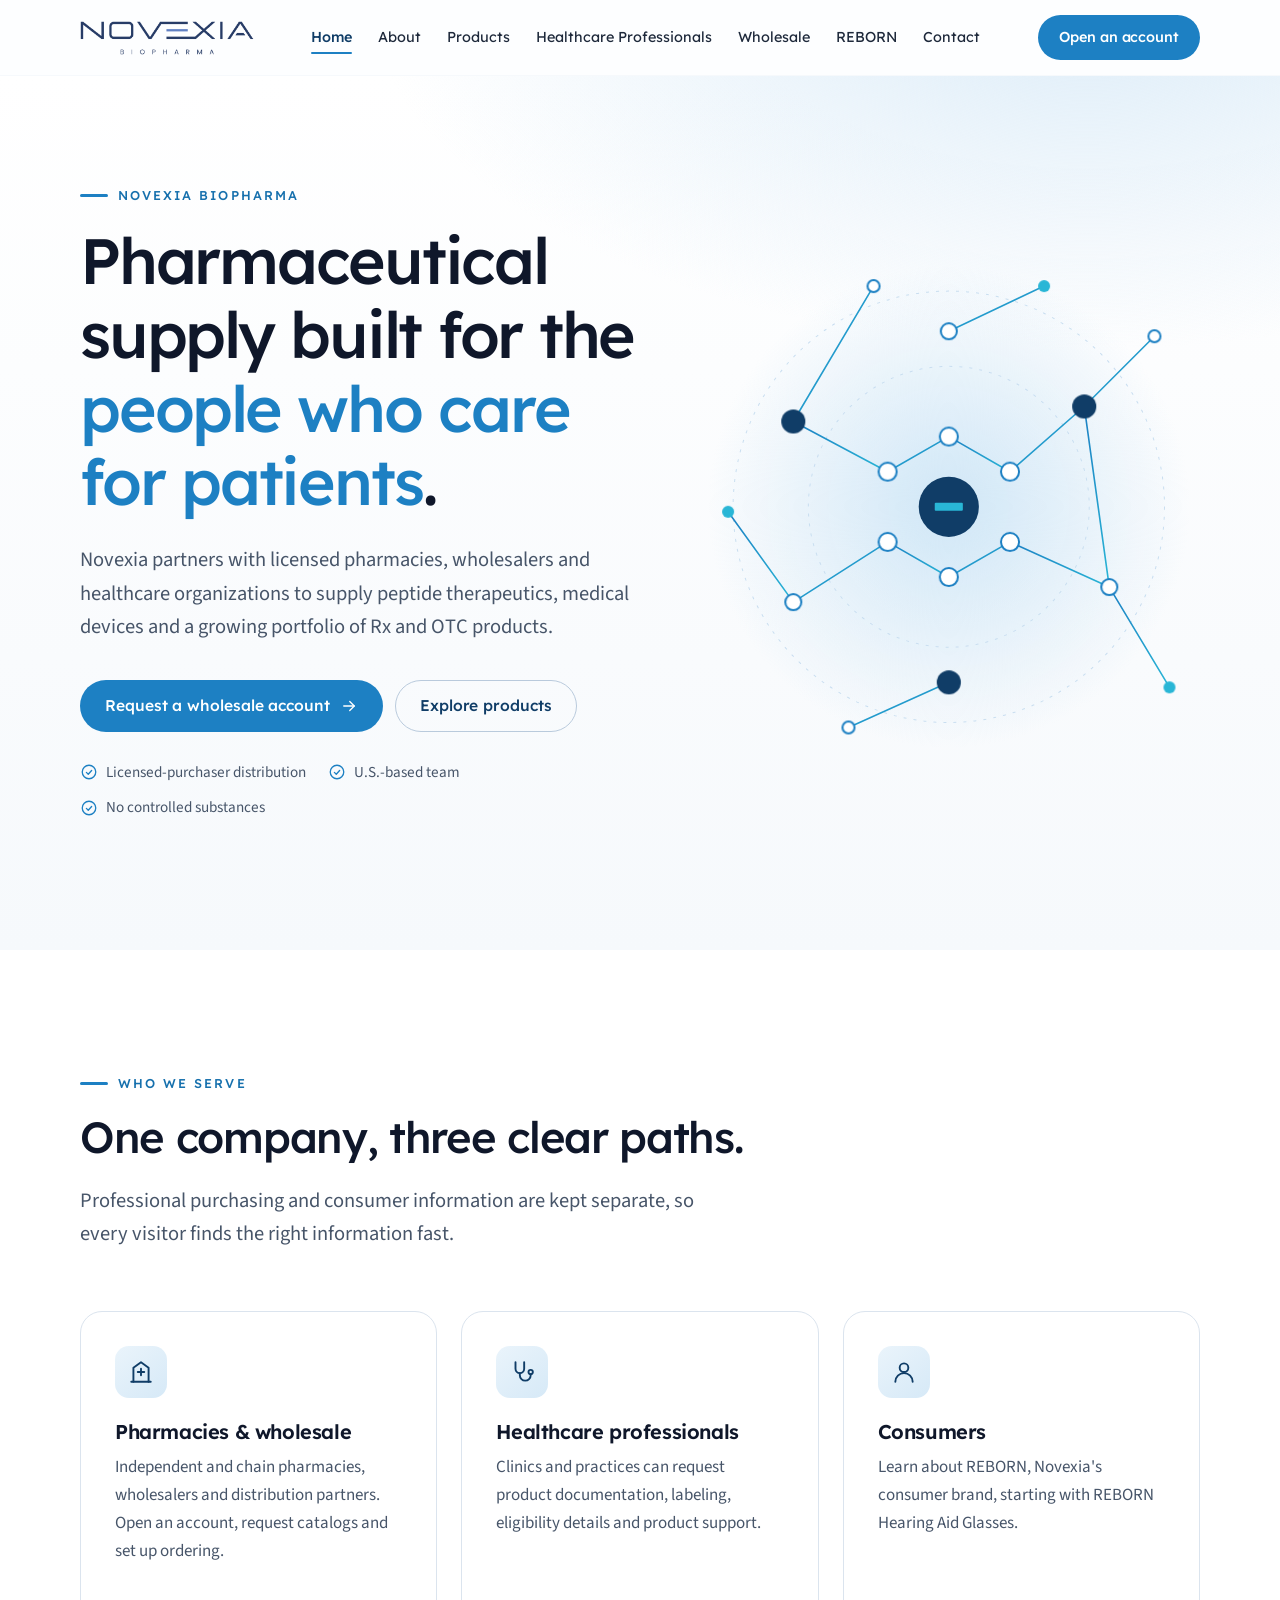
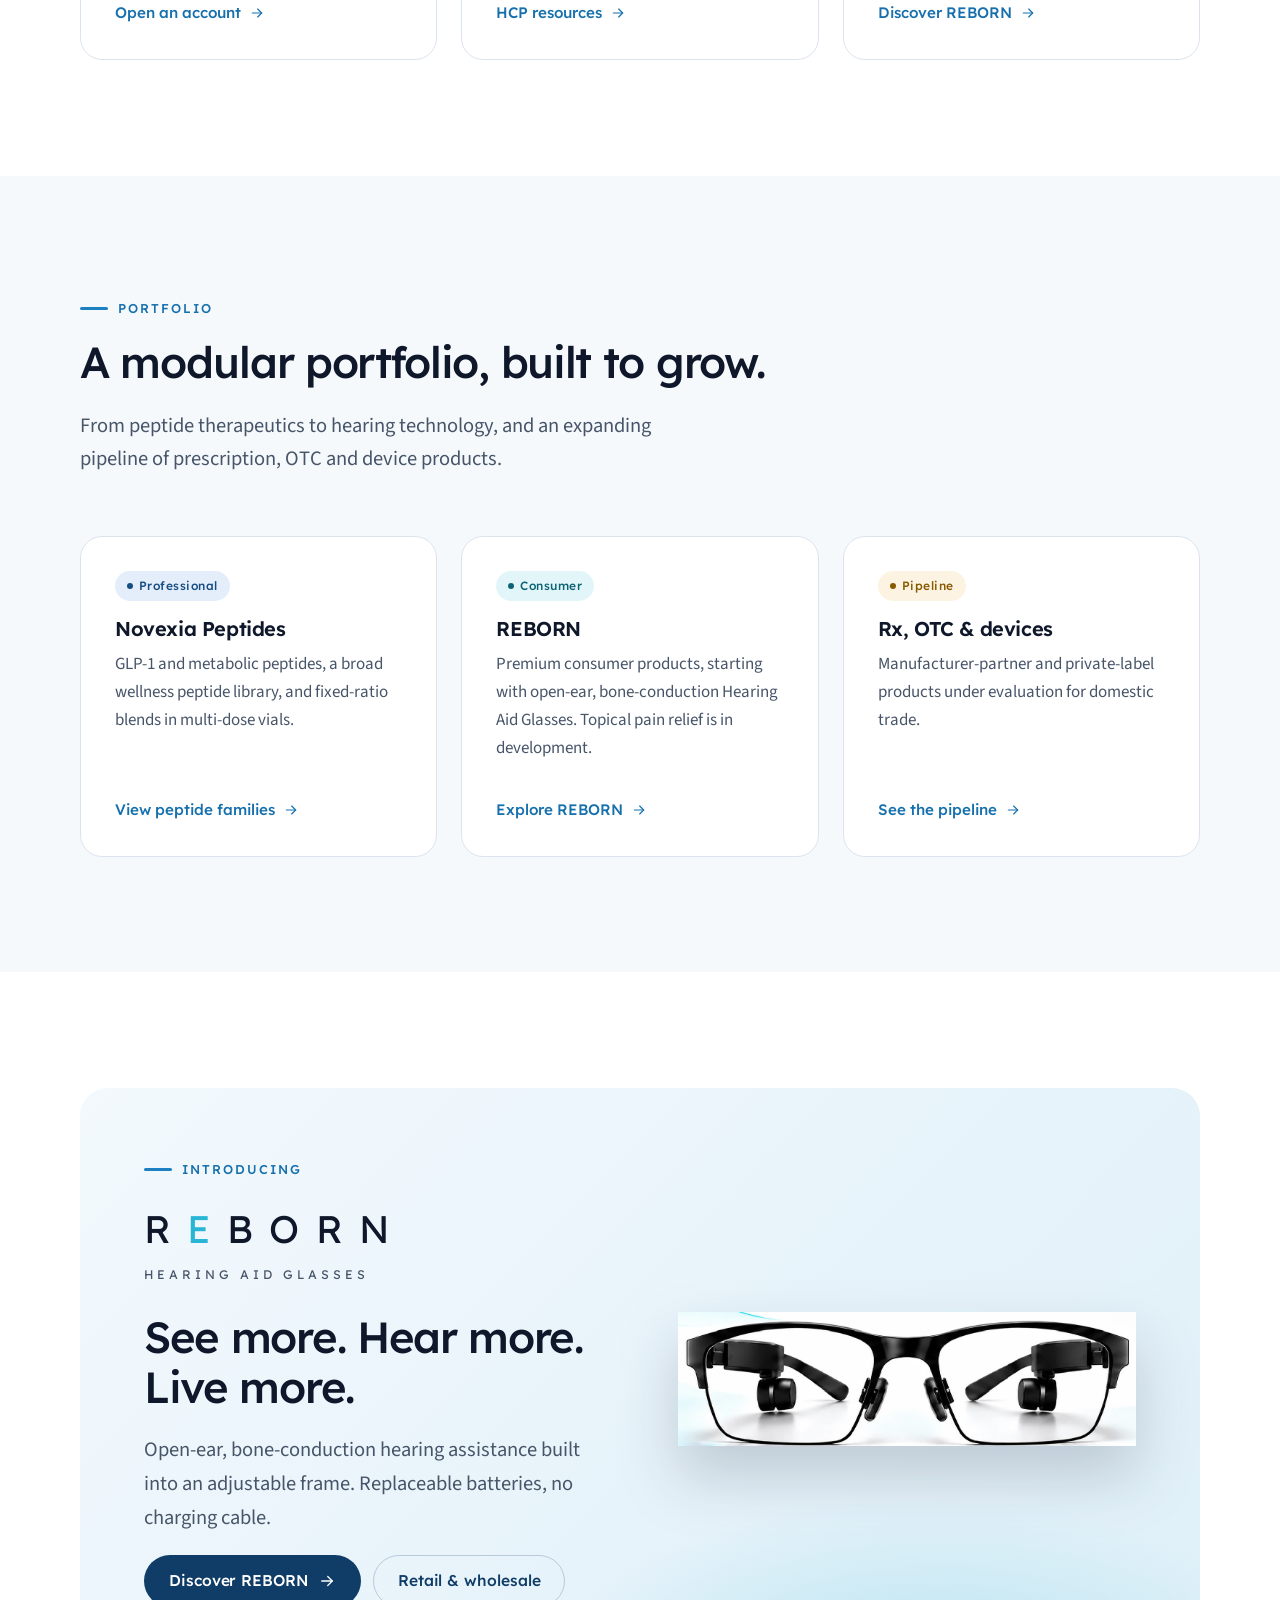
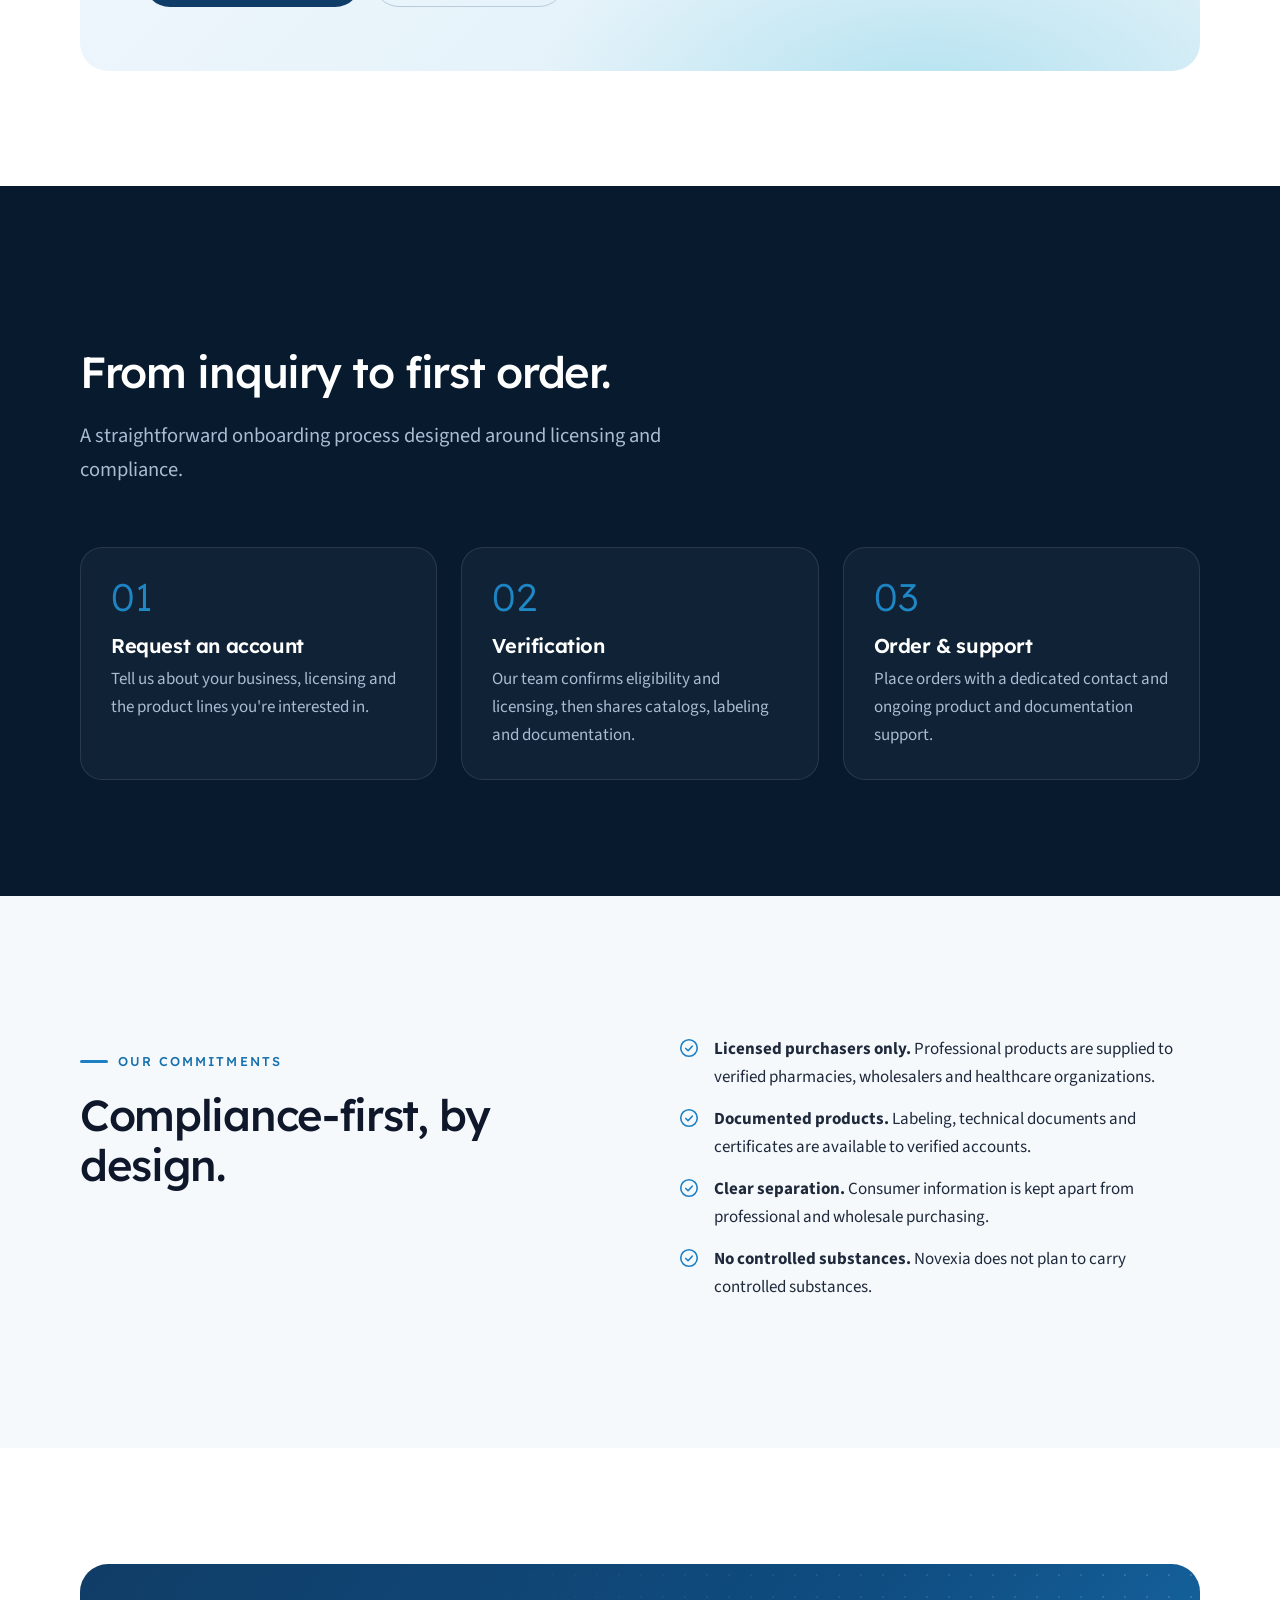
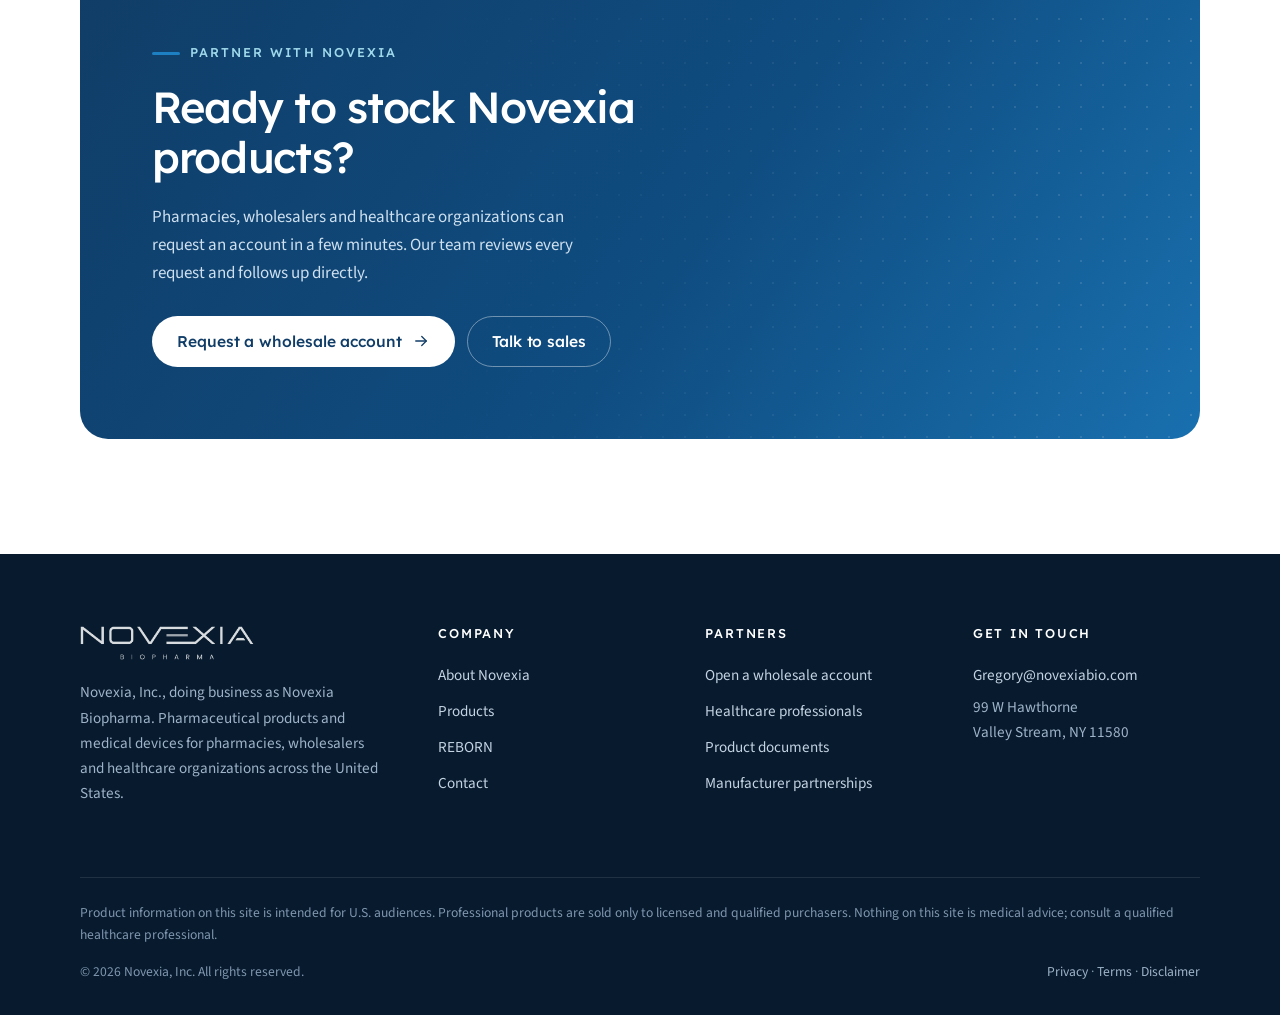
<file: index.html>
<!doctype html>
<html lang="en">
<head>
<meta charset="utf-8">
<meta name="viewport" content="width=device-width, initial-scale=1">
<title>Novexia Biopharma | Pharmaceutical Supply for Pharmacies & Healthcare</title>
<meta name="description" content="Novexia Biopharma supplies peptide therapeutics, medical devices and Rx/OTC products to licensed pharmacies, wholesalers and healthcare organizations.">
<meta name="theme-color" content="#103d67">
<meta property="og:title" content="Novexia Biopharma | Pharmaceutical Supply for Pharmacies & Healthcare">
<meta property="og:description" content="Novexia Biopharma supplies peptide therapeutics, medical devices and Rx/OTC products to licensed pharmacies, wholesalers and healthcare organizations.">
<meta property="og:type" content="website">
<meta property="og:site_name" content="Novexia Biopharma">
<link rel="icon" href="assets/img/favicon.svg" type="image/svg+xml">
<link rel="preconnect" href="https://fonts.googleapis.com"><link rel="preconnect" href="https://fonts.gstatic.com" crossorigin><link rel="stylesheet" href="https://fonts.googleapis.com/css2?family=Lexend:wght@300;400;500;600&family=Source+Sans+3:wght@400;600&display=swap">
<link rel="stylesheet" href="assets/css/styles.css">
</head>
<body>
<a class="skip-link" href="#main">Skip to content</a>
<header class="site-header">
  <div class="container header-inner">
    <a class="brand" href="index.html" aria-label="Novexia Biopharma home"><img src="assets/img/novexia-logo.png" alt="Novexia Biopharma" width="1200" height="235"></a>
    <nav class="primary-nav" id="primary-nav" aria-label="Main">
      <ul><li><a href="index.html" aria-current="page">Home</a></li><li><a href="about.html">About</a></li><li><a href="products.html">Products</a></li><li><a href="hcp.html">Healthcare Professionals</a></li><li><a href="wholesale.html">Wholesale</a></li><li><a href="reborn.html">REBORN</a></li><li><a href="contact.html">Contact</a></li></ul>
      <div class="mobile-nav-cta"><a class="btn btn--blue" href="wholesale.html">Open a wholesale account <svg viewBox="0 0 24 24" fill="none" stroke="currentColor" stroke-width="1.75" stroke-linecap="round" stroke-linejoin="round" aria-hidden="true"><path d="M5 12h14"/><path d="m13 6 6 6-6 6"/></svg></a><a class="btn btn--ghost" href="contact.html">Contact sales</a></div>
    </nav>
    <div class="header-cta">
      <a class="btn btn--blue" href="wholesale.html">Open an account</a>
      <button class="menu-toggle" type="button" aria-controls="primary-nav" aria-expanded="false" aria-label="Open menu"><span></span></button>
    </div>
  </div>
  <div class="scroll-progress" aria-hidden="true"></div>
</header>
<main id="main">
<section class="hero">
  <div class="container hero-grid">
    <div class="hero-copy">
      <p class="eyebrow">Novexia Biopharma</p>
      <h1>Pharmaceutical supply built for the <span class="accent">people who care for patients</span>.</h1>
      <p class="lead">Novexia partners with licensed pharmacies, wholesalers and healthcare organizations to supply peptide therapeutics, medical devices and a growing portfolio of Rx and OTC products.</p>
      <div class="btn-row"><a class="btn btn--blue" href="wholesale.html">Request a wholesale account <svg viewBox="0 0 24 24" fill="none" stroke="currentColor" stroke-width="1.75" stroke-linecap="round" stroke-linejoin="round" aria-hidden="true"><path d="M5 12h14"/><path d="m13 6 6 6-6 6"/></svg></a><a class="btn btn--ghost" href="products.html">Explore products</a></div>
      <ul class="hero-note"><li><svg viewBox="0 0 24 24" fill="none" stroke="currentColor" stroke-width="1.75" stroke-linecap="round" stroke-linejoin="round" aria-hidden="true"><circle cx="12" cy="12" r="9"/><path d="m8.5 12.5 2.5 2.5 4.5-5"/></svg>Licensed-purchaser distribution</li><li><svg viewBox="0 0 24 24" fill="none" stroke="currentColor" stroke-width="1.75" stroke-linecap="round" stroke-linejoin="round" aria-hidden="true"><circle cx="12" cy="12" r="9"/><path d="m8.5 12.5 2.5 2.5 4.5-5"/></svg>U.S.-based team</li><li><svg viewBox="0 0 24 24" fill="none" stroke="currentColor" stroke-width="1.75" stroke-linecap="round" stroke-linejoin="round" aria-hidden="true"><circle cx="12" cy="12" r="9"/><path d="m8.5 12.5 2.5 2.5 4.5-5"/></svg>No controlled substances</li></ul>
    </div>
    <div class="hero-visual"><svg viewBox="0 0 500 500" role="img" aria-label="Abstract illustration of a peptide molecule">
  <defs>
    <linearGradient id="lineGrad" x1="0" y1="0" x2="1" y2="1"><stop offset="0" stop-color="#1d80c3"/><stop offset="1" stop-color="#29b6d6"/></linearGradient>
    <radialGradient id="glowGrad"><stop offset="0" stop-color="#cfe6f6"/><stop offset="1" stop-color="#cfe6f6" stop-opacity="0"/></radialGradient>
  </defs>
  <circle class="mol-glow" cx="250" cy="250" r="240"/>
  <circle class="mol-ring" cx="250" cy="250" r="215"/>
  <circle class="mol-ring mol-ring--rev" cx="250" cy="250" r="140"/>
  <path class="mol-line" style="--i:0" d="M311 215L311 285"/><path class="mol-line" style="--i:1" d="M311 285L250 320"/><path class="mol-line" style="--i:2" d="M250 320L189 285"/><path class="mol-line" style="--i:3" d="M189 285L189 215"/><path class="mol-line" style="--i:4" d="M189 215L250 180"/><path class="mol-line" style="--i:5" d="M250 180L311 215"/><path class="mol-line" style="--i:6" d="M311 215L385 150"/><path class="mol-line" style="--i:7" d="M311 285L410 330"/><path class="mol-line" style="--i:8" d="M250 320L250 425"/><path class="mol-line" style="--i:9" d="M189 285L95 345"/><path class="mol-line" style="--i:10" d="M189 215L95 165"/><path class="mol-line" style="--i:11" d="M250 180L250 75"/><path class="mol-line" style="--i:12" d="M385 150L455 80"/><path class="mol-line" style="--i:13" d="M410 330L470 430"/><path class="mol-line" style="--i:14" d="M250 425L150 470"/><path class="mol-line" style="--i:15" d="M95 345L30 255"/><path class="mol-line" style="--i:16" d="M95 165L175 30"/><path class="mol-line" style="--i:17" d="M250 75L345 30"/><path class="mol-line" style="--i:18" d="M385 150L410 330"/><path class="mol-line" style="--i:19" d="M95 345L95 165"/>
  <circle class="mol-pulse" cx="250" cy="250" r="34"/>
  <circle cx="250" cy="250" r="30" fill="#103d67"/>
  <rect x="236" y="246" width="28" height="8" rx="1" fill="#29b6d6"/>
  <circle class="mol-node" style="--i:0" cx="311" cy="215" r="9"/><circle class="mol-node" style="--i:1" cx="311" cy="285" r="9"/><circle class="mol-node" style="--i:2" cx="250" cy="320" r="9"/><circle class="mol-node" style="--i:3" cx="189" cy="285" r="9"/><circle class="mol-node" style="--i:4" cx="189" cy="215" r="9"/><circle class="mol-node" style="--i:5" cx="250" cy="180" r="9"/><circle class="mol-node--core" style="--i:6" cx="385" cy="150" r="12"/><circle class="mol-node" style="--i:7" cx="410" cy="330" r="8"/><circle class="mol-node--core" style="--i:8" cx="250" cy="425" r="12"/><circle class="mol-node" style="--i:9" cx="95" cy="345" r="8"/><circle class="mol-node--core" style="--i:10" cx="95" cy="165" r="12"/><circle class="mol-node" style="--i:11" cx="250" cy="75" r="8"/><circle class="mol-node" style="--i:12" cx="455" cy="80" r="6"/><circle class="mol-node--accent" style="--i:13" cx="470" cy="430" r="6"/><circle class="mol-node" style="--i:14" cx="150" cy="470" r="6"/><circle class="mol-node--accent" style="--i:15" cx="30" cy="255" r="6"/><circle class="mol-node" style="--i:16" cx="175" cy="30" r="6"/><circle class="mol-node--accent" style="--i:17" cx="345" cy="30" r="6"/>
</svg></div>
  </div>
</section>

<section class="section section--white audience" aria-labelledby="who">
  <div class="container">
    <div class="section-head">
      <p class="eyebrow reveal">Who we serve</p>
      <h2 id="who" class="reveal" style="--d:1">One company, three clear paths.</h2>
      <p class="lead reveal" style="--d:2">Professional purchasing and consumer information are kept separate, so every visitor finds the right information fast.</p>
    </div>
    <div class="grid grid-3">
      <a class="card card--link reveal" href="wholesale.html"><div class="card-icon"><svg viewBox="0 0 24 24" fill="none" stroke="currentColor" stroke-width="1.75" stroke-linecap="round" stroke-linejoin="round" aria-hidden="true"><path d="M3 21h18"/><path d="M5 21V8l7-5 7 5v13"/><path d="M12 9v6M9 12h6"/></svg></div><h3>Pharmacies &amp; wholesale</h3><p>Independent and chain pharmacies, wholesalers and distribution partners. Open an account, request catalogs and set up ordering.</p><span class="link-arrow">Open an account <svg viewBox="0 0 24 24" fill="none" stroke="currentColor" stroke-width="1.75" stroke-linecap="round" stroke-linejoin="round" aria-hidden="true"><path d="M5 12h14"/><path d="m13 6 6 6-6 6"/></svg></span></a>
      <a class="card card--link reveal" style="--d:1" href="hcp.html"><div class="card-icon"><svg viewBox="0 0 24 24" fill="none" stroke="currentColor" stroke-width="1.75" stroke-linecap="round" stroke-linejoin="round" aria-hidden="true"><path d="M6 3v6a4 4 0 0 0 8 0V3"/><path d="M10 13v2a5 5 0 0 0 10 0v-1"/><circle cx="20" cy="12" r="2"/></svg></div><h3>Healthcare professionals</h3><p>Clinics and practices can request product documentation, labeling, eligibility details and product support.</p><span class="link-arrow">HCP resources <svg viewBox="0 0 24 24" fill="none" stroke="currentColor" stroke-width="1.75" stroke-linecap="round" stroke-linejoin="round" aria-hidden="true"><path d="M5 12h14"/><path d="m13 6 6 6-6 6"/></svg></span></a>
      <a class="card card--link reveal" style="--d:2" href="reborn.html"><div class="card-icon"><svg viewBox="0 0 24 24" fill="none" stroke="currentColor" stroke-width="1.75" stroke-linecap="round" stroke-linejoin="round" aria-hidden="true"><circle cx="12" cy="8" r="4"/><path d="M4 21a8 8 0 0 1 16 0"/></svg></div><h3>Consumers</h3><p>Learn about REBORN, Novexia's consumer brand, starting with REBORN Hearing Aid Glasses.</p><span class="link-arrow">Discover REBORN <svg viewBox="0 0 24 24" fill="none" stroke="currentColor" stroke-width="1.75" stroke-linecap="round" stroke-linejoin="round" aria-hidden="true"><path d="M5 12h14"/><path d="m13 6 6 6-6 6"/></svg></span></a>
    </div>
  </div>
</section>

<section class="section" aria-labelledby="portfolio">
  <div class="container">
    <div class="section-head">
      <p class="eyebrow reveal">Portfolio</p>
      <h2 id="portfolio" class="reveal" style="--d:1">A modular portfolio, built to grow.</h2>
      <p class="lead reveal" style="--d:2">From peptide therapeutics to hearing technology, and an expanding pipeline of prescription, OTC and device products.</p>
    </div>
    <div class="grid grid-3">
      <a class="card card--link reveal" href="products.html?filter=pro"><span class="tag tag--pro">Professional</span><h3>Novexia Peptides</h3><p>GLP-1 and metabolic peptides, a broad wellness peptide library, and fixed-ratio blends in multi-dose vials.</p><span class="link-arrow">View peptide families <svg viewBox="0 0 24 24" fill="none" stroke="currentColor" stroke-width="1.75" stroke-linecap="round" stroke-linejoin="round" aria-hidden="true"><path d="M5 12h14"/><path d="m13 6 6 6-6 6"/></svg></span></a>
      <a class="card card--link reveal" style="--d:1" href="reborn.html"><span class="tag tag--consumer">Consumer</span><h3>REBORN</h3><p>Premium consumer products, starting with open-ear, bone-conduction Hearing Aid Glasses. Topical pain relief is in development.</p><span class="link-arrow">Explore REBORN <svg viewBox="0 0 24 24" fill="none" stroke="currentColor" stroke-width="1.75" stroke-linecap="round" stroke-linejoin="round" aria-hidden="true"><path d="M5 12h14"/><path d="m13 6 6 6-6 6"/></svg></span></a>
      <a class="card card--link reveal" style="--d:2" href="products.html?filter=pipeline"><span class="tag tag--pipeline">Pipeline</span><h3>Rx, OTC &amp; devices</h3><p>Manufacturer-partner and private-label products under evaluation for domestic trade.</p><span class="link-arrow">See the pipeline <svg viewBox="0 0 24 24" fill="none" stroke="currentColor" stroke-width="1.75" stroke-linecap="round" stroke-linejoin="round" aria-hidden="true"><path d="M5 12h14"/><path d="m13 6 6 6-6 6"/></svg></span></a>
    </div>
  </div>
</section>

<section class="section section--white" aria-labelledby="reborn-h">
  <div class="container">
    <div class="reborn-band">
      <div class="split">
        <div>
          <p class="eyebrow reveal">Introducing</p>
          <p class="reborn-wordmark reveal" aria-hidden="true">R<span class="e">E</span>BORN</p>
          <p class="reborn-sub reveal">Hearing Aid Glasses</p>
          <h2 id="reborn-h" class="reveal" style="--d:1">See more. Hear more. Live more.</h2>
          <p class="lead reveal" style="--d:2">Open-ear, bone-conduction hearing assistance built into an adjustable frame. Replaceable batteries, no charging cable.</p>
          <div class="btn-row reveal" style="--d:3"><a class="btn" href="reborn.html">Discover REBORN <svg viewBox="0 0 24 24" fill="none" stroke="currentColor" stroke-width="1.75" stroke-linecap="round" stroke-linejoin="round" aria-hidden="true"><path d="M5 12h14"/><path d="m13 6 6 6-6 6"/></svg></a><a class="btn btn--ghost" href="wholesale.html">Retail &amp; wholesale</a></div>
        </div>
        <div class="reborn-img"><picture><source srcset="assets/img/reborn-glasses.webp" type="image/webp"><img src="assets/img/reborn-glasses.jpg" alt="REBORN Hearing Aid Glasses in matte black with bone-conduction modules on each temple" width="1261" height="370" loading="lazy" decoding="async"></picture></div>
      </div>
    </div>
  </div>
</section>

<section class="section section--dark" aria-labelledby="how">
  <div class="container">
    <div class="section-head">
      <p class="eyebrow reveal">How partnering works</p>
      <h2 id="how" class="reveal" style="--d:1">From inquiry to first order.</h2>
      <p class="lead reveal" style="--d:2">A straightforward onboarding process designed around licensing and compliance.</p>
    </div>
    <ol class="steps">
      <li class="reveal"><h3>Request an account</h3><p>Tell us about your business, licensing and the product lines you're interested in.</p></li>
      <li class="reveal" style="--d:1"><h3>Verification</h3><p>Our team confirms eligibility and licensing, then shares catalogs, labeling and documentation.</p></li>
      <li class="reveal" style="--d:2"><h3>Order &amp; support</h3><p>Place orders with a dedicated contact and ongoing product and documentation support.</p></li>
    </ol>
  </div>
</section>

<section class="section" aria-labelledby="commit">
  <div class="container split">
    <div>
      <p class="eyebrow reveal">Our commitments</p>
      <h2 id="commit" class="reveal" style="--d:1">Compliance-first, by design.</h2>
      <p class="lead reveal" style="--d:2">We'd rather show you accurate labeling and specifications than make claims we can't back up.</p>
    </div>
    <ul class="check-list reveal" style="--d:1">
      <li><svg viewBox="0 0 24 24" fill="none" stroke="currentColor" stroke-width="1.75" stroke-linecap="round" stroke-linejoin="round" aria-hidden="true"><circle cx="12" cy="12" r="9"/><path d="m8.5 12.5 2.5 2.5 4.5-5"/></svg><span><strong>Licensed purchasers only.</strong> Professional products are supplied to verified pharmacies, wholesalers and healthcare organizations.</span></li>
      <li><svg viewBox="0 0 24 24" fill="none" stroke="currentColor" stroke-width="1.75" stroke-linecap="round" stroke-linejoin="round" aria-hidden="true"><circle cx="12" cy="12" r="9"/><path d="m8.5 12.5 2.5 2.5 4.5-5"/></svg><span><strong>Documented products.</strong> Labeling, technical documents and certificates are available to verified accounts.</span></li>
      <li><svg viewBox="0 0 24 24" fill="none" stroke="currentColor" stroke-width="1.75" stroke-linecap="round" stroke-linejoin="round" aria-hidden="true"><circle cx="12" cy="12" r="9"/><path d="m8.5 12.5 2.5 2.5 4.5-5"/></svg><span><strong>Clear separation.</strong> Consumer information is kept apart from professional and wholesale purchasing.</span></li>
      <li><svg viewBox="0 0 24 24" fill="none" stroke="currentColor" stroke-width="1.75" stroke-linecap="round" stroke-linejoin="round" aria-hidden="true"><circle cx="12" cy="12" r="9"/><path d="m8.5 12.5 2.5 2.5 4.5-5"/></svg><span><strong>No controlled substances.</strong> Novexia does not plan to carry controlled substances.</span></li>
    </ul>
  </div>
</section>
<section class="section section--white">
  <div class="container">
    <div class="cta-band reveal">
      <p class="eyebrow" style="color:#9fd8ea">Partner with Novexia</p>
      <h2>Ready to stock Novexia products?</h2>
      <p>Pharmacies, wholesalers and healthcare organizations can request an account in a few minutes. Our team reviews every request and follows up directly.</p>
      <div class="btn-row"><a class="btn btn--light" href="wholesale.html">Request a wholesale account <svg viewBox="0 0 24 24" fill="none" stroke="currentColor" stroke-width="1.75" stroke-linecap="round" stroke-linejoin="round" aria-hidden="true"><path d="M5 12h14"/><path d="m13 6 6 6-6 6"/></svg></a><a class="btn btn--outline-light" href="contact.html">Talk to sales</a></div>
    </div>
  </div>
</section>
</main>
<footer class="site-footer">
  <div class="container">
    <div class="footer-grid">
      <div class="footer-brand">
        <img src="assets/img/novexia-logo-white.png" alt="Novexia Biopharma" width="1200" height="235" loading="lazy">
        <p>Novexia, Inc., doing business as Novexia Biopharma. Pharmaceutical products and medical devices for pharmacies, wholesalers and healthcare organizations across the United States.</p>
      </div>
      <div>
        <h2>Company</h2>
        <ul><li><a href="about.html">About Novexia</a></li><li><a href="products.html">Products</a></li><li><a href="reborn.html">REBORN</a></li><li><a href="contact.html">Contact</a></li></ul>
      </div>
      <div>
        <h2>Partners</h2>
        <ul><li><a href="wholesale.html">Open a wholesale account</a></li><li><a href="hcp.html">Healthcare professionals</a></li><li><a href="hcp.html#documents">Product documents</a></li><li><a href="contact.html?topic=partnership">Manufacturer partnerships</a></li></ul>
      </div>
      <div>
        <h2>Get in touch</h2>
        <ul><li><a href="mailto:Gregory@novexiabio.com">Gregory@novexiabio.com</a></li><li><span>99 W Hawthorne<br>Valley Stream, NY 11580</span></li></ul>
      </div>
    </div>
    <div class="footer-bottom">
      <p class="mb-0">Product information on this site is intended for U.S. audiences. Professional products are sold only to licensed and qualified purchasers. Nothing on this site is medical advice; consult a qualified healthcare professional.</p>
      <div class="row"><span>&copy; <span data-year>2026</span> Novexia, Inc. All rights reserved.</span><span><a href="legal.html#privacy">Privacy</a> &middot; <a href="legal.html#terms">Terms</a> &middot; <a href="legal.html#disclaimer">Disclaimer</a></span></div>
    </div>
  </div>
</footer>
<script src="assets/js/main.js" defer></script>
</body>
</html>
</file>
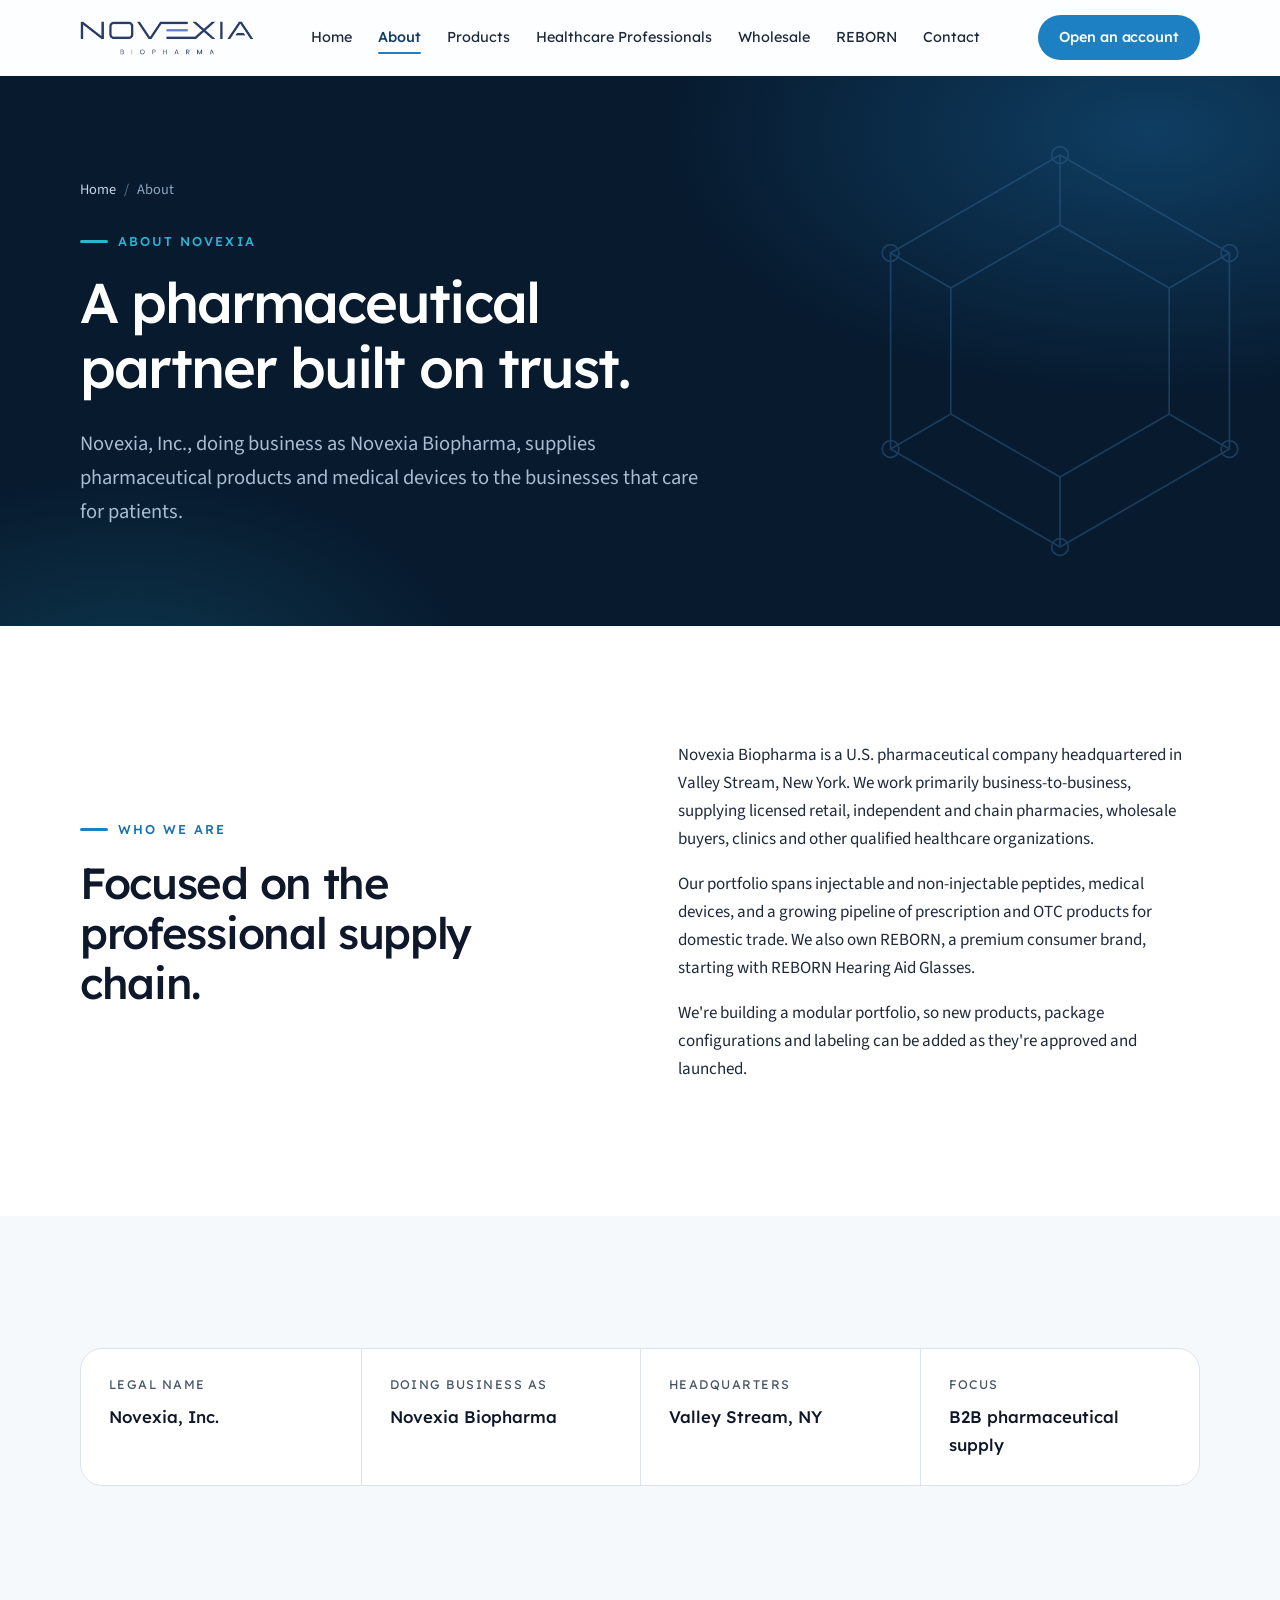
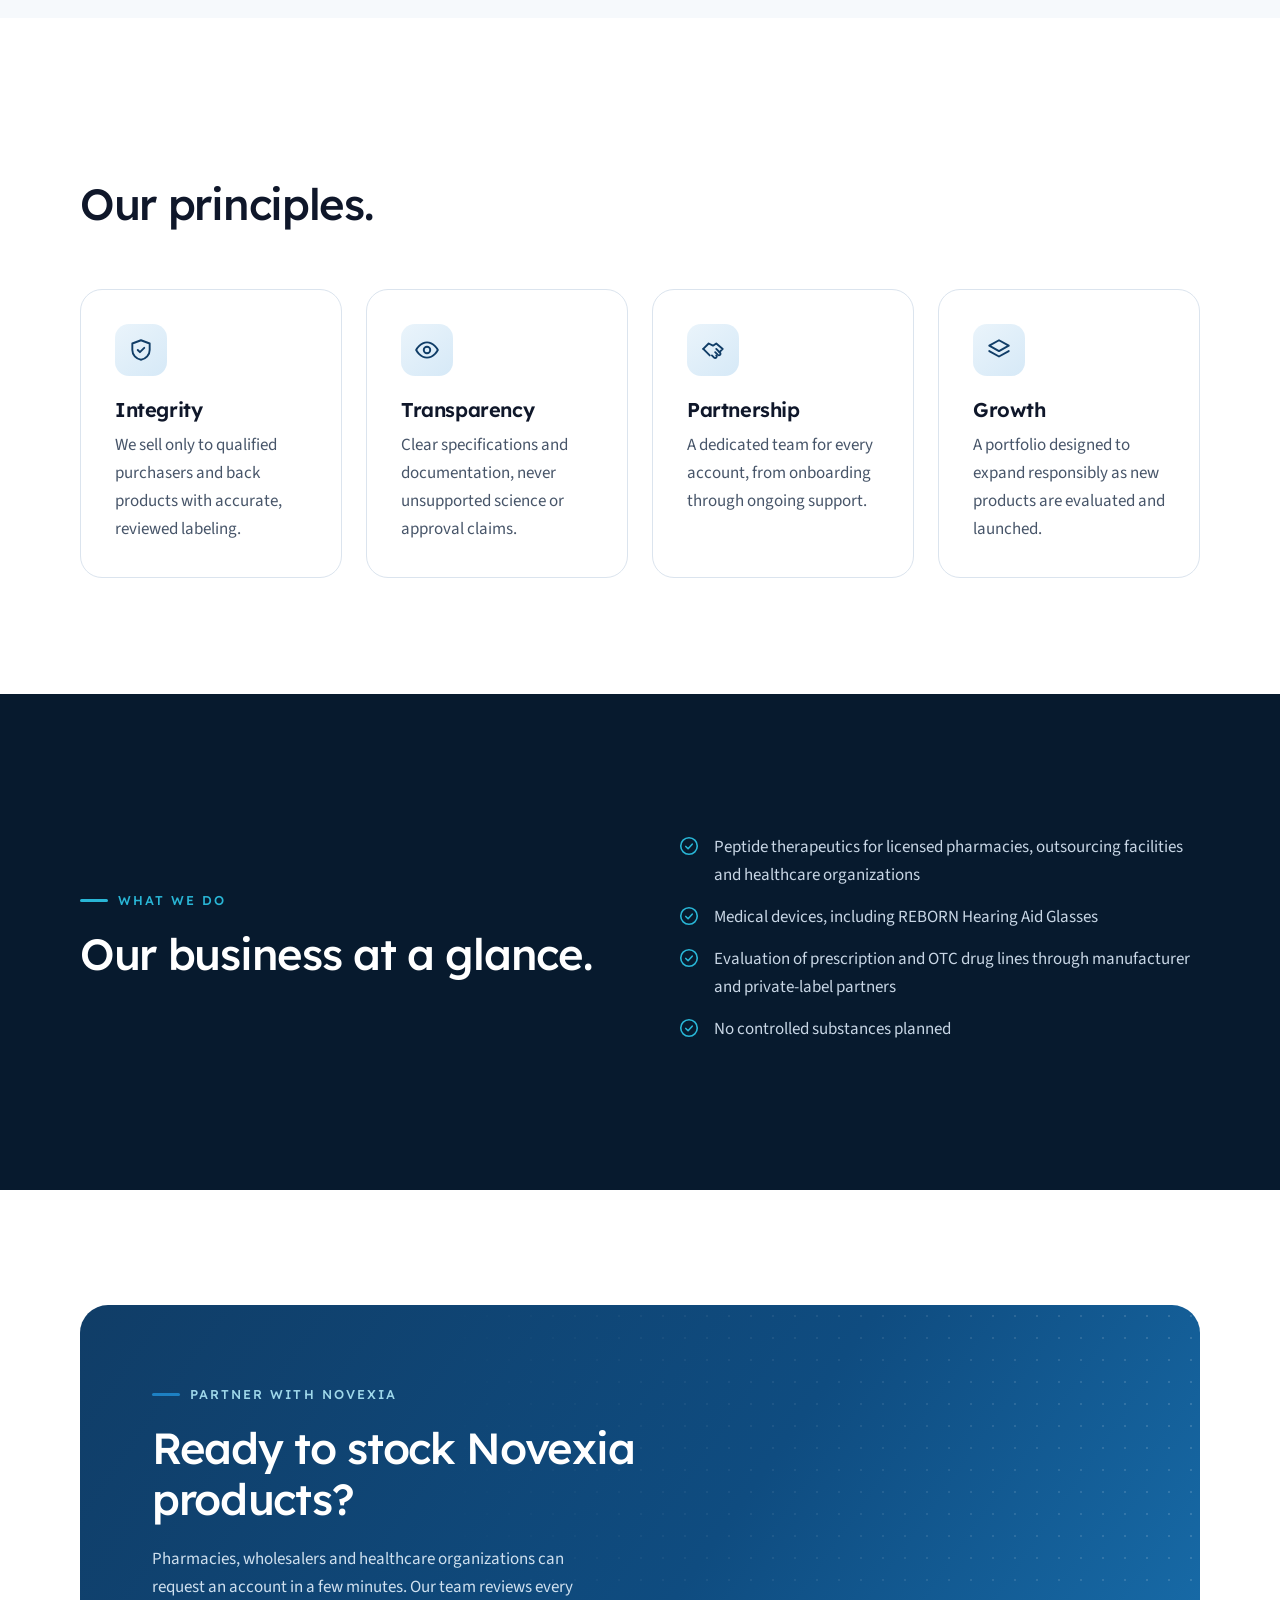
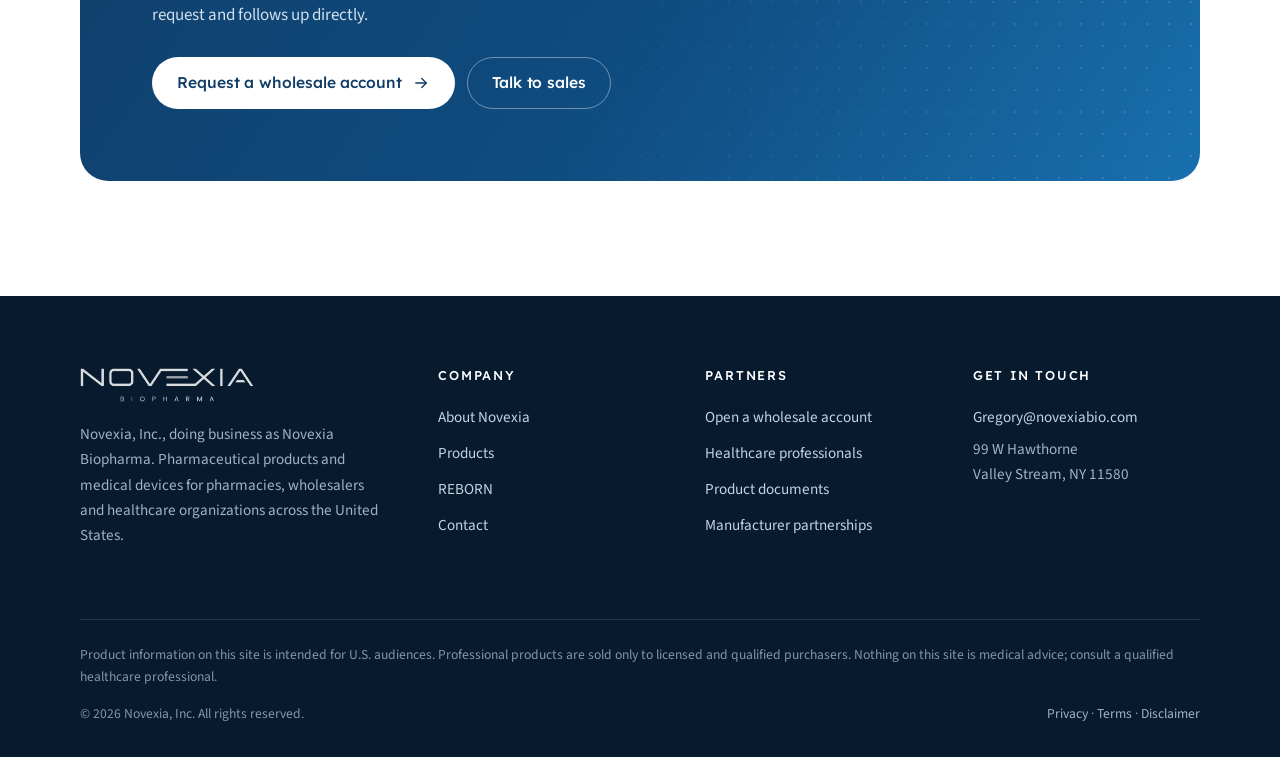
<file: about.html>
<!doctype html>
<html lang="en">
<head>
<meta charset="utf-8">
<meta name="viewport" content="width=device-width, initial-scale=1">
<title>About | Novexia Biopharma</title>
<meta name="description" content="Novexia, Inc., doing business as Novexia Biopharma, is a U.S. pharmaceutical company serving pharmacies, wholesalers and healthcare organizations.">
<meta name="theme-color" content="#103d67">
<meta property="og:title" content="About | Novexia Biopharma">
<meta property="og:description" content="Novexia, Inc., doing business as Novexia Biopharma, is a U.S. pharmaceutical company serving pharmacies, wholesalers and healthcare organizations.">
<meta property="og:type" content="website">
<meta property="og:site_name" content="Novexia Biopharma">
<link rel="icon" href="assets/img/favicon.svg" type="image/svg+xml">
<link rel="preconnect" href="https://fonts.googleapis.com"><link rel="preconnect" href="https://fonts.gstatic.com" crossorigin><link rel="stylesheet" href="https://fonts.googleapis.com/css2?family=Lexend:wght@300;400;500;600&family=Source+Sans+3:wght@400;600&display=swap">
<link rel="stylesheet" href="assets/css/styles.css">
</head>
<body>
<a class="skip-link" href="#main">Skip to content</a>
<header class="site-header">
  <div class="container header-inner">
    <a class="brand" href="index.html" aria-label="Novexia Biopharma home"><img src="assets/img/novexia-logo.png" alt="Novexia Biopharma" width="1200" height="235"></a>
    <nav class="primary-nav" id="primary-nav" aria-label="Main">
      <ul><li><a href="index.html">Home</a></li><li><a href="about.html" aria-current="page">About</a></li><li><a href="products.html">Products</a></li><li><a href="hcp.html">Healthcare Professionals</a></li><li><a href="wholesale.html">Wholesale</a></li><li><a href="reborn.html">REBORN</a></li><li><a href="contact.html">Contact</a></li></ul>
      <div class="mobile-nav-cta"><a class="btn btn--blue" href="wholesale.html">Open a wholesale account <svg viewBox="0 0 24 24" fill="none" stroke="currentColor" stroke-width="1.75" stroke-linecap="round" stroke-linejoin="round" aria-hidden="true"><path d="M5 12h14"/><path d="m13 6 6 6-6 6"/></svg></a><a class="btn btn--ghost" href="contact.html">Contact sales</a></div>
    </nav>
    <div class="header-cta">
      <a class="btn btn--blue" href="wholesale.html">Open an account</a>
      <button class="menu-toggle" type="button" aria-controls="primary-nav" aria-expanded="false" aria-label="Open menu"><span></span></button>
    </div>
  </div>
  <div class="scroll-progress" aria-hidden="true"></div>
</header>
<main id="main">
<section class="page-hero">
  <svg class="hex-bg" viewBox="0 0 400 400" fill="none" stroke="currentColor" stroke-width="1.2" aria-hidden="true"><path d="M200 60l121 70v140l-121 70-121-70V130z"/><path d="M200 110l78 45v90l-78 45-78-45v-90z"/><path d="M200 60v50M321 130l-43 25M321 270l-43-25M200 340v-50M79 270l43-25M79 130l43 25"/><circle cx="200" cy="60" r="6"/><circle cx="321" cy="130" r="6"/><circle cx="321" cy="270" r="6"/><circle cx="200" cy="340" r="6"/><circle cx="79" cy="270" r="6"/><circle cx="79" cy="130" r="6"/></svg>
  <div class="container">
    <ol class="breadcrumb" aria-label="Breadcrumb"><li><a href="index.html">Home</a></li><li aria-current="page">About</li></ol>
    <p class="eyebrow">About Novexia</p>
    <h1>A pharmaceutical partner built on trust.</h1>
    <p class="lead">Novexia, Inc., doing business as Novexia Biopharma, supplies pharmaceutical products and medical devices to the businesses that care for patients.</p>
  </div>
</section>
<section class="section section--white">
  <div class="container split">
    <div>
      <p class="eyebrow reveal">Who we are</p>
      <h2 class="reveal" style="--d:1">Focused on the professional supply chain.</h2>
    </div>
    <div class="prose reveal" style="--d:1">
      <p>Novexia Biopharma is a U.S. pharmaceutical company headquartered in Valley Stream, New York. We work primarily business-to-business, supplying licensed retail, independent and chain pharmacies, wholesale buyers, clinics and other qualified healthcare organizations.</p>
      <p>Our portfolio spans injectable and non-injectable peptides, medical devices, and a growing pipeline of prescription and OTC products for domestic trade. We also own REBORN, a premium consumer brand, starting with REBORN Hearing Aid Glasses.</p>
      <p>We're building a modular portfolio, so new products, package configurations and labeling can be added as they're approved and launched.</p>
    </div>
  </div>
</section>

<section class="section">
  <div class="container">
    <dl class="facts reveal">
      <div><dt>Legal name</dt><dd>Novexia, Inc.</dd></div>
      <div><dt>Doing business as</dt><dd>Novexia Biopharma</dd></div>
      <div><dt>Headquarters</dt><dd>Valley Stream, NY</dd></div>
      <div><dt>Focus</dt><dd>B2B pharmaceutical supply</dd></div>
    </dl>
  </div>
</section>

<section class="section section--white">
  <div class="container">
    <div class="section-head">
      <p class="eyebrow reveal">What guides us</p>
      <h2 class="reveal" style="--d:1">Our principles.</h2>
    </div>
    <div class="grid grid-4">
      <div class="card reveal"><div class="card-icon"><svg viewBox="0 0 24 24" fill="none" stroke="currentColor" stroke-width="1.75" stroke-linecap="round" stroke-linejoin="round" aria-hidden="true"><path d="M12 3 4 6v6c0 4.5 3.4 8.3 8 9 4.6-.7 8-4.5 8-9V6l-8-3Z"/><path d="m9 12 2 2 4-4"/></svg></div><h3>Integrity</h3><p>We sell only to qualified purchasers and back products with accurate, reviewed labeling.</p></div>
      <div class="card reveal" style="--d:1"><div class="card-icon"><svg viewBox="0 0 24 24" fill="none" stroke="currentColor" stroke-width="1.75" stroke-linecap="round" stroke-linejoin="round" aria-hidden="true"><path d="M2 12s3.6-7 10-7 10 7 10 7-3.6 7-10 7S2 12 2 12Z"/><circle cx="12" cy="12" r="3"/></svg></div><h3>Transparency</h3><p>Clear specifications and documentation, never unsupported science or approval claims.</p></div>
      <div class="card reveal" style="--d:2"><div class="card-icon"><svg viewBox="0 0 24 24" fill="none" stroke="currentColor" stroke-width="1.75" stroke-linecap="round" stroke-linejoin="round" aria-hidden="true"><path d="m11 17 2 2a1.4 1.4 0 0 0 2-2"/><path d="m14 14 2.5 2.5a1.4 1.4 0 0 0 2-2L15 11"/><path d="M3 11l5-5 4 2 3-2 6 5-3 3"/><path d="M3 11l6 6"/></svg></div><h3>Partnership</h3><p>A dedicated team for every account, from onboarding through ongoing support.</p></div>
      <div class="card reveal" style="--d:3"><div class="card-icon"><svg viewBox="0 0 24 24" fill="none" stroke="currentColor" stroke-width="1.75" stroke-linecap="round" stroke-linejoin="round" aria-hidden="true"><path d="m12 3 9 5-9 5-9-5 9-5Z"/><path d="m3 13 9 5 9-5"/></svg></div><h3>Growth</h3><p>A portfolio designed to expand responsibly as new products are evaluated and launched.</p></div>
    </div>
  </div>
</section>

<section class="section section--dark">
  <div class="container split">
    <div>
      <p class="eyebrow reveal">What we do</p>
      <h2 class="reveal" style="--d:1">Our business at a glance.</h2>
    </div>
    <ul class="check-list reveal" style="--d:1">
      <li><svg viewBox="0 0 24 24" fill="none" stroke="currentColor" stroke-width="1.75" stroke-linecap="round" stroke-linejoin="round" aria-hidden="true"><circle cx="12" cy="12" r="9"/><path d="m8.5 12.5 2.5 2.5 4.5-5"/></svg><span>Peptide therapeutics for licensed pharmacies, outsourcing facilities and healthcare organizations</span></li>
      <li><svg viewBox="0 0 24 24" fill="none" stroke="currentColor" stroke-width="1.75" stroke-linecap="round" stroke-linejoin="round" aria-hidden="true"><circle cx="12" cy="12" r="9"/><path d="m8.5 12.5 2.5 2.5 4.5-5"/></svg><span>Medical devices, including REBORN Hearing Aid Glasses</span></li>
      <li><svg viewBox="0 0 24 24" fill="none" stroke="currentColor" stroke-width="1.75" stroke-linecap="round" stroke-linejoin="round" aria-hidden="true"><circle cx="12" cy="12" r="9"/><path d="m8.5 12.5 2.5 2.5 4.5-5"/></svg><span>Evaluation of prescription and OTC drug lines through manufacturer and private-label partners</span></li>
      <li><svg viewBox="0 0 24 24" fill="none" stroke="currentColor" stroke-width="1.75" stroke-linecap="round" stroke-linejoin="round" aria-hidden="true"><circle cx="12" cy="12" r="9"/><path d="m8.5 12.5 2.5 2.5 4.5-5"/></svg><span>No controlled substances planned</span></li>
    </ul>
  </div>
</section>
<section class="section section--white">
  <div class="container">
    <div class="cta-band reveal">
      <p class="eyebrow" style="color:#9fd8ea">Partner with Novexia</p>
      <h2>Ready to stock Novexia products?</h2>
      <p>Pharmacies, wholesalers and healthcare organizations can request an account in a few minutes. Our team reviews every request and follows up directly.</p>
      <div class="btn-row"><a class="btn btn--light" href="wholesale.html">Request a wholesale account <svg viewBox="0 0 24 24" fill="none" stroke="currentColor" stroke-width="1.75" stroke-linecap="round" stroke-linejoin="round" aria-hidden="true"><path d="M5 12h14"/><path d="m13 6 6 6-6 6"/></svg></a><a class="btn btn--outline-light" href="contact.html">Talk to sales</a></div>
    </div>
  </div>
</section>
</main>
<footer class="site-footer">
  <div class="container">
    <div class="footer-grid">
      <div class="footer-brand">
        <img src="assets/img/novexia-logo-white.png" alt="Novexia Biopharma" width="1200" height="235" loading="lazy">
        <p>Novexia, Inc., doing business as Novexia Biopharma. Pharmaceutical products and medical devices for pharmacies, wholesalers and healthcare organizations across the United States.</p>
      </div>
      <div>
        <h2>Company</h2>
        <ul><li><a href="about.html">About Novexia</a></li><li><a href="products.html">Products</a></li><li><a href="reborn.html">REBORN</a></li><li><a href="contact.html">Contact</a></li></ul>
      </div>
      <div>
        <h2>Partners</h2>
        <ul><li><a href="wholesale.html">Open a wholesale account</a></li><li><a href="hcp.html">Healthcare professionals</a></li><li><a href="hcp.html#documents">Product documents</a></li><li><a href="contact.html?topic=partnership">Manufacturer partnerships</a></li></ul>
      </div>
      <div>
        <h2>Get in touch</h2>
        <ul><li><a href="mailto:Gregory@novexiabio.com">Gregory@novexiabio.com</a></li><li><span>99 W Hawthorne<br>Valley Stream, NY 11580</span></li></ul>
      </div>
    </div>
    <div class="footer-bottom">
      <p class="mb-0">Product information on this site is intended for U.S. audiences. Professional products are sold only to licensed and qualified purchasers. Nothing on this site is medical advice; consult a qualified healthcare professional.</p>
      <div class="row"><span>&copy; <span data-year>2026</span> Novexia, Inc. All rights reserved.</span><span><a href="legal.html#privacy">Privacy</a> &middot; <a href="legal.html#terms">Terms</a> &middot; <a href="legal.html#disclaimer">Disclaimer</a></span></div>
    </div>
  </div>
</footer>
<script src="assets/js/main.js" defer></script>
</body>
</html>
</file>
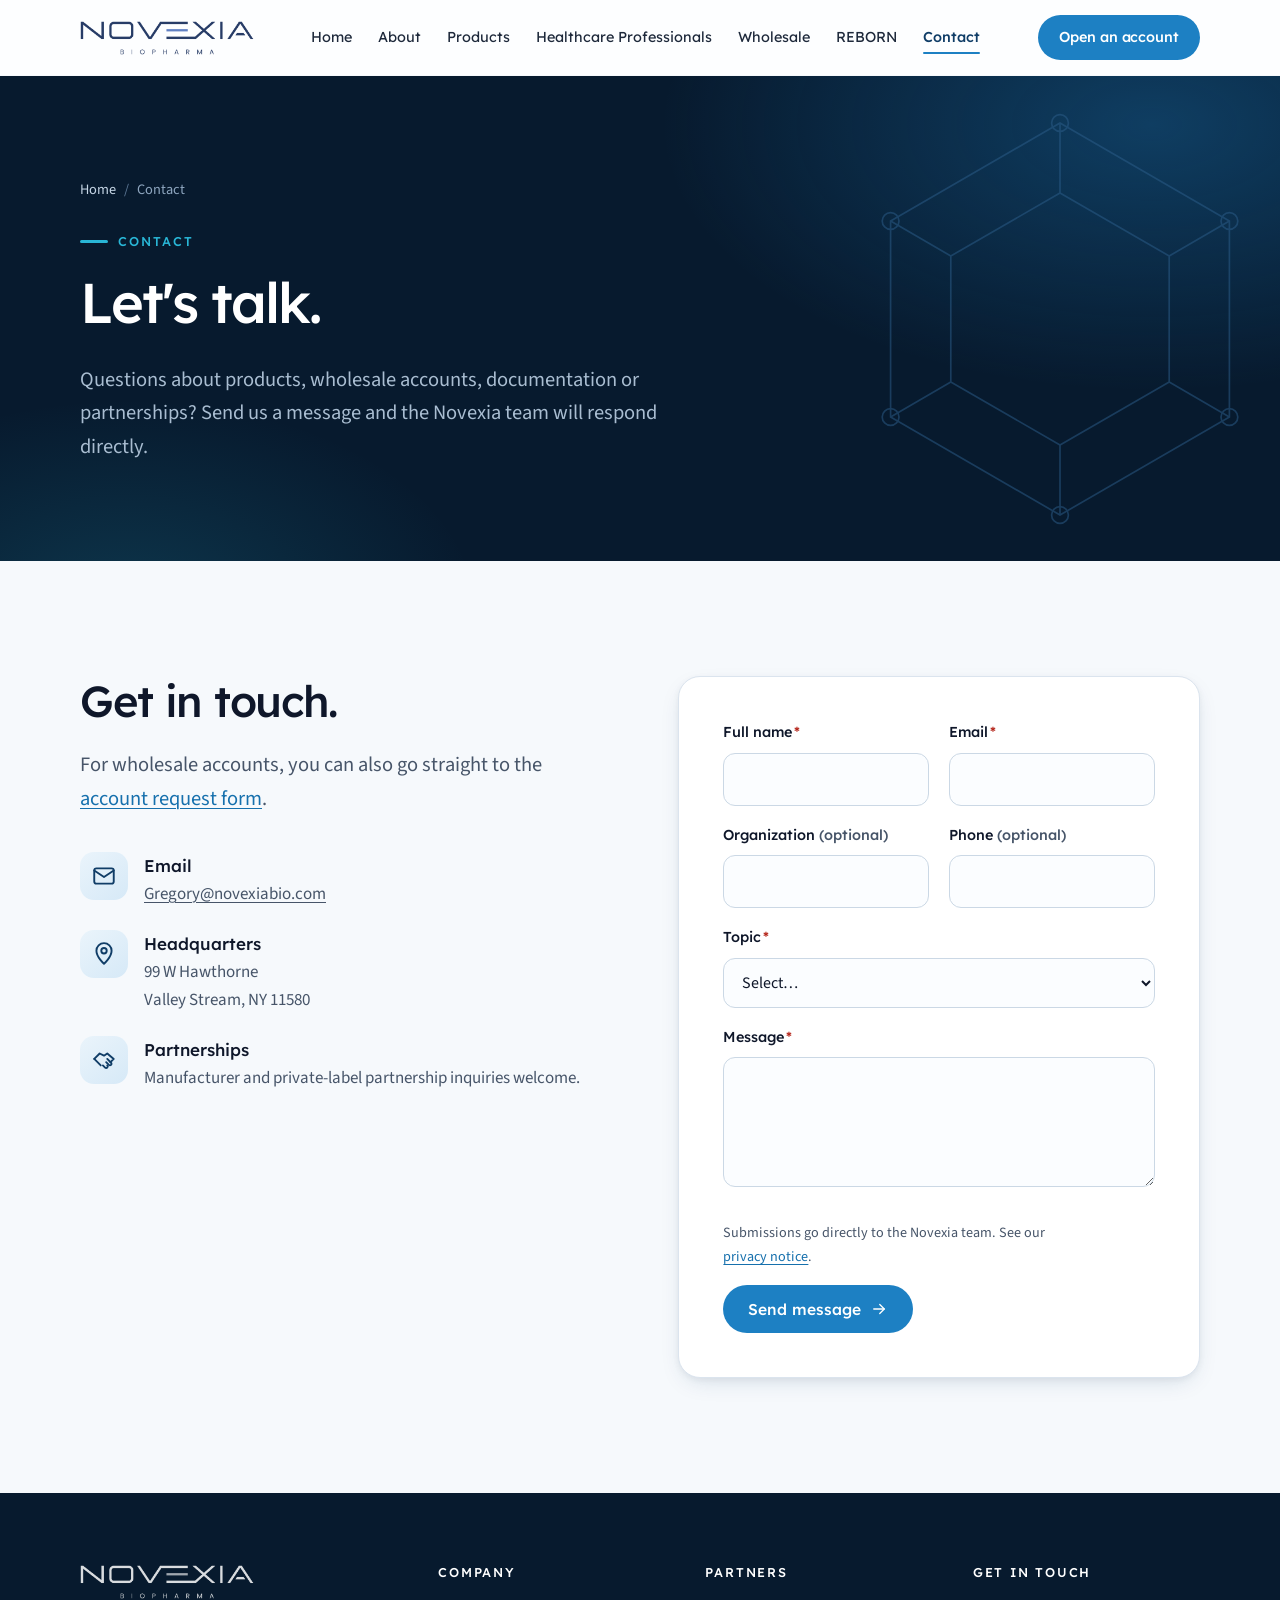
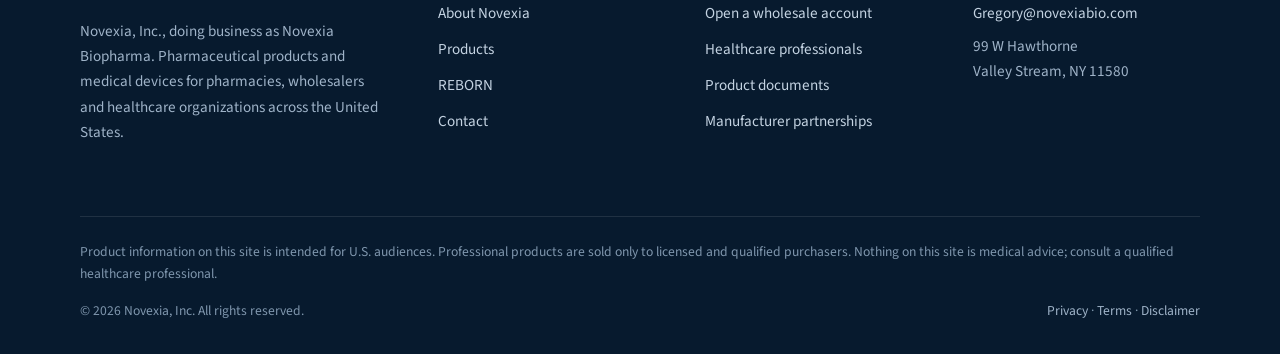
<file: contact.html>
<!doctype html>
<html lang="en">
<head>
<meta charset="utf-8">
<meta name="viewport" content="width=device-width, initial-scale=1">
<title>Contact | Novexia Biopharma</title>
<meta name="description" content="Contact Novexia Biopharma about wholesale accounts, product documentation, REBORN products or partnerships.">
<meta name="theme-color" content="#103d67">
<meta property="og:title" content="Contact | Novexia Biopharma">
<meta property="og:description" content="Contact Novexia Biopharma about wholesale accounts, product documentation, REBORN products or partnerships.">
<meta property="og:type" content="website">
<meta property="og:site_name" content="Novexia Biopharma">
<link rel="icon" href="assets/img/favicon.svg" type="image/svg+xml">
<link rel="preconnect" href="https://fonts.googleapis.com"><link rel="preconnect" href="https://fonts.gstatic.com" crossorigin><link rel="stylesheet" href="https://fonts.googleapis.com/css2?family=Lexend:wght@300;400;500;600&family=Source+Sans+3:wght@400;600&display=swap">
<link rel="stylesheet" href="assets/css/styles.css">
</head>
<body>
<a class="skip-link" href="#main">Skip to content</a>
<header class="site-header">
  <div class="container header-inner">
    <a class="brand" href="index.html" aria-label="Novexia Biopharma home"><img src="assets/img/novexia-logo.png" alt="Novexia Biopharma" width="1200" height="235"></a>
    <nav class="primary-nav" id="primary-nav" aria-label="Main">
      <ul><li><a href="index.html">Home</a></li><li><a href="about.html">About</a></li><li><a href="products.html">Products</a></li><li><a href="hcp.html">Healthcare Professionals</a></li><li><a href="wholesale.html">Wholesale</a></li><li><a href="reborn.html">REBORN</a></li><li><a href="contact.html" aria-current="page">Contact</a></li></ul>
      <div class="mobile-nav-cta"><a class="btn btn--blue" href="wholesale.html">Open a wholesale account <svg viewBox="0 0 24 24" fill="none" stroke="currentColor" stroke-width="1.75" stroke-linecap="round" stroke-linejoin="round" aria-hidden="true"><path d="M5 12h14"/><path d="m13 6 6 6-6 6"/></svg></a><a class="btn btn--ghost" href="contact.html">Contact sales</a></div>
    </nav>
    <div class="header-cta">
      <a class="btn btn--blue" href="wholesale.html">Open an account</a>
      <button class="menu-toggle" type="button" aria-controls="primary-nav" aria-expanded="false" aria-label="Open menu"><span></span></button>
    </div>
  </div>
  <div class="scroll-progress" aria-hidden="true"></div>
</header>
<main id="main">
<section class="page-hero">
  <svg class="hex-bg" viewBox="0 0 400 400" fill="none" stroke="currentColor" stroke-width="1.2" aria-hidden="true"><path d="M200 60l121 70v140l-121 70-121-70V130z"/><path d="M200 110l78 45v90l-78 45-78-45v-90z"/><path d="M200 60v50M321 130l-43 25M321 270l-43-25M200 340v-50M79 270l43-25M79 130l43 25"/><circle cx="200" cy="60" r="6"/><circle cx="321" cy="130" r="6"/><circle cx="321" cy="270" r="6"/><circle cx="200" cy="340" r="6"/><circle cx="79" cy="270" r="6"/><circle cx="79" cy="130" r="6"/></svg>
  <div class="container">
    <ol class="breadcrumb" aria-label="Breadcrumb"><li><a href="index.html">Home</a></li><li aria-current="page">Contact</li></ol>
    <p class="eyebrow">Contact</p>
    <h1>Let's talk.</h1>
    <p class="lead">Questions about products, wholesale accounts, documentation or partnerships? Send us a message and the Novexia team will respond directly.</p>
  </div>
</section>
<section class="section">
  <div class="container split" style="align-items:start">
    <div>
      <h2 class="reveal">Get in touch.</h2>
      <p class="lead reveal" style="--d:1">For wholesale accounts, you can also go straight to the <a href="wholesale.html">account request form</a>.</p>
      <ul class="contact-list reveal" style="--d:2;margin-top:36px">
        <li><div class="card-icon"><svg viewBox="0 0 24 24" fill="none" stroke="currentColor" stroke-width="1.75" stroke-linecap="round" stroke-linejoin="round" aria-hidden="true"><rect x="3" y="5" width="18" height="14" rx="2"/><path d="m3 7 9 6 9-6"/></svg></div><div><strong>Email</strong><a href="mailto:Gregory@novexiabio.com">Gregory@novexiabio.com</a></div></li>
        <li><div class="card-icon"><svg viewBox="0 0 24 24" fill="none" stroke="currentColor" stroke-width="1.75" stroke-linecap="round" stroke-linejoin="round" aria-hidden="true"><path d="M12 21s-7-6.2-7-12a7 7 0 0 1 14 0c0 5.8-7 12-7 12Z"/><circle cx="12" cy="9" r="2.5"/></svg></div><div><strong>Headquarters</strong><span>99 W Hawthorne<br>Valley Stream, NY 11580</span></div></li>
        <li><div class="card-icon"><svg viewBox="0 0 24 24" fill="none" stroke="currentColor" stroke-width="1.75" stroke-linecap="round" stroke-linejoin="round" aria-hidden="true"><path d="m11 17 2 2a1.4 1.4 0 0 0 2-2"/><path d="m14 14 2.5 2.5a1.4 1.4 0 0 0 2-2L15 11"/><path d="M3 11l5-5 4 2 3-2 6 5-3 3"/><path d="M3 11l6 6"/></svg></div><div><strong>Partnerships</strong><span>Manufacturer and private-label partnership inquiries welcome.</span></div></li>
      </ul>
    </div>
    <form class="form-card reveal" style="--d:1" name="contact" method="POST" data-netlify="true" netlify-honeypot="bot-field" data-inquiry novalidate>
      <input type="hidden" name="form-name" value="contact"><input type="hidden" name="subject" value="Website inquiry: Novexia Biopharma"><input type="text" name="bot-field" class="hp" tabindex="-1" autocomplete="off" aria-hidden="true">
      <div class="form-grid">
        <div class="field"><label for="name">Full name<span class="req" aria-hidden="true">*</span></label><input id="name" name="name" type="text" required autocomplete="name" aria-describedby="name-err"><p class="error" id="name-err">Please enter a valid full name.</p></div>
        <div class="field"><label for="email">Email<span class="req" aria-hidden="true">*</span></label><input id="email" name="email" type="email" required autocomplete="email" aria-describedby="email-err"><p class="error" id="email-err">Please enter a valid email.</p></div>
        <div class="field"><label for="organization">Organization <span class="muted small">(optional)</span></label><input id="organization" name="organization" type="text" autocomplete="organization" aria-describedby="organization-err"><p class="error" id="organization-err">Please enter a valid organization.</p></div>
        <div class="field"><label for="phone">Phone <span class="muted small">(optional)</span></label><input id="phone" name="phone" type="tel" autocomplete="tel" aria-describedby="phone-err"><p class="error" id="phone-err">Please enter a valid phone.</p></div>
        <div class="field full"><label for="topic">Topic<span class="req" aria-hidden="true">*</span></label><select id="topic" name="topic" required aria-describedby="topic-err"><option value="">Select…</option><option value="general">General question</option><option value="wholesale">Wholesale account</option><option value="hcp">Healthcare professional / product support</option><option value="reborn">REBORN products</option><option value="updates">Product launch updates</option><option value="partnership">Manufacturer partnership</option><option value="media">Media</option></select><p class="error" id="topic-err">Please choose an option.</p></div>
        <div class="field full"><label for="message">Message<span class="req" aria-hidden="true">*</span></label><textarea id="message" name="message" required aria-describedby="message-err"></textarea><p class="error" id="message-err">Please enter a valid message.</p></div>
      </div>
      <div class="form-foot"><small>Submissions go directly to the Novexia team. See our <a href="legal.html#privacy">privacy notice</a>.</small><button class="btn btn--blue" type="submit">Send message <svg viewBox="0 0 24 24" fill="none" stroke="currentColor" stroke-width="1.75" stroke-linecap="round" stroke-linejoin="round" aria-hidden="true"><path d="M5 12h14"/><path d="m13 6 6 6-6 6"/></svg></button></div><p class="form-status" role="status" tabindex="-1"></p>
    </form>
  </div>
</section>
</main>
<footer class="site-footer">
  <div class="container">
    <div class="footer-grid">
      <div class="footer-brand">
        <img src="assets/img/novexia-logo-white.png" alt="Novexia Biopharma" width="1200" height="235" loading="lazy">
        <p>Novexia, Inc., doing business as Novexia Biopharma. Pharmaceutical products and medical devices for pharmacies, wholesalers and healthcare organizations across the United States.</p>
      </div>
      <div>
        <h2>Company</h2>
        <ul><li><a href="about.html">About Novexia</a></li><li><a href="products.html">Products</a></li><li><a href="reborn.html">REBORN</a></li><li><a href="contact.html">Contact</a></li></ul>
      </div>
      <div>
        <h2>Partners</h2>
        <ul><li><a href="wholesale.html">Open a wholesale account</a></li><li><a href="hcp.html">Healthcare professionals</a></li><li><a href="hcp.html#documents">Product documents</a></li><li><a href="contact.html?topic=partnership">Manufacturer partnerships</a></li></ul>
      </div>
      <div>
        <h2>Get in touch</h2>
        <ul><li><a href="mailto:Gregory@novexiabio.com">Gregory@novexiabio.com</a></li><li><span>99 W Hawthorne<br>Valley Stream, NY 11580</span></li></ul>
      </div>
    </div>
    <div class="footer-bottom">
      <p class="mb-0">Product information on this site is intended for U.S. audiences. Professional products are sold only to licensed and qualified purchasers. Nothing on this site is medical advice; consult a qualified healthcare professional.</p>
      <div class="row"><span>&copy; <span data-year>2026</span> Novexia, Inc. All rights reserved.</span><span><a href="legal.html#privacy">Privacy</a> &middot; <a href="legal.html#terms">Terms</a> &middot; <a href="legal.html#disclaimer">Disclaimer</a></span></div>
    </div>
  </div>
</footer>
<script src="assets/js/main.js" defer></script>
</body>
</html>
</file>
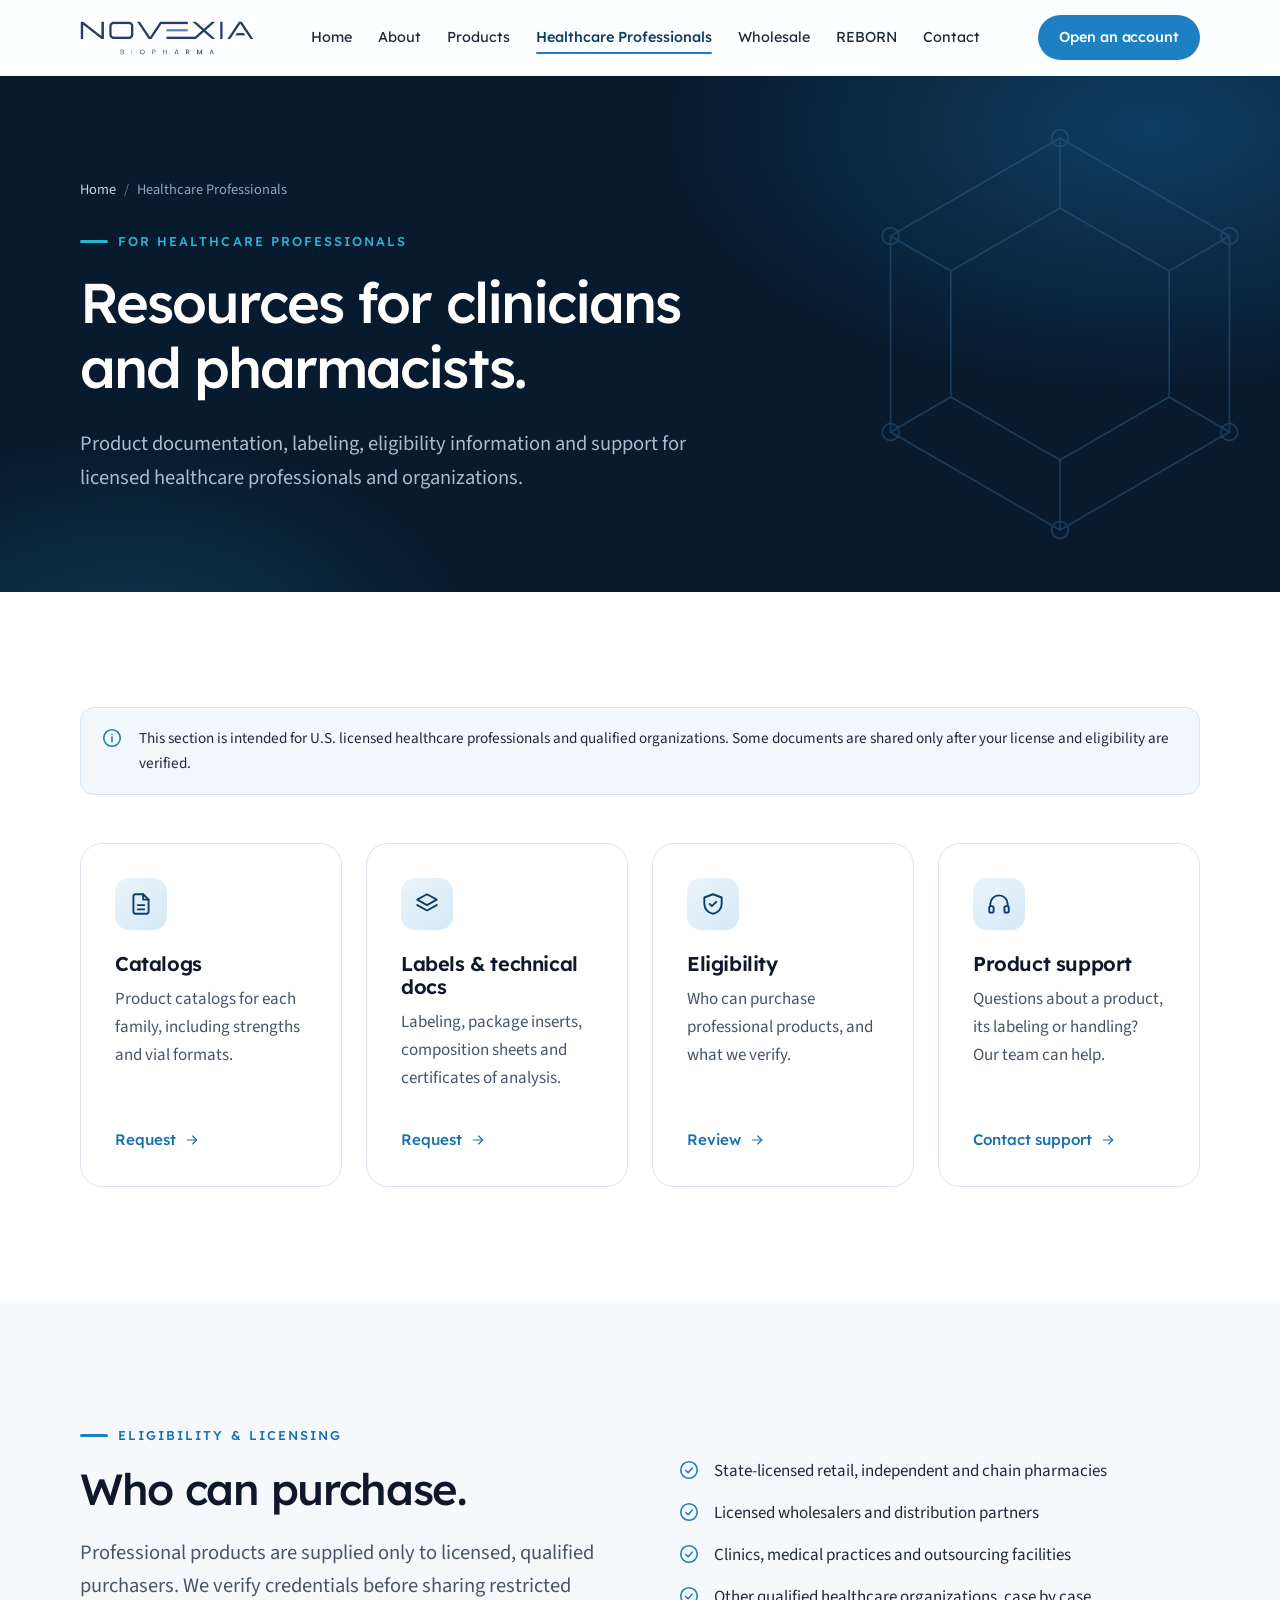
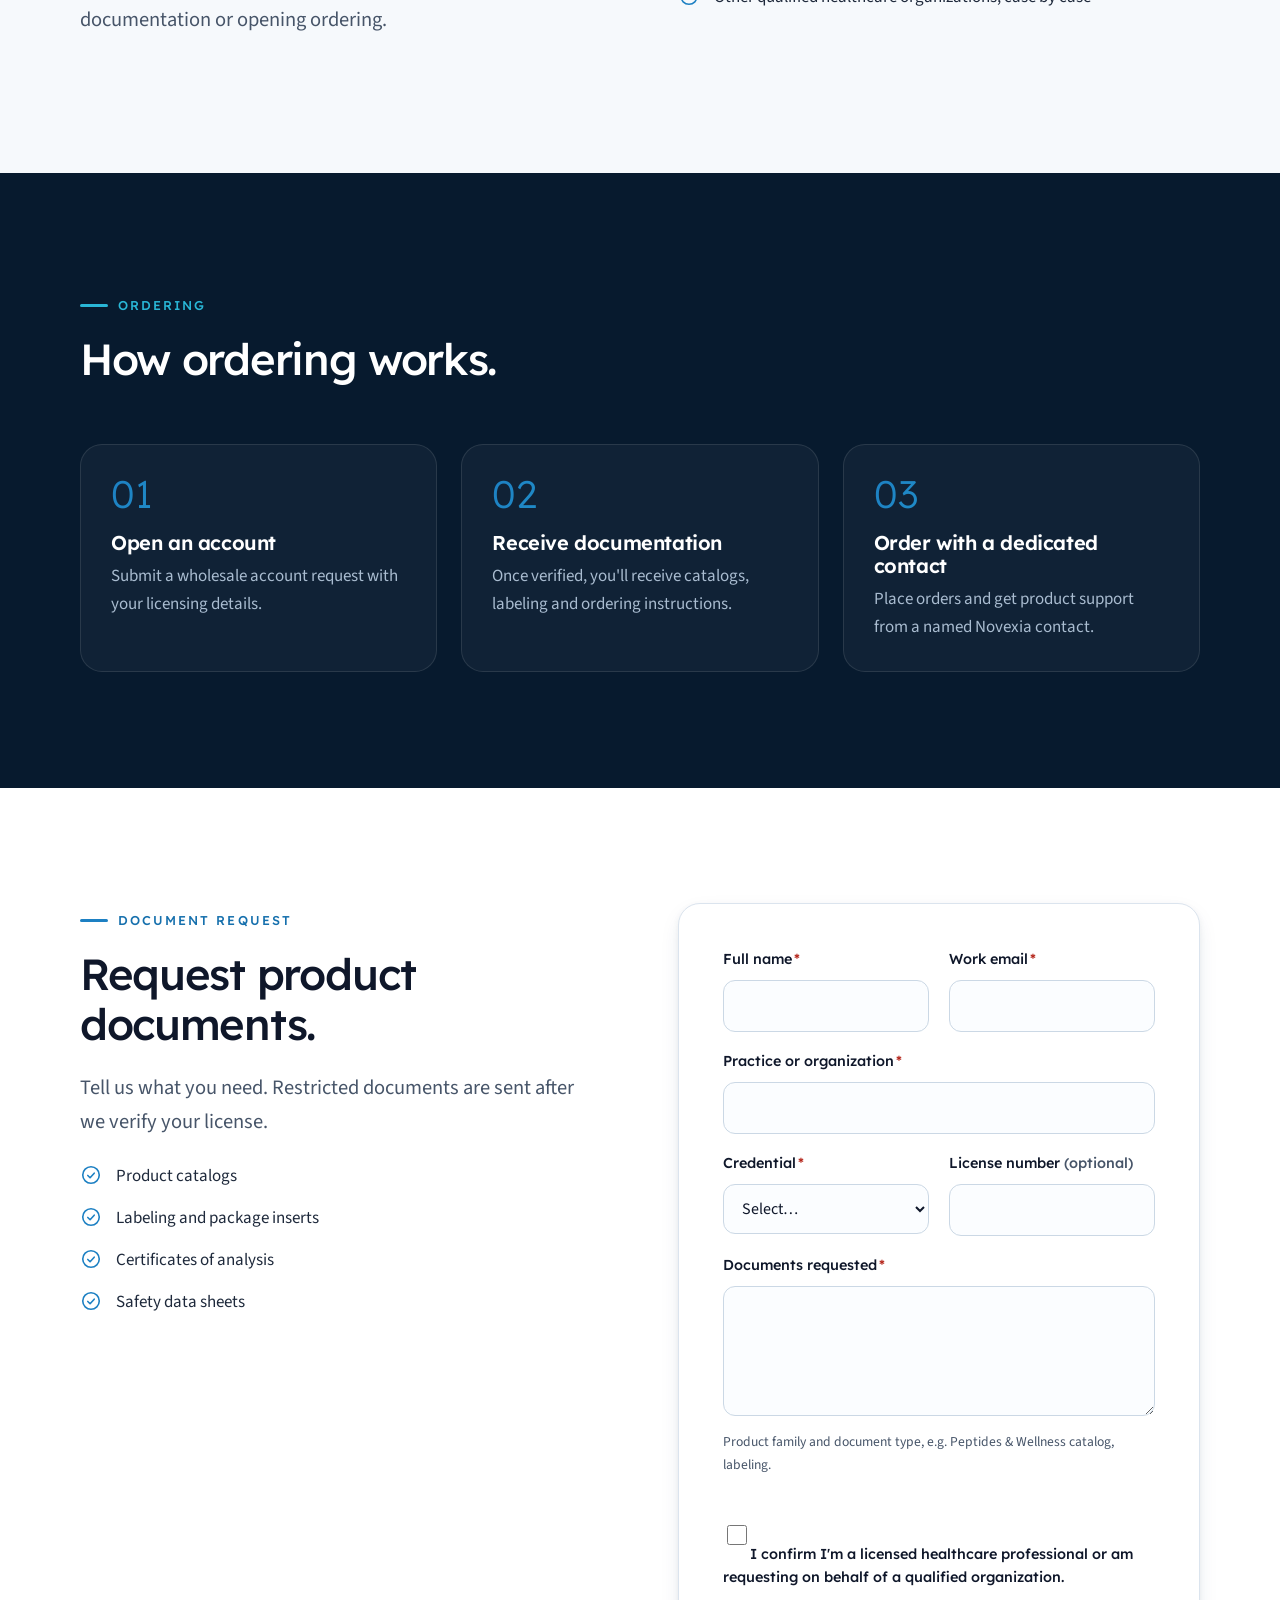
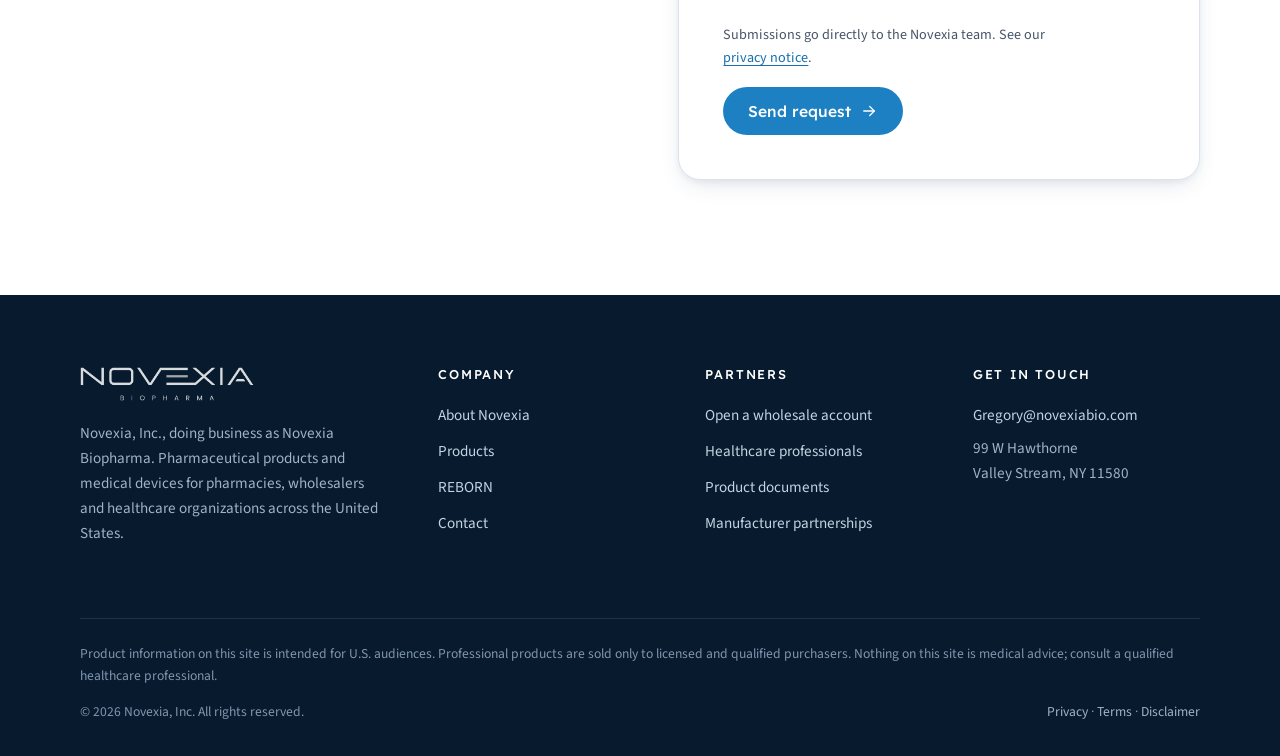
<file: hcp.html>
<!doctype html>
<html lang="en">
<head>
<meta charset="utf-8">
<meta name="viewport" content="width=device-width, initial-scale=1">
<title>For Healthcare Professionals | Novexia Biopharma</title>
<meta name="description" content="Product catalogs, labeling, technical documents, eligibility and ordering information for licensed healthcare professionals.">
<meta name="theme-color" content="#103d67">
<meta property="og:title" content="For Healthcare Professionals | Novexia Biopharma">
<meta property="og:description" content="Product catalogs, labeling, technical documents, eligibility and ordering information for licensed healthcare professionals.">
<meta property="og:type" content="website">
<meta property="og:site_name" content="Novexia Biopharma">
<link rel="icon" href="assets/img/favicon.svg" type="image/svg+xml">
<link rel="preconnect" href="https://fonts.googleapis.com"><link rel="preconnect" href="https://fonts.gstatic.com" crossorigin><link rel="stylesheet" href="https://fonts.googleapis.com/css2?family=Lexend:wght@300;400;500;600&family=Source+Sans+3:wght@400;600&display=swap">
<link rel="stylesheet" href="assets/css/styles.css">
</head>
<body>
<a class="skip-link" href="#main">Skip to content</a>
<header class="site-header">
  <div class="container header-inner">
    <a class="brand" href="index.html" aria-label="Novexia Biopharma home"><img src="assets/img/novexia-logo.png" alt="Novexia Biopharma" width="1200" height="235"></a>
    <nav class="primary-nav" id="primary-nav" aria-label="Main">
      <ul><li><a href="index.html">Home</a></li><li><a href="about.html">About</a></li><li><a href="products.html">Products</a></li><li><a href="hcp.html" aria-current="page">Healthcare Professionals</a></li><li><a href="wholesale.html">Wholesale</a></li><li><a href="reborn.html">REBORN</a></li><li><a href="contact.html">Contact</a></li></ul>
      <div class="mobile-nav-cta"><a class="btn btn--blue" href="wholesale.html">Open a wholesale account <svg viewBox="0 0 24 24" fill="none" stroke="currentColor" stroke-width="1.75" stroke-linecap="round" stroke-linejoin="round" aria-hidden="true"><path d="M5 12h14"/><path d="m13 6 6 6-6 6"/></svg></a><a class="btn btn--ghost" href="contact.html">Contact sales</a></div>
    </nav>
    <div class="header-cta">
      <a class="btn btn--blue" href="wholesale.html">Open an account</a>
      <button class="menu-toggle" type="button" aria-controls="primary-nav" aria-expanded="false" aria-label="Open menu"><span></span></button>
    </div>
  </div>
  <div class="scroll-progress" aria-hidden="true"></div>
</header>
<main id="main">
<section class="page-hero">
  <svg class="hex-bg" viewBox="0 0 400 400" fill="none" stroke="currentColor" stroke-width="1.2" aria-hidden="true"><path d="M200 60l121 70v140l-121 70-121-70V130z"/><path d="M200 110l78 45v90l-78 45-78-45v-90z"/><path d="M200 60v50M321 130l-43 25M321 270l-43-25M200 340v-50M79 270l43-25M79 130l43 25"/><circle cx="200" cy="60" r="6"/><circle cx="321" cy="130" r="6"/><circle cx="321" cy="270" r="6"/><circle cx="200" cy="340" r="6"/><circle cx="79" cy="270" r="6"/><circle cx="79" cy="130" r="6"/></svg>
  <div class="container">
    <ol class="breadcrumb" aria-label="Breadcrumb"><li><a href="index.html">Home</a></li><li aria-current="page">Healthcare Professionals</li></ol>
    <p class="eyebrow">For healthcare professionals</p>
    <h1>Resources for clinicians and pharmacists.</h1>
    <p class="lead">Product documentation, labeling, eligibility information and support for licensed healthcare professionals and organizations.</p>
  </div>
</section>
<section class="section section--white">
  <div class="container">
    <div class="notice reveal" style="margin-bottom:48px"><svg viewBox="0 0 24 24" fill="none" stroke="currentColor" stroke-width="1.75" stroke-linecap="round" stroke-linejoin="round" aria-hidden="true"><circle cx="12" cy="12" r="9"/><path d="M12 11v5M12 8h.01"/></svg><p>This section is intended for U.S. licensed healthcare professionals and qualified organizations. Some documents are shared only after your license and eligibility are verified.</p></div>
    <div class="grid grid-4">
      <a class="card card--link reveal" href="#documents"><div class="card-icon"><svg viewBox="0 0 24 24" fill="none" stroke="currentColor" stroke-width="1.75" stroke-linecap="round" stroke-linejoin="round" aria-hidden="true"><path d="M14 3H7a2 2 0 0 0-2 2v14a2 2 0 0 0 2 2h10a2 2 0 0 0 2-2V8l-5-5Z"/><path d="M14 3v5h5M9 13h6M9 17h6"/></svg></div><h3>Catalogs</h3><p>Product catalogs for each family, including strengths and vial formats.</p><span class="link-arrow">Request <svg viewBox="0 0 24 24" fill="none" stroke="currentColor" stroke-width="1.75" stroke-linecap="round" stroke-linejoin="round" aria-hidden="true"><path d="M5 12h14"/><path d="m13 6 6 6-6 6"/></svg></span></a>
      <a class="card card--link reveal" style="--d:1" href="#documents"><div class="card-icon"><svg viewBox="0 0 24 24" fill="none" stroke="currentColor" stroke-width="1.75" stroke-linecap="round" stroke-linejoin="round" aria-hidden="true"><path d="m12 3 9 5-9 5-9-5 9-5Z"/><path d="m3 13 9 5 9-5"/></svg></div><h3>Labels &amp; technical docs</h3><p>Labeling, package inserts, composition sheets and certificates of analysis.</p><span class="link-arrow">Request <svg viewBox="0 0 24 24" fill="none" stroke="currentColor" stroke-width="1.75" stroke-linecap="round" stroke-linejoin="round" aria-hidden="true"><path d="M5 12h14"/><path d="m13 6 6 6-6 6"/></svg></span></a>
      <a class="card card--link reveal" style="--d:2" href="#eligibility"><div class="card-icon"><svg viewBox="0 0 24 24" fill="none" stroke="currentColor" stroke-width="1.75" stroke-linecap="round" stroke-linejoin="round" aria-hidden="true"><path d="M12 3 4 6v6c0 4.5 3.4 8.3 8 9 4.6-.7 8-4.5 8-9V6l-8-3Z"/><path d="m9 12 2 2 4-4"/></svg></div><h3>Eligibility</h3><p>Who can purchase professional products, and what we verify.</p><span class="link-arrow">Review <svg viewBox="0 0 24 24" fill="none" stroke="currentColor" stroke-width="1.75" stroke-linecap="round" stroke-linejoin="round" aria-hidden="true"><path d="M5 12h14"/><path d="m13 6 6 6-6 6"/></svg></span></a>
      <a class="card card--link reveal" style="--d:3" href="contact.html?topic=hcp"><div class="card-icon"><svg viewBox="0 0 24 24" fill="none" stroke="currentColor" stroke-width="1.75" stroke-linecap="round" stroke-linejoin="round" aria-hidden="true"><path d="M4 14v-2a8 8 0 0 1 16 0v2"/><rect x="3" y="14" width="4" height="6" rx="1.5"/><rect x="17" y="14" width="4" height="6" rx="1.5"/></svg></div><h3>Product support</h3><p>Questions about a product, its labeling or handling? Our team can help.</p><span class="link-arrow">Contact support <svg viewBox="0 0 24 24" fill="none" stroke="currentColor" stroke-width="1.75" stroke-linecap="round" stroke-linejoin="round" aria-hidden="true"><path d="M5 12h14"/><path d="m13 6 6 6-6 6"/></svg></span></a>
    </div>
  </div>
</section>

<section class="section" id="eligibility">
  <div class="container split">
    <div>
      <p class="eyebrow reveal">Eligibility &amp; licensing</p>
      <h2 class="reveal" style="--d:1">Who can purchase.</h2>
      <p class="lead reveal" style="--d:2">Professional products are supplied only to licensed, qualified purchasers. We verify credentials before sharing restricted documentation or opening ordering.</p>
    </div>
    <ul class="check-list reveal" style="--d:1">
      <li><svg viewBox="0 0 24 24" fill="none" stroke="currentColor" stroke-width="1.75" stroke-linecap="round" stroke-linejoin="round" aria-hidden="true"><circle cx="12" cy="12" r="9"/><path d="m8.5 12.5 2.5 2.5 4.5-5"/></svg><span>State-licensed retail, independent and chain pharmacies</span></li>
      <li><svg viewBox="0 0 24 24" fill="none" stroke="currentColor" stroke-width="1.75" stroke-linecap="round" stroke-linejoin="round" aria-hidden="true"><circle cx="12" cy="12" r="9"/><path d="m8.5 12.5 2.5 2.5 4.5-5"/></svg><span>Licensed wholesalers and distribution partners</span></li>
      <li><svg viewBox="0 0 24 24" fill="none" stroke="currentColor" stroke-width="1.75" stroke-linecap="round" stroke-linejoin="round" aria-hidden="true"><circle cx="12" cy="12" r="9"/><path d="m8.5 12.5 2.5 2.5 4.5-5"/></svg><span>Clinics, medical practices and outsourcing facilities</span></li>
      <li><svg viewBox="0 0 24 24" fill="none" stroke="currentColor" stroke-width="1.75" stroke-linecap="round" stroke-linejoin="round" aria-hidden="true"><circle cx="12" cy="12" r="9"/><path d="m8.5 12.5 2.5 2.5 4.5-5"/></svg><span>Other qualified healthcare organizations, case by case</span></li>
    </ul>
  </div>
</section>

<section class="section section--dark">
  <div class="container">
    <div class="section-head">
      <p class="eyebrow reveal">Ordering</p>
      <h2 class="reveal" style="--d:1">How ordering works.</h2>
    </div>
    <ol class="steps">
      <li class="reveal"><h3>Open an account</h3><p>Submit a wholesale account request with your licensing details.</p></li>
      <li class="reveal" style="--d:1"><h3>Receive documentation</h3><p>Once verified, you'll receive catalogs, labeling and ordering instructions.</p></li>
      <li class="reveal" style="--d:2"><h3>Order with a dedicated contact</h3><p>Place orders and get product support from a named Novexia contact.</p></li>
    </ol>
  </div>
</section>

<section class="section section--white" id="documents">
  <div class="container split" style="align-items:start">
    <div>
      <p class="eyebrow reveal">Document request</p>
      <h2 class="reveal" style="--d:1">Request product documents.</h2>
      <p class="lead reveal" style="--d:2">Tell us what you need. Restricted documents are sent after we verify your license.</p>
      <ul class="check-list reveal" style="--d:3"><li><svg viewBox="0 0 24 24" fill="none" stroke="currentColor" stroke-width="1.75" stroke-linecap="round" stroke-linejoin="round" aria-hidden="true"><circle cx="12" cy="12" r="9"/><path d="m8.5 12.5 2.5 2.5 4.5-5"/></svg><span>Product catalogs</span></li><li><svg viewBox="0 0 24 24" fill="none" stroke="currentColor" stroke-width="1.75" stroke-linecap="round" stroke-linejoin="round" aria-hidden="true"><circle cx="12" cy="12" r="9"/><path d="m8.5 12.5 2.5 2.5 4.5-5"/></svg><span>Labeling and package inserts</span></li><li><svg viewBox="0 0 24 24" fill="none" stroke="currentColor" stroke-width="1.75" stroke-linecap="round" stroke-linejoin="round" aria-hidden="true"><circle cx="12" cy="12" r="9"/><path d="m8.5 12.5 2.5 2.5 4.5-5"/></svg><span>Certificates of analysis</span></li><li><svg viewBox="0 0 24 24" fill="none" stroke="currentColor" stroke-width="1.75" stroke-linecap="round" stroke-linejoin="round" aria-hidden="true"><circle cx="12" cy="12" r="9"/><path d="m8.5 12.5 2.5 2.5 4.5-5"/></svg><span>Safety data sheets</span></li></ul>
    </div>
    <form class="form-card reveal" style="--d:1" name="hcp-documents" method="POST" data-netlify="true" netlify-honeypot="bot-field" data-inquiry novalidate>
      <input type="hidden" name="form-name" value="hcp-documents"><input type="hidden" name="subject" value="HCP document request: Novexia website"><input type="text" name="bot-field" class="hp" tabindex="-1" autocomplete="off" aria-hidden="true">
      <div class="form-grid">
        <div class="field"><label for="name">Full name<span class="req" aria-hidden="true">*</span></label><input id="name" name="name" type="text" required autocomplete="name" aria-describedby="name-err"><p class="error" id="name-err">Please enter a valid full name.</p></div>
        <div class="field"><label for="email">Work email<span class="req" aria-hidden="true">*</span></label><input id="email" name="email" type="email" required autocomplete="email" aria-describedby="email-err"><p class="error" id="email-err">Please enter a valid work email.</p></div>
        <div class="field full"><label for="organization">Practice or organization<span class="req" aria-hidden="true">*</span></label><input id="organization" name="organization" type="text" required autocomplete="organization" aria-describedby="organization-err"><p class="error" id="organization-err">Please enter a valid practice or organization.</p></div>
        <div class="field"><label for="credential">Credential<span class="req" aria-hidden="true">*</span></label><select id="credential" name="credential" required aria-describedby="credential-err"><option value="">Select…</option><option value="Pharmacist">Pharmacist</option><option value="Physician (MD/DO)">Physician (MD/DO)</option><option value="NP / PA">NP / PA</option><option value="Nurse">Nurse</option><option value="Pharmacy buyer">Pharmacy buyer</option><option value="Other">Other</option></select><p class="error" id="credential-err">Please choose an option.</p></div>
        <div class="field"><label for="license">License number <span class="muted small">(optional)</span></label><input id="license" name="license" type="text" aria-describedby="license-err"><p class="error" id="license-err">Please enter a valid license number.</p></div>
        <div class="field full"><label for="documents">Documents requested<span class="req" aria-hidden="true">*</span></label><textarea id="documents" name="documents" required aria-describedby="documents-hint documents-err"></textarea><p class="hint" id="documents-hint">Product family and document type, e.g. Peptides & Wellness catalog, labeling.</p><p class="error" id="documents-err">Please enter a valid documents requested.</p></div>
        <div class="field full"><label class="checkbox" for="hcp_confirm"><input type="checkbox" id="hcp_confirm" name="hcp_confirm" value="Yes" required aria-describedby="hcp_confirm-err"><span>I confirm I'm a licensed healthcare professional or am requesting on behalf of a qualified organization.</span></label><p class="error" id="hcp_confirm-err">Please confirm to continue.</p></div>
      </div>
      <div class="form-foot"><small>Submissions go directly to the Novexia team. See our <a href="legal.html#privacy">privacy notice</a>.</small><button class="btn btn--blue" type="submit">Send request <svg viewBox="0 0 24 24" fill="none" stroke="currentColor" stroke-width="1.75" stroke-linecap="round" stroke-linejoin="round" aria-hidden="true"><path d="M5 12h14"/><path d="m13 6 6 6-6 6"/></svg></button></div><p class="form-status" role="status" tabindex="-1"></p>
    </form>
  </div>
</section>
</main>
<footer class="site-footer">
  <div class="container">
    <div class="footer-grid">
      <div class="footer-brand">
        <img src="assets/img/novexia-logo-white.png" alt="Novexia Biopharma" width="1200" height="235" loading="lazy">
        <p>Novexia, Inc., doing business as Novexia Biopharma. Pharmaceutical products and medical devices for pharmacies, wholesalers and healthcare organizations across the United States.</p>
      </div>
      <div>
        <h2>Company</h2>
        <ul><li><a href="about.html">About Novexia</a></li><li><a href="products.html">Products</a></li><li><a href="reborn.html">REBORN</a></li><li><a href="contact.html">Contact</a></li></ul>
      </div>
      <div>
        <h2>Partners</h2>
        <ul><li><a href="wholesale.html">Open a wholesale account</a></li><li><a href="hcp.html">Healthcare professionals</a></li><li><a href="hcp.html#documents">Product documents</a></li><li><a href="contact.html?topic=partnership">Manufacturer partnerships</a></li></ul>
      </div>
      <div>
        <h2>Get in touch</h2>
        <ul><li><a href="mailto:Gregory@novexiabio.com">Gregory@novexiabio.com</a></li><li><span>99 W Hawthorne<br>Valley Stream, NY 11580</span></li></ul>
      </div>
    </div>
    <div class="footer-bottom">
      <p class="mb-0">Product information on this site is intended for U.S. audiences. Professional products are sold only to licensed and qualified purchasers. Nothing on this site is medical advice; consult a qualified healthcare professional.</p>
      <div class="row"><span>&copy; <span data-year>2026</span> Novexia, Inc. All rights reserved.</span><span><a href="legal.html#privacy">Privacy</a> &middot; <a href="legal.html#terms">Terms</a> &middot; <a href="legal.html#disclaimer">Disclaimer</a></span></div>
    </div>
  </div>
</footer>
<script src="assets/js/main.js" defer></script>
</body>
</html>
</file>
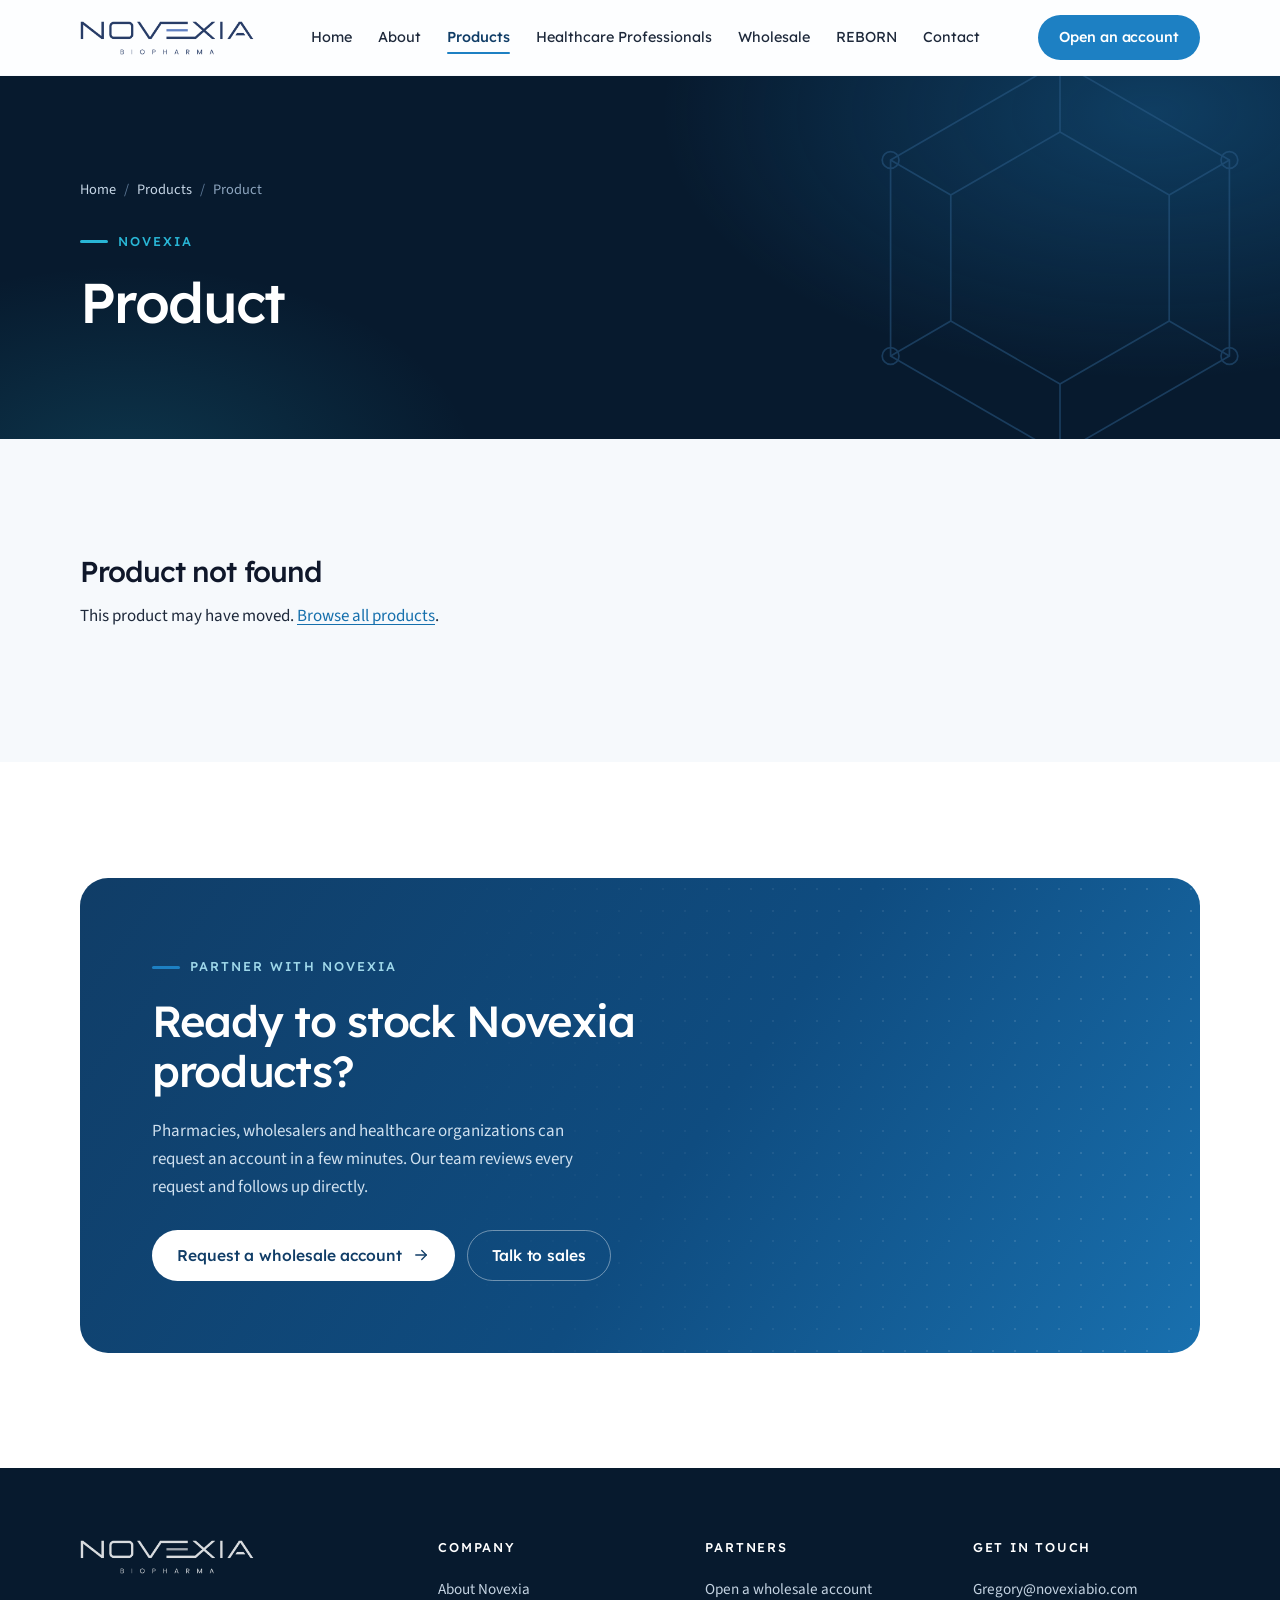
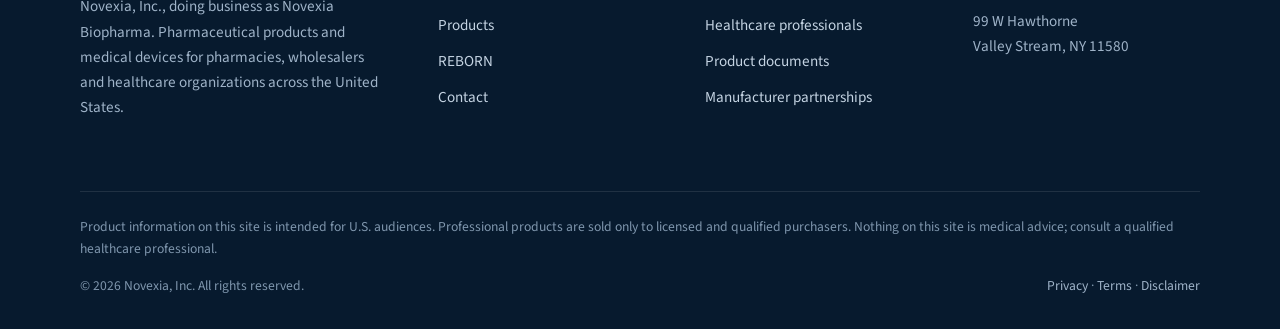
<file: product.html>
<!doctype html>
<html lang="en">
<head>
<meta charset="utf-8">
<meta name="viewport" content="width=device-width, initial-scale=1">
<title>Product | Novexia Biopharma</title>
<meta name="description" content="Novexia product information.">
<meta name="theme-color" content="#103d67">
<meta property="og:title" content="Product | Novexia Biopharma">
<meta property="og:description" content="Novexia product information.">
<meta property="og:type" content="website">
<meta property="og:site_name" content="Novexia Biopharma">
<link rel="icon" href="assets/img/favicon.svg" type="image/svg+xml">
<link rel="preconnect" href="https://fonts.googleapis.com"><link rel="preconnect" href="https://fonts.gstatic.com" crossorigin><link rel="stylesheet" href="https://fonts.googleapis.com/css2?family=Lexend:wght@300;400;500;600&family=Source+Sans+3:wght@400;600&display=swap">
<link rel="stylesheet" href="assets/css/styles.css">
</head>
<body>
<a class="skip-link" href="#main">Skip to content</a>
<header class="site-header">
  <div class="container header-inner">
    <a class="brand" href="index.html" aria-label="Novexia Biopharma home"><img src="assets/img/novexia-logo.png" alt="Novexia Biopharma" width="1200" height="235"></a>
    <nav class="primary-nav" id="primary-nav" aria-label="Main">
      <ul><li><a href="index.html">Home</a></li><li><a href="about.html">About</a></li><li><a href="products.html" aria-current="page">Products</a></li><li><a href="hcp.html">Healthcare Professionals</a></li><li><a href="wholesale.html">Wholesale</a></li><li><a href="reborn.html">REBORN</a></li><li><a href="contact.html">Contact</a></li></ul>
      <div class="mobile-nav-cta"><a class="btn btn--blue" href="wholesale.html">Open a wholesale account <svg viewBox="0 0 24 24" fill="none" stroke="currentColor" stroke-width="1.75" stroke-linecap="round" stroke-linejoin="round" aria-hidden="true"><path d="M5 12h14"/><path d="m13 6 6 6-6 6"/></svg></a><a class="btn btn--ghost" href="contact.html">Contact sales</a></div>
    </nav>
    <div class="header-cta">
      <a class="btn btn--blue" href="wholesale.html">Open an account</a>
      <button class="menu-toggle" type="button" aria-controls="primary-nav" aria-expanded="false" aria-label="Open menu"><span></span></button>
    </div>
  </div>
  <div class="scroll-progress" aria-hidden="true"></div>
</header>
<main id="main">
<section class="page-hero">
  <svg class="hex-bg" viewBox="0 0 400 400" fill="none" stroke="currentColor" stroke-width="1.2" aria-hidden="true"><path d="M200 60l121 70v140l-121 70-121-70V130z"/><path d="M200 110l78 45v90l-78 45-78-45v-90z"/><path d="M200 60v50M321 130l-43 25M321 270l-43-25M200 340v-50M79 270l43-25M79 130l43 25"/><circle cx="200" cy="60" r="6"/><circle cx="321" cy="130" r="6"/><circle cx="321" cy="270" r="6"/><circle cx="200" cy="340" r="6"/><circle cx="79" cy="270" r="6"/><circle cx="79" cy="130" r="6"/></svg>
  <div class="container">
    <ol class="breadcrumb" aria-label="Breadcrumb"><li><a href="index.html">Home</a></li><li><a href="products.html">Products</a></li><li aria-current="page" data-p-crumb>Product</li></ol>
    <p class="eyebrow" data-p-family>Novexia</p>
    <h1 data-p-name>Product</h1>
    <p class="lead" data-p-summary></p>
  </div>
</section>
<section class="section">
  <div class="container" id="product-detail" aria-live="polite"></div>
</section>
<section class="section section--white">
  <div class="container">
    <div class="cta-band reveal">
      <p class="eyebrow" style="color:#9fd8ea">Partner with Novexia</p>
      <h2>Ready to stock Novexia products?</h2>
      <p>Pharmacies, wholesalers and healthcare organizations can request an account in a few minutes. Our team reviews every request and follows up directly.</p>
      <div class="btn-row"><a class="btn btn--light" href="wholesale.html">Request a wholesale account <svg viewBox="0 0 24 24" fill="none" stroke="currentColor" stroke-width="1.75" stroke-linecap="round" stroke-linejoin="round" aria-hidden="true"><path d="M5 12h14"/><path d="m13 6 6 6-6 6"/></svg></a><a class="btn btn--outline-light" href="contact.html">Talk to sales</a></div>
    </div>
  </div>
</section>
</main>
<footer class="site-footer">
  <div class="container">
    <div class="footer-grid">
      <div class="footer-brand">
        <img src="assets/img/novexia-logo-white.png" alt="Novexia Biopharma" width="1200" height="235" loading="lazy">
        <p>Novexia, Inc., doing business as Novexia Biopharma. Pharmaceutical products and medical devices for pharmacies, wholesalers and healthcare organizations across the United States.</p>
      </div>
      <div>
        <h2>Company</h2>
        <ul><li><a href="about.html">About Novexia</a></li><li><a href="products.html">Products</a></li><li><a href="reborn.html">REBORN</a></li><li><a href="contact.html">Contact</a></li></ul>
      </div>
      <div>
        <h2>Partners</h2>
        <ul><li><a href="wholesale.html">Open a wholesale account</a></li><li><a href="hcp.html">Healthcare professionals</a></li><li><a href="hcp.html#documents">Product documents</a></li><li><a href="contact.html?topic=partnership">Manufacturer partnerships</a></li></ul>
      </div>
      <div>
        <h2>Get in touch</h2>
        <ul><li><a href="mailto:Gregory@novexiabio.com">Gregory@novexiabio.com</a></li><li><span>99 W Hawthorne<br>Valley Stream, NY 11580</span></li></ul>
      </div>
    </div>
    <div class="footer-bottom">
      <p class="mb-0">Product information on this site is intended for U.S. audiences. Professional products are sold only to licensed and qualified purchasers. Nothing on this site is medical advice; consult a qualified healthcare professional.</p>
      <div class="row"><span>&copy; <span data-year>2026</span> Novexia, Inc. All rights reserved.</span><span><a href="legal.html#privacy">Privacy</a> &middot; <a href="legal.html#terms">Terms</a> &middot; <a href="legal.html#disclaimer">Disclaimer</a></span></div>
    </div>
  </div>
</footer>
<script src="assets/js/products.js" defer></script>
<script src="assets/js/main.js" defer></script>
</body>
</html>
</file>
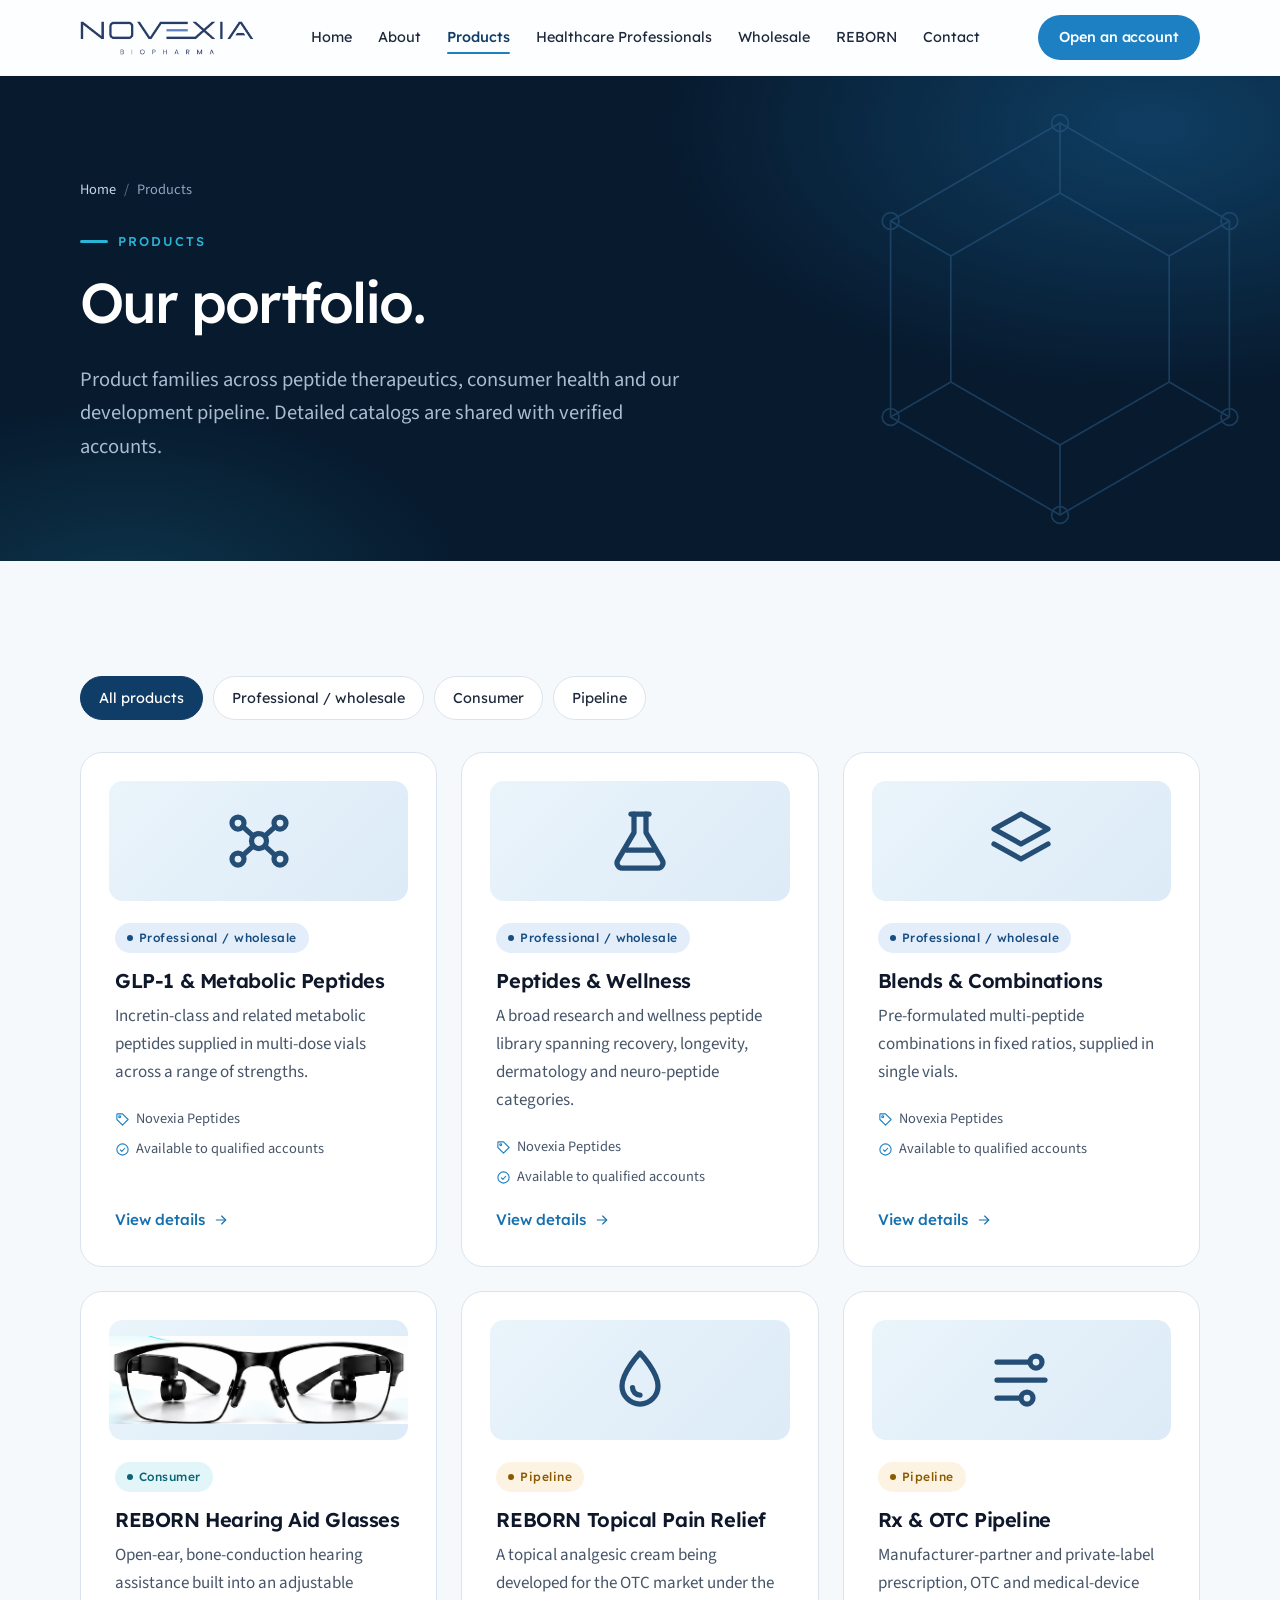
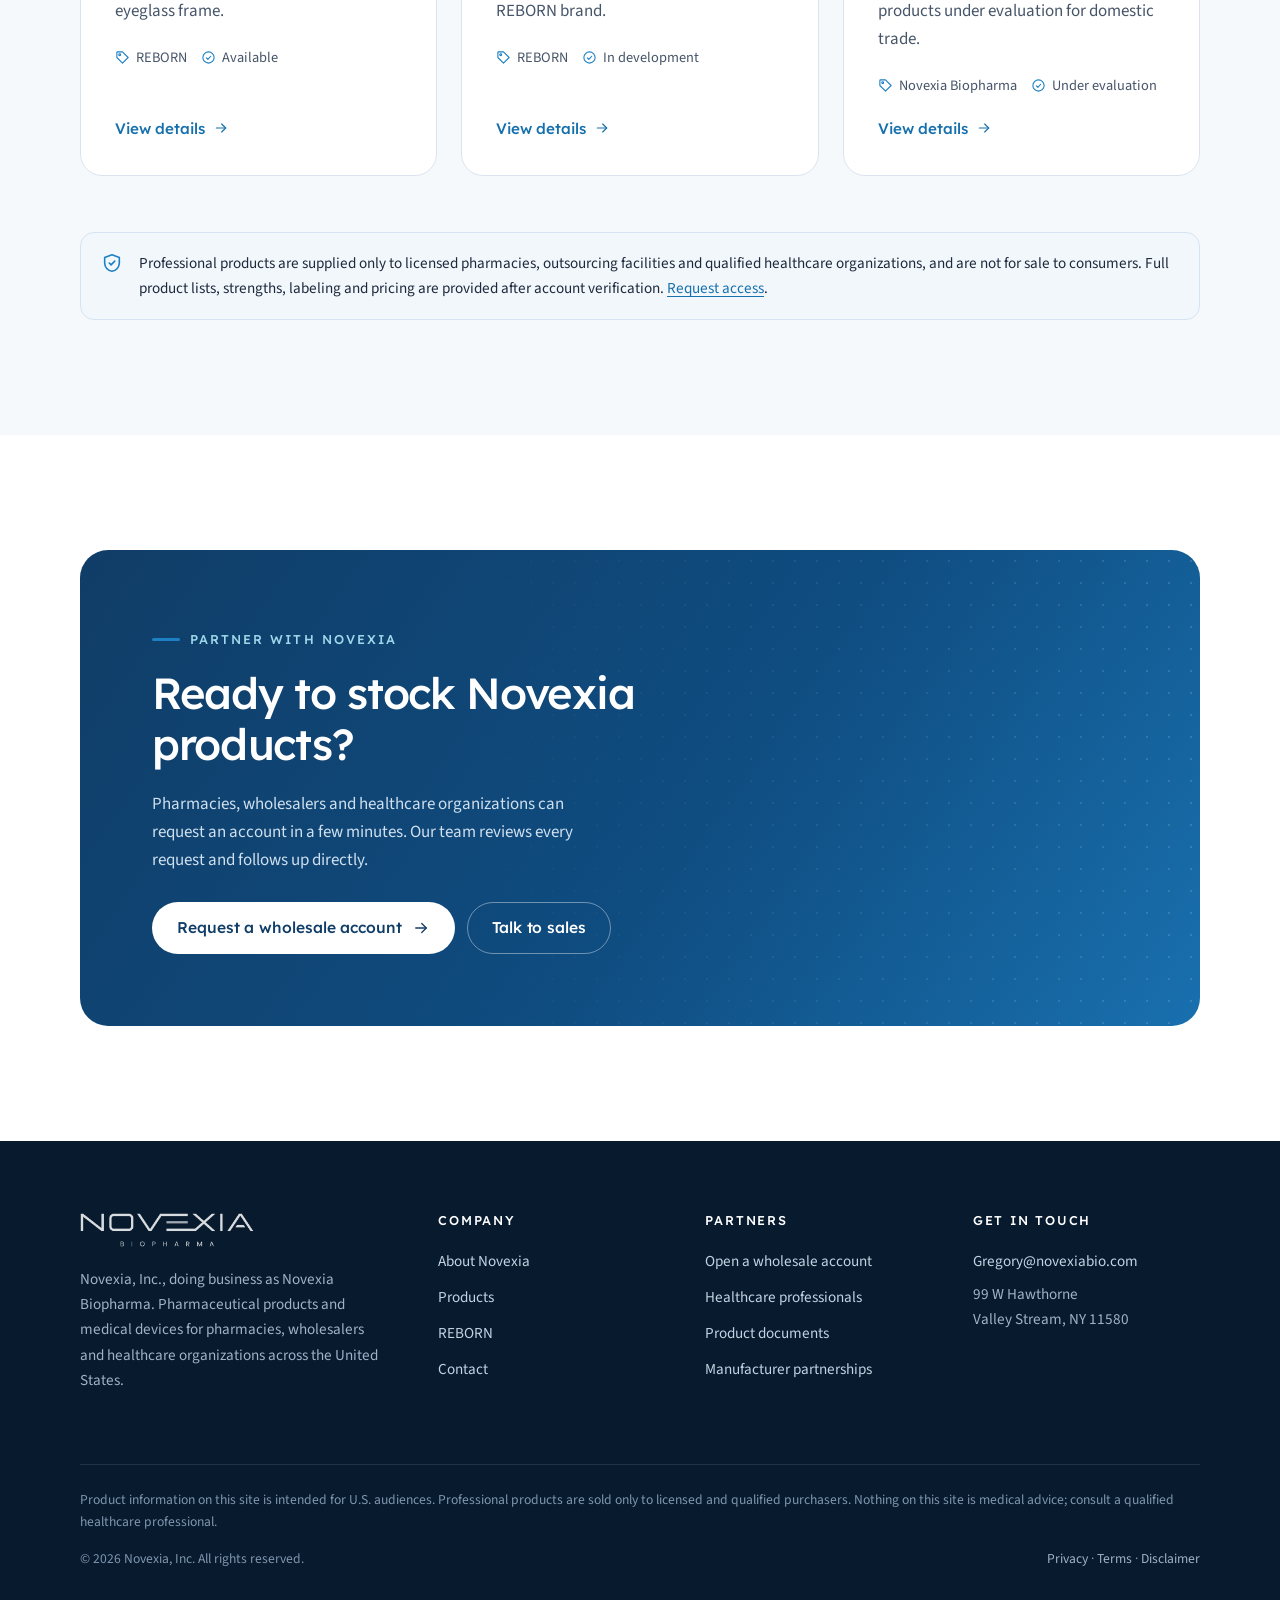
<file: products.html>
<!doctype html>
<html lang="en">
<head>
<meta charset="utf-8">
<meta name="viewport" content="width=device-width, initial-scale=1">
<title>Products | Novexia Biopharma</title>
<meta name="description" content="Explore Novexia product families: peptide therapeutics, REBORN consumer products and our Rx/OTC pipeline.">
<meta name="theme-color" content="#103d67">
<meta property="og:title" content="Products | Novexia Biopharma">
<meta property="og:description" content="Explore Novexia product families: peptide therapeutics, REBORN consumer products and our Rx/OTC pipeline.">
<meta property="og:type" content="website">
<meta property="og:site_name" content="Novexia Biopharma">
<link rel="icon" href="assets/img/favicon.svg" type="image/svg+xml">
<link rel="preconnect" href="https://fonts.googleapis.com"><link rel="preconnect" href="https://fonts.gstatic.com" crossorigin><link rel="stylesheet" href="https://fonts.googleapis.com/css2?family=Lexend:wght@300;400;500;600&family=Source+Sans+3:wght@400;600&display=swap">
<link rel="stylesheet" href="assets/css/styles.css">
</head>
<body>
<a class="skip-link" href="#main">Skip to content</a>
<header class="site-header">
  <div class="container header-inner">
    <a class="brand" href="index.html" aria-label="Novexia Biopharma home"><img src="assets/img/novexia-logo.png" alt="Novexia Biopharma" width="1200" height="235"></a>
    <nav class="primary-nav" id="primary-nav" aria-label="Main">
      <ul><li><a href="index.html">Home</a></li><li><a href="about.html">About</a></li><li><a href="products.html" aria-current="page">Products</a></li><li><a href="hcp.html">Healthcare Professionals</a></li><li><a href="wholesale.html">Wholesale</a></li><li><a href="reborn.html">REBORN</a></li><li><a href="contact.html">Contact</a></li></ul>
      <div class="mobile-nav-cta"><a class="btn btn--blue" href="wholesale.html">Open a wholesale account <svg viewBox="0 0 24 24" fill="none" stroke="currentColor" stroke-width="1.75" stroke-linecap="round" stroke-linejoin="round" aria-hidden="true"><path d="M5 12h14"/><path d="m13 6 6 6-6 6"/></svg></a><a class="btn btn--ghost" href="contact.html">Contact sales</a></div>
    </nav>
    <div class="header-cta">
      <a class="btn btn--blue" href="wholesale.html">Open an account</a>
      <button class="menu-toggle" type="button" aria-controls="primary-nav" aria-expanded="false" aria-label="Open menu"><span></span></button>
    </div>
  </div>
  <div class="scroll-progress" aria-hidden="true"></div>
</header>
<main id="main">
<section class="page-hero">
  <svg class="hex-bg" viewBox="0 0 400 400" fill="none" stroke="currentColor" stroke-width="1.2" aria-hidden="true"><path d="M200 60l121 70v140l-121 70-121-70V130z"/><path d="M200 110l78 45v90l-78 45-78-45v-90z"/><path d="M200 60v50M321 130l-43 25M321 270l-43-25M200 340v-50M79 270l43-25M79 130l43 25"/><circle cx="200" cy="60" r="6"/><circle cx="321" cy="130" r="6"/><circle cx="321" cy="270" r="6"/><circle cx="200" cy="340" r="6"/><circle cx="79" cy="270" r="6"/><circle cx="79" cy="130" r="6"/></svg>
  <div class="container">
    <ol class="breadcrumb" aria-label="Breadcrumb"><li><a href="index.html">Home</a></li><li aria-current="page">Products</li></ol>
    <p class="eyebrow">Products</p>
    <h1>Our portfolio.</h1>
    <p class="lead">Product families across peptide therapeutics, consumer health and our development pipeline. Detailed catalogs are shared with verified accounts.</p>
  </div>
</section>
<section class="section">
  <div class="container">
    <div class="filters" role="group" aria-label="Filter products by audience">
      <button class="chip" type="button" data-filter="all" aria-pressed="true">All products</button>
      <button class="chip" type="button" data-filter="pro" aria-pressed="false">Professional / wholesale</button>
      <button class="chip" type="button" data-filter="consumer" aria-pressed="false">Consumer</button>
      <button class="chip" type="button" data-filter="pipeline" aria-pressed="false">Pipeline</button>
    </div>
    <p id="filter-status" class="sr-only" aria-live="polite"></p>
    <div class="product-grid" id="product-grid"></div>
    <noscript><p>Please enable JavaScript to browse products, or <a href="contact.html">contact us</a> for a catalog.</p></noscript>
    <div class="notice mt-lg reveal"><svg viewBox="0 0 24 24" fill="none" stroke="currentColor" stroke-width="1.75" stroke-linecap="round" stroke-linejoin="round" aria-hidden="true"><path d="M12 3 4 6v6c0 4.5 3.4 8.3 8 9 4.6-.7 8-4.5 8-9V6l-8-3Z"/><path d="m9 12 2 2 4-4"/></svg><p>Professional products are supplied only to licensed pharmacies, outsourcing facilities and qualified healthcare organizations, and are not for sale to consumers. Full product lists, strengths, labeling and pricing are provided after account verification. <a href="wholesale.html">Request access</a>.</p></div>
  </div>
</section>
<section class="section section--white">
  <div class="container">
    <div class="cta-band reveal">
      <p class="eyebrow" style="color:#9fd8ea">Partner with Novexia</p>
      <h2>Ready to stock Novexia products?</h2>
      <p>Pharmacies, wholesalers and healthcare organizations can request an account in a few minutes. Our team reviews every request and follows up directly.</p>
      <div class="btn-row"><a class="btn btn--light" href="wholesale.html">Request a wholesale account <svg viewBox="0 0 24 24" fill="none" stroke="currentColor" stroke-width="1.75" stroke-linecap="round" stroke-linejoin="round" aria-hidden="true"><path d="M5 12h14"/><path d="m13 6 6 6-6 6"/></svg></a><a class="btn btn--outline-light" href="contact.html">Talk to sales</a></div>
    </div>
  </div>
</section>
</main>
<footer class="site-footer">
  <div class="container">
    <div class="footer-grid">
      <div class="footer-brand">
        <img src="assets/img/novexia-logo-white.png" alt="Novexia Biopharma" width="1200" height="235" loading="lazy">
        <p>Novexia, Inc., doing business as Novexia Biopharma. Pharmaceutical products and medical devices for pharmacies, wholesalers and healthcare organizations across the United States.</p>
      </div>
      <div>
        <h2>Company</h2>
        <ul><li><a href="about.html">About Novexia</a></li><li><a href="products.html">Products</a></li><li><a href="reborn.html">REBORN</a></li><li><a href="contact.html">Contact</a></li></ul>
      </div>
      <div>
        <h2>Partners</h2>
        <ul><li><a href="wholesale.html">Open a wholesale account</a></li><li><a href="hcp.html">Healthcare professionals</a></li><li><a href="hcp.html#documents">Product documents</a></li><li><a href="contact.html?topic=partnership">Manufacturer partnerships</a></li></ul>
      </div>
      <div>
        <h2>Get in touch</h2>
        <ul><li><a href="mailto:Gregory@novexiabio.com">Gregory@novexiabio.com</a></li><li><span>99 W Hawthorne<br>Valley Stream, NY 11580</span></li></ul>
      </div>
    </div>
    <div class="footer-bottom">
      <p class="mb-0">Product information on this site is intended for U.S. audiences. Professional products are sold only to licensed and qualified purchasers. Nothing on this site is medical advice; consult a qualified healthcare professional.</p>
      <div class="row"><span>&copy; <span data-year>2026</span> Novexia, Inc. All rights reserved.</span><span><a href="legal.html#privacy">Privacy</a> &middot; <a href="legal.html#terms">Terms</a> &middot; <a href="legal.html#disclaimer">Disclaimer</a></span></div>
    </div>
  </div>
</footer>
<script src="assets/js/products.js" defer></script>
<script src="assets/js/main.js" defer></script>
</body>
</html>
</file>
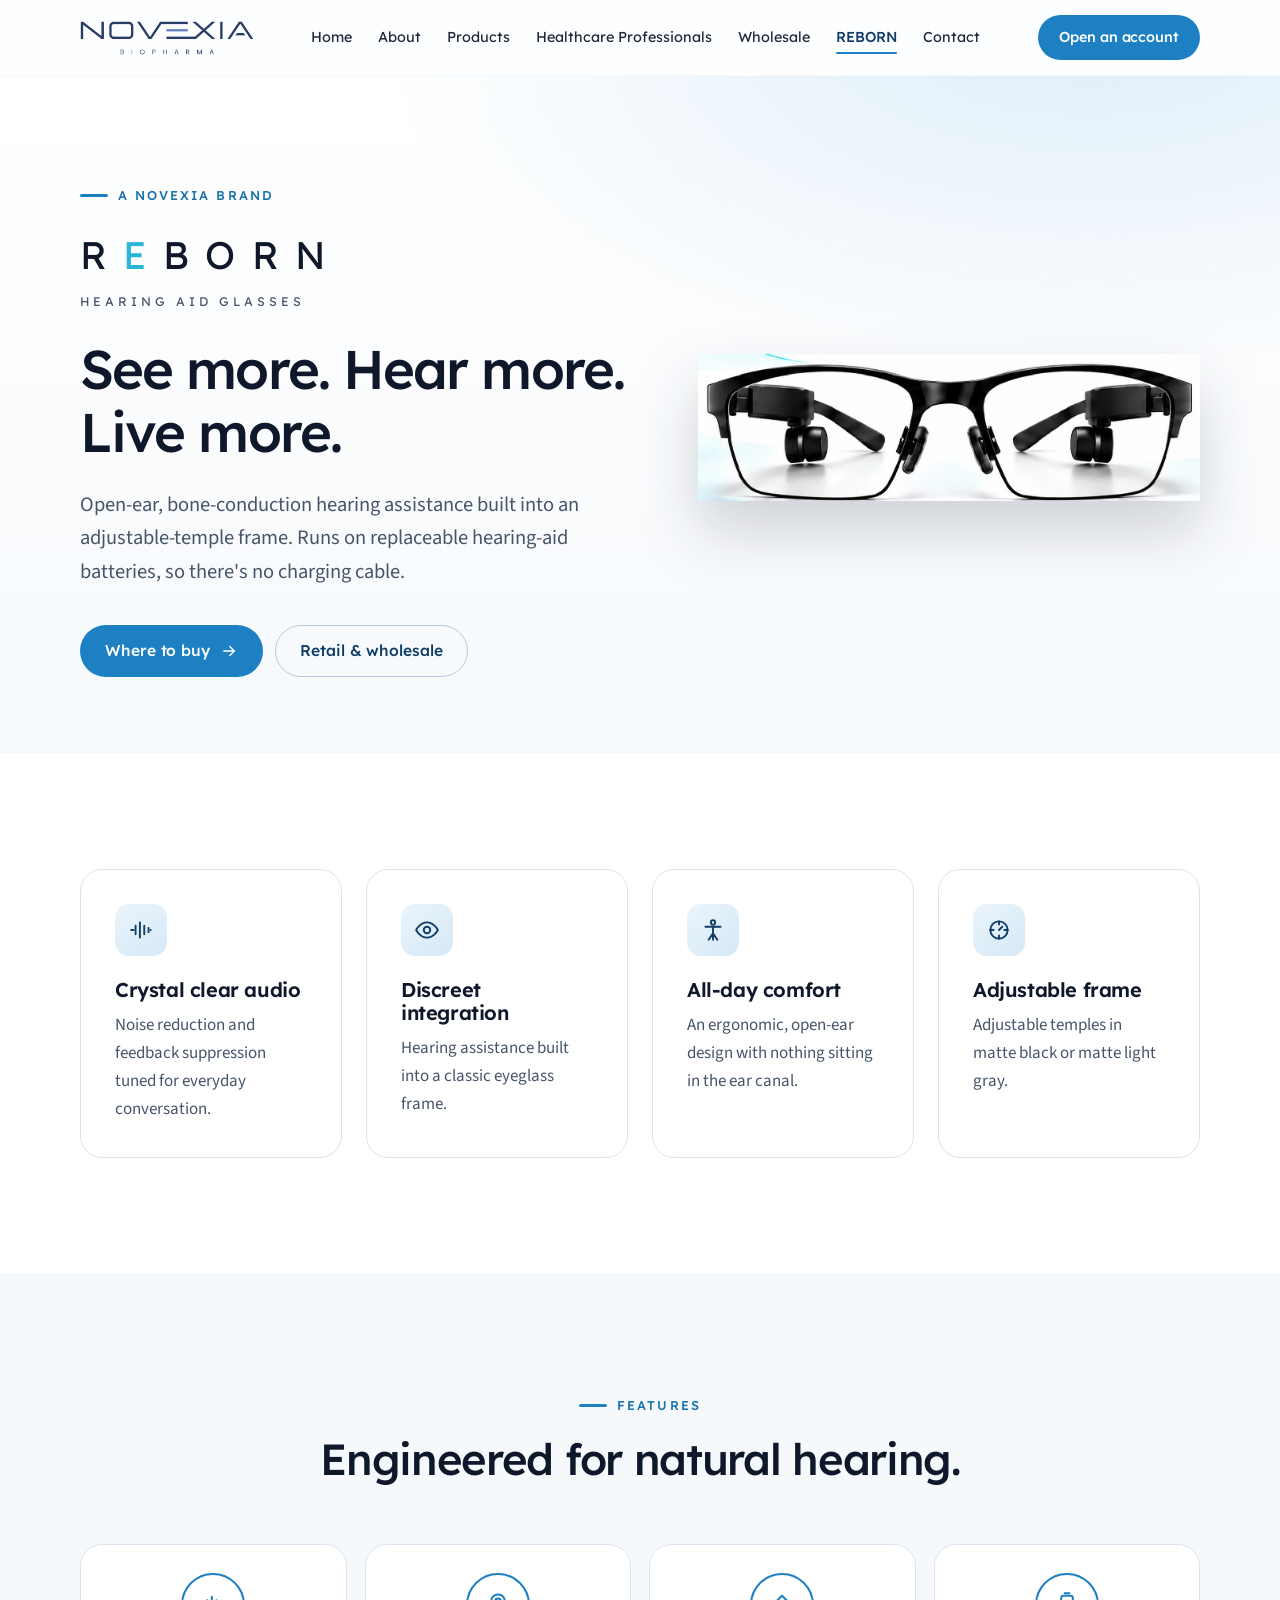
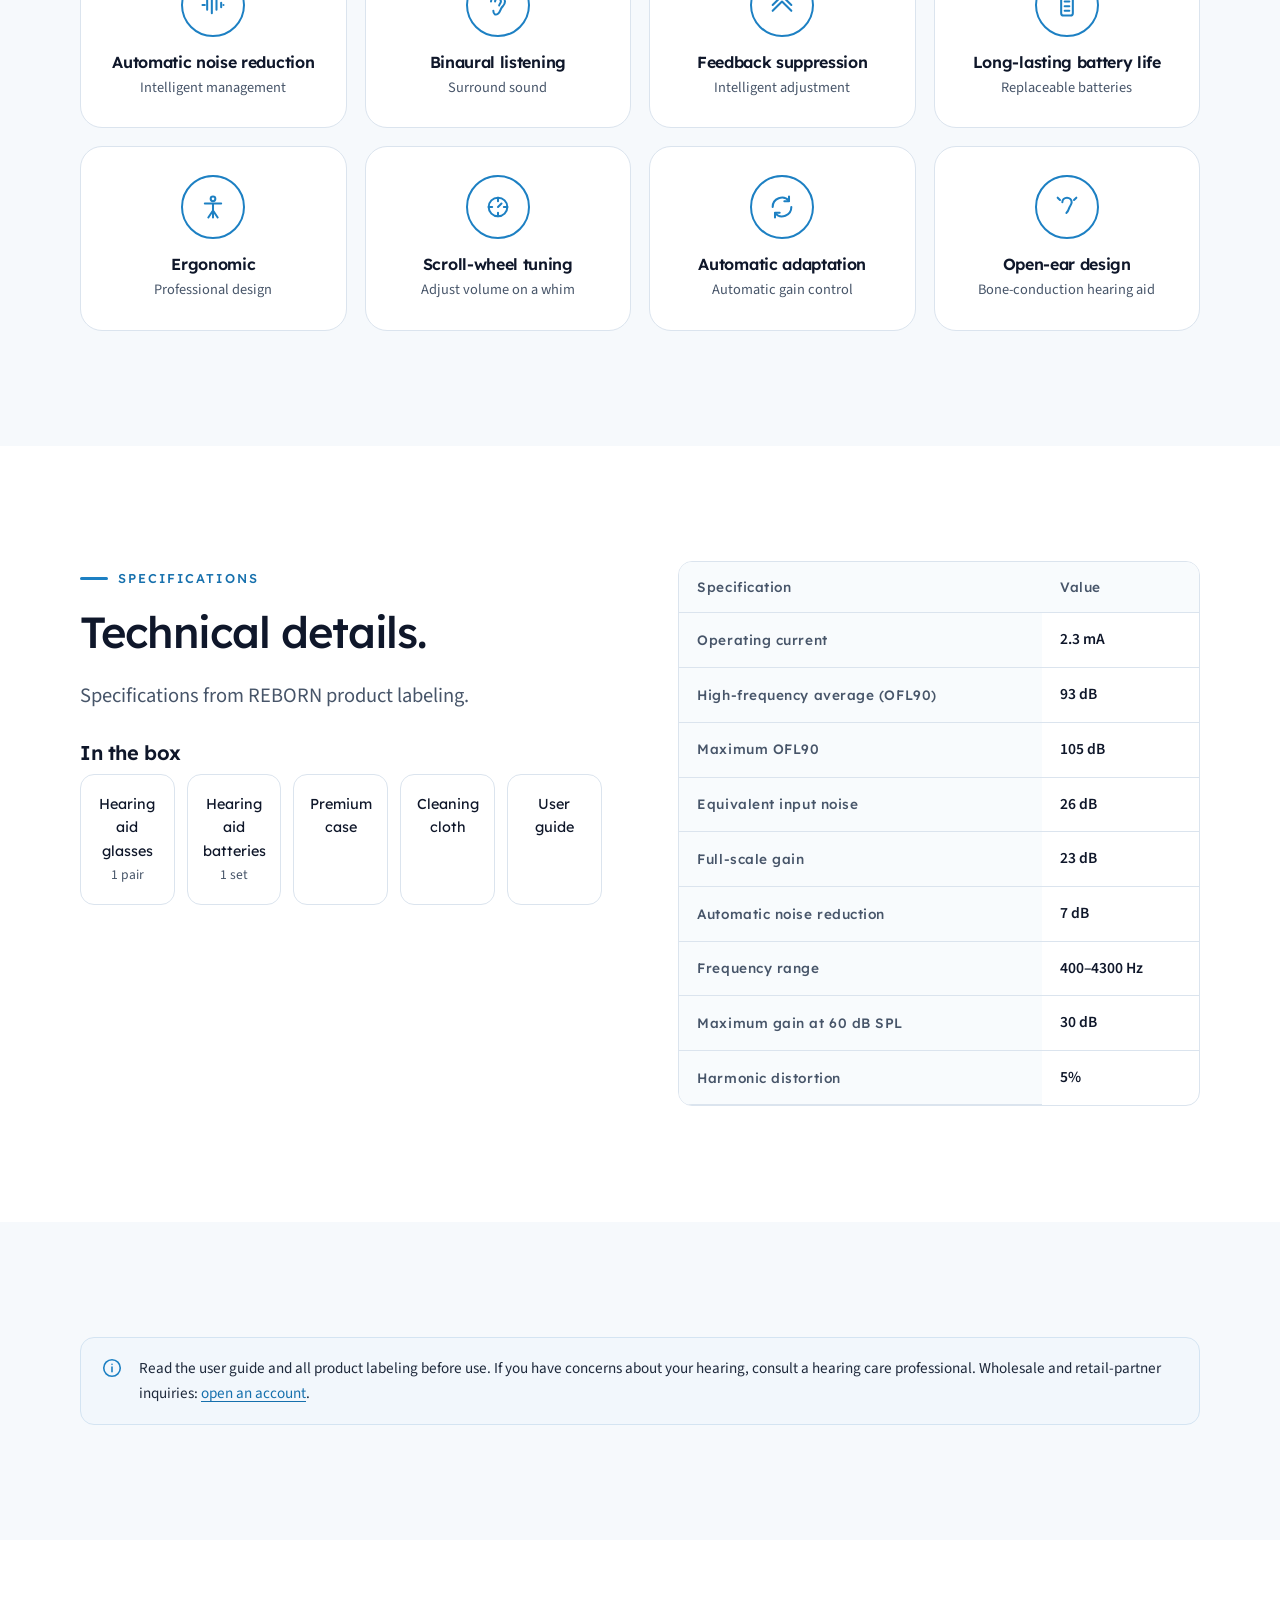
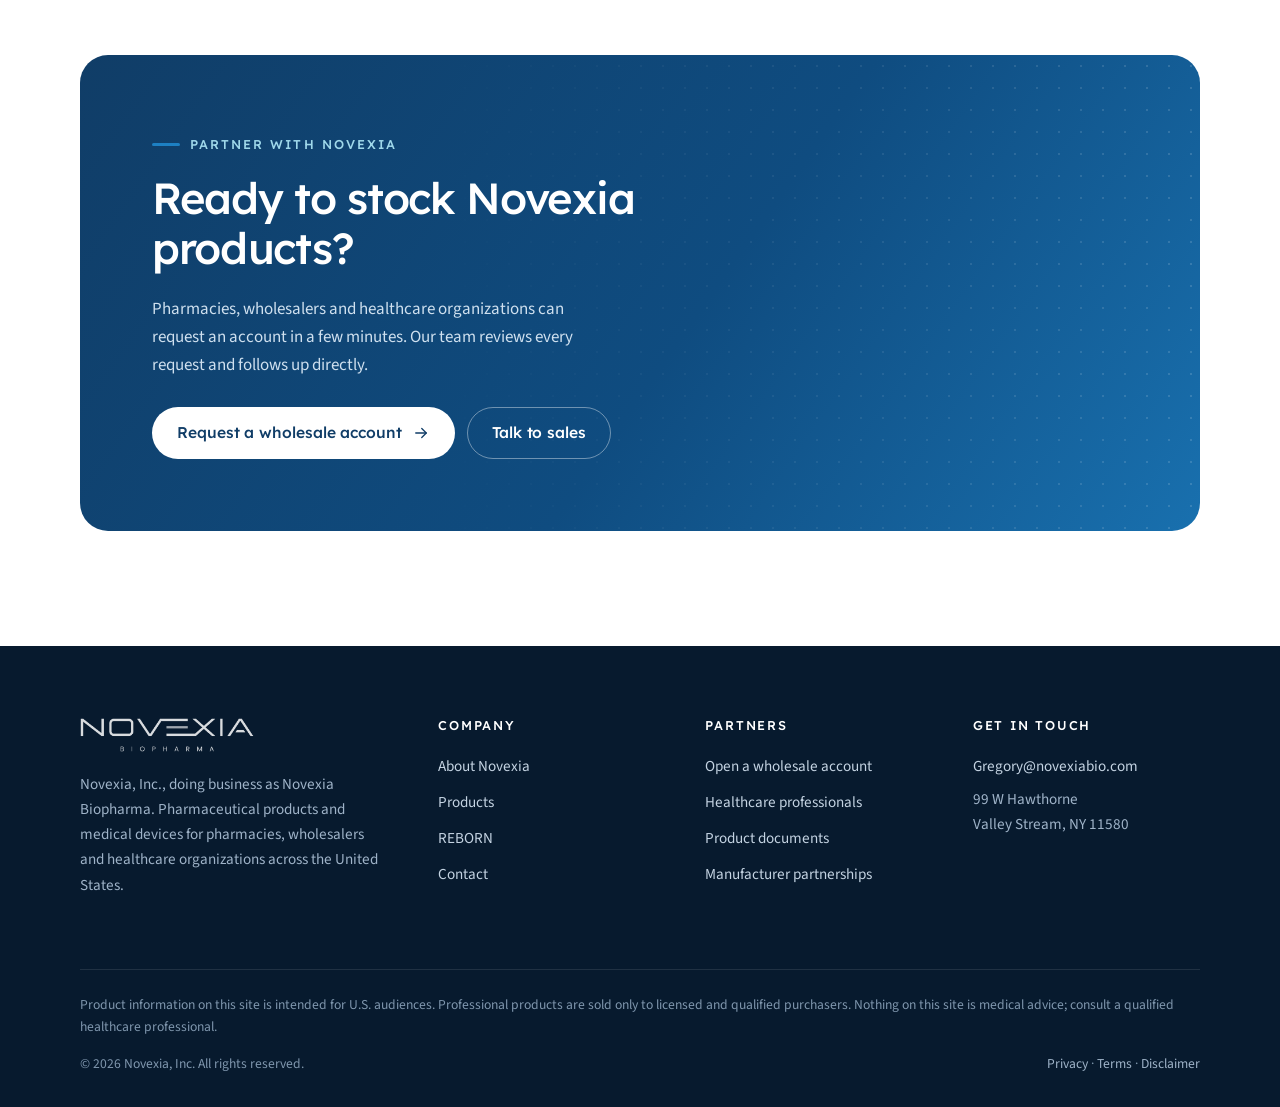
<file: reborn.html>
<!doctype html>
<html lang="en">
<head>
<meta charset="utf-8">
<meta name="viewport" content="width=device-width, initial-scale=1">
<title>REBORN Hearing Aid Glasses | Novexia Biopharma</title>
<meta name="description" content="REBORN Hearing Aid Glasses: open-ear, bone-conduction hearing assistance in an adjustable eyeglass frame, with replaceable batteries and no charging cable.">
<meta name="theme-color" content="#103d67">
<meta property="og:title" content="REBORN Hearing Aid Glasses | Novexia Biopharma">
<meta property="og:description" content="REBORN Hearing Aid Glasses: open-ear, bone-conduction hearing assistance in an adjustable eyeglass frame, with replaceable batteries and no charging cable.">
<meta property="og:type" content="website">
<meta property="og:site_name" content="Novexia Biopharma">
<link rel="icon" href="assets/img/favicon.svg" type="image/svg+xml">
<link rel="preconnect" href="https://fonts.googleapis.com"><link rel="preconnect" href="https://fonts.gstatic.com" crossorigin><link rel="stylesheet" href="https://fonts.googleapis.com/css2?family=Lexend:wght@300;400;500;600&family=Source+Sans+3:wght@400;600&display=swap">
<link rel="stylesheet" href="assets/css/styles.css">
</head>
<body>
<a class="skip-link" href="#main">Skip to content</a>
<header class="site-header">
  <div class="container header-inner">
    <a class="brand" href="index.html" aria-label="Novexia Biopharma home"><img src="assets/img/novexia-logo.png" alt="Novexia Biopharma" width="1200" height="235"></a>
    <nav class="primary-nav" id="primary-nav" aria-label="Main">
      <ul><li><a href="index.html">Home</a></li><li><a href="about.html">About</a></li><li><a href="products.html">Products</a></li><li><a href="hcp.html">Healthcare Professionals</a></li><li><a href="wholesale.html">Wholesale</a></li><li><a href="reborn.html" aria-current="page">REBORN</a></li><li><a href="contact.html">Contact</a></li></ul>
      <div class="mobile-nav-cta"><a class="btn btn--blue" href="wholesale.html">Open a wholesale account <svg viewBox="0 0 24 24" fill="none" stroke="currentColor" stroke-width="1.75" stroke-linecap="round" stroke-linejoin="round" aria-hidden="true"><path d="M5 12h14"/><path d="m13 6 6 6-6 6"/></svg></a><a class="btn btn--ghost" href="contact.html">Contact sales</a></div>
    </nav>
    <div class="header-cta">
      <a class="btn btn--blue" href="wholesale.html">Open an account</a>
      <button class="menu-toggle" type="button" aria-controls="primary-nav" aria-expanded="false" aria-label="Open menu"><span></span></button>
    </div>
  </div>
  <div class="scroll-progress" aria-hidden="true"></div>
</header>
<main id="main">
<section class="hero" style="padding-bottom:clamp(48px,6vw,80px)">
  <div class="container hero-grid">
    <div class="hero-copy">
      <p class="eyebrow">A Novexia brand</p>
      <p class="reborn-wordmark" aria-hidden="true">R<span class="e">E</span>BORN</p>
      <p class="reborn-sub">Hearing Aid Glasses</p>
      <h1 style="font-size:clamp(2rem,4.4vw,3.4rem)">See more. Hear more. Live more.</h1>
      <p class="lead">Open-ear, bone-conduction hearing assistance built into an adjustable-temple frame. Runs on replaceable hearing-aid batteries, so there's no charging cable.</p>
      <div class="btn-row"><a class="btn btn--blue" href="contact.html?topic=reborn">Where to buy <svg viewBox="0 0 24 24" fill="none" stroke="currentColor" stroke-width="1.75" stroke-linecap="round" stroke-linejoin="round" aria-hidden="true"><path d="M5 12h14"/><path d="m13 6 6 6-6 6"/></svg></a><a class="btn btn--ghost" href="wholesale.html">Retail &amp; wholesale</a></div>
    </div>
    <div class="reborn-img"><picture><source srcset="assets/img/reborn-glasses.webp" type="image/webp"><img src="assets/img/reborn-glasses.jpg" alt="REBORN Hearing Aid Glasses, front view, showing bone-conduction modules attached to each temple" width="1261" height="370" fetchpriority="high" decoding="async"></picture></div>
  </div>
</section>

<section class="section section--white">
  <div class="container">
    <div class="grid grid-4">
      <div class="card reveal"><div class="card-icon"><svg viewBox="0 0 24 24" fill="none" stroke="currentColor" stroke-width="1.75" stroke-linecap="round" stroke-linejoin="round" aria-hidden="true"><path d="M3 12h2M7 8v8M11 5v14M15 8v8M19 10v4M21 12h0"/></svg></div><h3>Crystal clear audio</h3><p>Noise reduction and feedback suppression tuned for everyday conversation.</p></div>
      <div class="card reveal" style="--d:1"><div class="card-icon"><svg viewBox="0 0 24 24" fill="none" stroke="currentColor" stroke-width="1.75" stroke-linecap="round" stroke-linejoin="round" aria-hidden="true"><path d="M2 12s3.6-7 10-7 10 7 10 7-3.6 7-10 7S2 12 2 12Z"/><circle cx="12" cy="12" r="3"/></svg></div><h3>Discreet integration</h3><p>Hearing assistance built into a classic eyeglass frame.</p></div>
      <div class="card reveal" style="--d:2"><div class="card-icon"><svg viewBox="0 0 24 24" fill="none" stroke="currentColor" stroke-width="1.75" stroke-linecap="round" stroke-linejoin="round" aria-hidden="true"><circle cx="12" cy="5" r="2"/><path d="M5 9h14M12 9v12M8 21l4-6 4 6"/></svg></div><h3>All-day comfort</h3><p>An ergonomic, open-ear design with nothing sitting in the ear canal.</p></div>
      <div class="card reveal" style="--d:3"><div class="card-icon"><svg viewBox="0 0 24 24" fill="none" stroke="currentColor" stroke-width="1.75" stroke-linecap="round" stroke-linejoin="round" aria-hidden="true"><circle cx="12" cy="12" r="8"/><path d="M12 4v3M12 17v3M4 12h3M17 12h3"/><path d="m12 12 3-3"/></svg></div><h3>Adjustable frame</h3><p>Adjustable temples in matte black or matte light gray.</p></div>
    </div>
  </div>
</section>

<section class="section">
  <div class="container">
    <div class="section-head section-head--center">
      <p class="eyebrow reveal">Features</p>
      <h2 class="reveal" style="--d:1">Engineered for natural hearing.</h2>
    </div>
    <div class="feature-icons"><div class="feature-icon reveal" style="--d:0"><div class="ring"><svg viewBox="0 0 24 24" fill="none" stroke="currentColor" stroke-width="1.75" stroke-linecap="round" stroke-linejoin="round" aria-hidden="true"><path d="M3 12h2M7 8v8M11 5v14M15 8v8M19 10v4M21 12h0"/></svg></div><h3>Automatic noise reduction</h3><p>Intelligent management</p></div><div class="feature-icon reveal" style="--d:1"><div class="ring"><svg viewBox="0 0 24 24" fill="none" stroke="currentColor" stroke-width="1.75" stroke-linecap="round" stroke-linejoin="round" aria-hidden="true"><path d="M6 9a6 6 0 1 1 12 0c0 3-2 4-3 5.5S14 18 12 19.5 8 20 8 17"/><path d="M9.5 9a2.5 2.5 0 0 1 5 0c0 1.5-1.5 2-1.5 3.5"/></svg></div><h3>Binaural listening</h3><p>Surround sound</p></div><div class="feature-icon reveal" style="--d:2"><div class="ring"><svg viewBox="0 0 24 24" fill="none" stroke="currentColor" stroke-width="1.75" stroke-linecap="round" stroke-linejoin="round" aria-hidden="true"><path d="M4 17 12 9l8 8"/><path d="M4 12l8-8 8 8"/></svg></div><h3>Feedback suppression</h3><p>Intelligent adjustment</p></div><div class="feature-icon reveal" style="--d:3"><div class="ring"><svg viewBox="0 0 24 24" fill="none" stroke="currentColor" stroke-width="1.75" stroke-linecap="round" stroke-linejoin="round" aria-hidden="true"><rect x="7" y="4" width="10" height="17" rx="2"/><path d="M10 2h4M10 9h4M10 13h4M10 17h4"/></svg></div><h3>Long-lasting battery life</h3><p>Replaceable batteries</p></div><div class="feature-icon reveal" style="--d:0"><div class="ring"><svg viewBox="0 0 24 24" fill="none" stroke="currentColor" stroke-width="1.75" stroke-linecap="round" stroke-linejoin="round" aria-hidden="true"><circle cx="12" cy="5" r="2"/><path d="M5 9h14M12 9v12M8 21l4-6 4 6"/></svg></div><h3>Ergonomic</h3><p>Professional design</p></div><div class="feature-icon reveal" style="--d:1"><div class="ring"><svg viewBox="0 0 24 24" fill="none" stroke="currentColor" stroke-width="1.75" stroke-linecap="round" stroke-linejoin="round" aria-hidden="true"><circle cx="12" cy="12" r="8"/><path d="M12 4v3M12 17v3M4 12h3M17 12h3"/><path d="m12 12 3-3"/></svg></div><h3>Scroll-wheel tuning</h3><p>Adjust volume on a whim</p></div><div class="feature-icon reveal" style="--d:2"><div class="ring"><svg viewBox="0 0 24 24" fill="none" stroke="currentColor" stroke-width="1.75" stroke-linecap="round" stroke-linejoin="round" aria-hidden="true"><path d="M20 12a8 8 0 0 1-14 5.3"/><path d="M4 12a8 8 0 0 1 14-5.3"/><path d="M18 3v4h-4M6 21v-4h4"/></svg></div><h3>Automatic adaptation</h3><p>Automatic gain control</p></div><div class="feature-icon reveal" style="--d:3"><div class="ring"><svg viewBox="0 0 24 24" fill="none" stroke="currentColor" stroke-width="1.75" stroke-linecap="round" stroke-linejoin="round" aria-hidden="true"><path d="M8 8a4 4 0 1 1 8 0c0 2-1.5 3-2 4.5S13 16 11.5 17"/><path d="M4 4l2 2M20 4l-2 2"/></svg></div><h3>Open-ear design</h3><p>Bone-conduction hearing aid</p></div></div>
  </div>
</section>

<section class="section section--white">
  <div class="container split" style="align-items:start">
    <div>
      <p class="eyebrow reveal">Specifications</p>
      <h2 class="reveal" style="--d:1">Technical details.</h2>
      <p class="lead reveal" style="--d:2">Specifications from REBORN product labeling.</p>
      <div class="reveal" style="--d:3;margin-top:28px"><h3>In the box</h3>
        <ul class="in-box"><li>Hearing aid glasses<span>1 pair</span></li><li>Hearing aid batteries<span>1 set</span></li><li>Premium case</li><li>Cleaning cloth</li><li>User guide</li></ul>
      </div>
    </div>
    <div class="table-wrap reveal" style="--d:1"><table><caption class="sr-only">REBORN Hearing Aid Glasses specifications</caption><thead><tr><th scope="col">Specification</th><th scope="col">Value</th></tr></thead><tbody><tr><th scope="row">Operating current</th><td>2.3 mA</td></tr><tr><th scope="row">High-frequency average (OFL90)</th><td>93 dB</td></tr><tr><th scope="row">Maximum OFL90</th><td>105 dB</td></tr><tr><th scope="row">Equivalent input noise</th><td>26 dB</td></tr><tr><th scope="row">Full-scale gain</th><td>23 dB</td></tr><tr><th scope="row">Automatic noise reduction</th><td>7 dB</td></tr><tr><th scope="row">Frequency range</th><td>400–4300 Hz</td></tr><tr><th scope="row">Maximum gain at 60 dB SPL</th><td>30 dB</td></tr><tr><th scope="row">Harmonic distortion</th><td>5%</td></tr></tbody></table></div>
  </div>
</section>

<section class="section">
  <div class="container">
    <div class="notice reveal"><svg viewBox="0 0 24 24" fill="none" stroke="currentColor" stroke-width="1.75" stroke-linecap="round" stroke-linejoin="round" aria-hidden="true"><circle cx="12" cy="12" r="9"/><path d="M12 11v5M12 8h.01"/></svg><p>Read the user guide and all product labeling before use. If you have concerns about your hearing, consult a hearing care professional. Wholesale and retail-partner inquiries: <a href="wholesale.html">open an account</a>.</p></div>
  </div>
</section>
<section class="section section--white">
  <div class="container">
    <div class="cta-band reveal">
      <p class="eyebrow" style="color:#9fd8ea">Partner with Novexia</p>
      <h2>Ready to stock Novexia products?</h2>
      <p>Pharmacies, wholesalers and healthcare organizations can request an account in a few minutes. Our team reviews every request and follows up directly.</p>
      <div class="btn-row"><a class="btn btn--light" href="wholesale.html">Request a wholesale account <svg viewBox="0 0 24 24" fill="none" stroke="currentColor" stroke-width="1.75" stroke-linecap="round" stroke-linejoin="round" aria-hidden="true"><path d="M5 12h14"/><path d="m13 6 6 6-6 6"/></svg></a><a class="btn btn--outline-light" href="contact.html">Talk to sales</a></div>
    </div>
  </div>
</section>
</main>
<footer class="site-footer">
  <div class="container">
    <div class="footer-grid">
      <div class="footer-brand">
        <img src="assets/img/novexia-logo-white.png" alt="Novexia Biopharma" width="1200" height="235" loading="lazy">
        <p>Novexia, Inc., doing business as Novexia Biopharma. Pharmaceutical products and medical devices for pharmacies, wholesalers and healthcare organizations across the United States.</p>
      </div>
      <div>
        <h2>Company</h2>
        <ul><li><a href="about.html">About Novexia</a></li><li><a href="products.html">Products</a></li><li><a href="reborn.html">REBORN</a></li><li><a href="contact.html">Contact</a></li></ul>
      </div>
      <div>
        <h2>Partners</h2>
        <ul><li><a href="wholesale.html">Open a wholesale account</a></li><li><a href="hcp.html">Healthcare professionals</a></li><li><a href="hcp.html#documents">Product documents</a></li><li><a href="contact.html?topic=partnership">Manufacturer partnerships</a></li></ul>
      </div>
      <div>
        <h2>Get in touch</h2>
        <ul><li><a href="mailto:Gregory@novexiabio.com">Gregory@novexiabio.com</a></li><li><span>99 W Hawthorne<br>Valley Stream, NY 11580</span></li></ul>
      </div>
    </div>
    <div class="footer-bottom">
      <p class="mb-0">Product information on this site is intended for U.S. audiences. Professional products are sold only to licensed and qualified purchasers. Nothing on this site is medical advice; consult a qualified healthcare professional.</p>
      <div class="row"><span>&copy; <span data-year>2026</span> Novexia, Inc. All rights reserved.</span><span><a href="legal.html#privacy">Privacy</a> &middot; <a href="legal.html#terms">Terms</a> &middot; <a href="legal.html#disclaimer">Disclaimer</a></span></div>
    </div>
  </div>
</footer>
<script src="assets/js/main.js" defer></script>
</body>
</html>
</file>
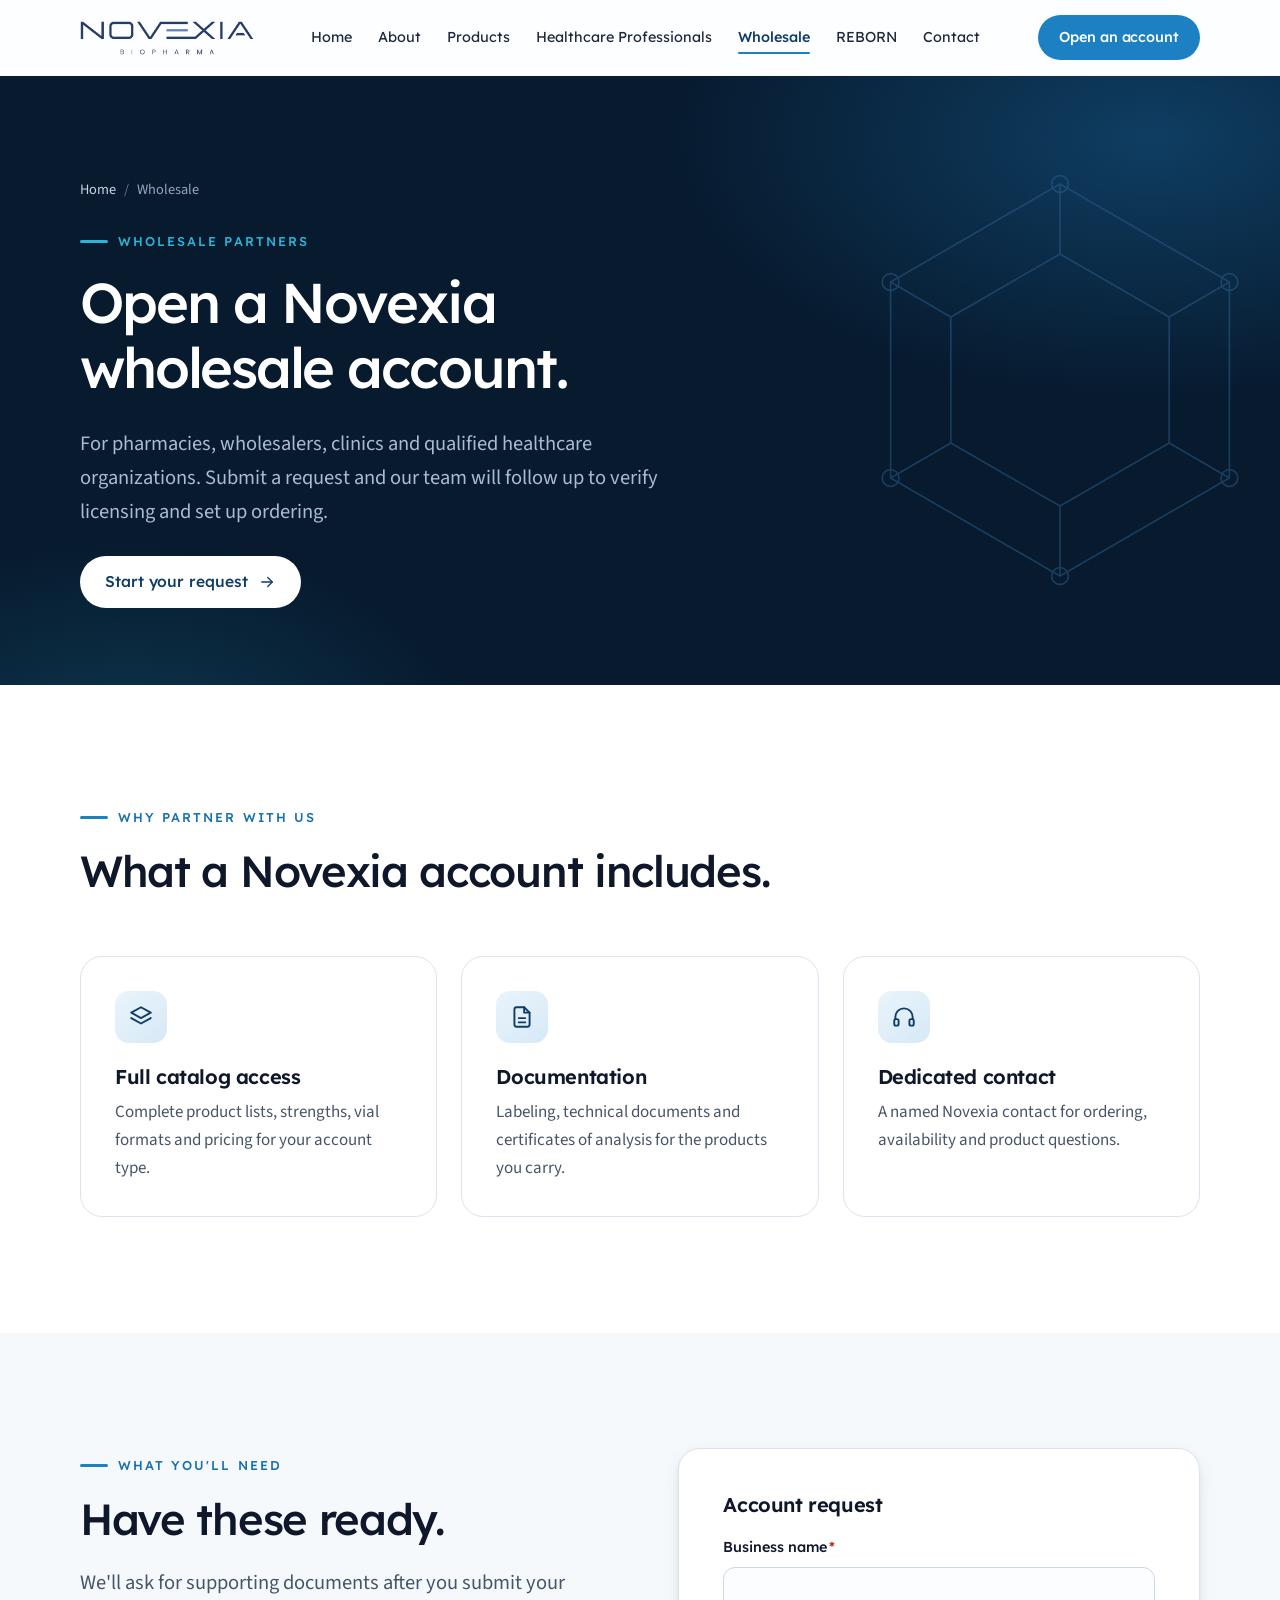
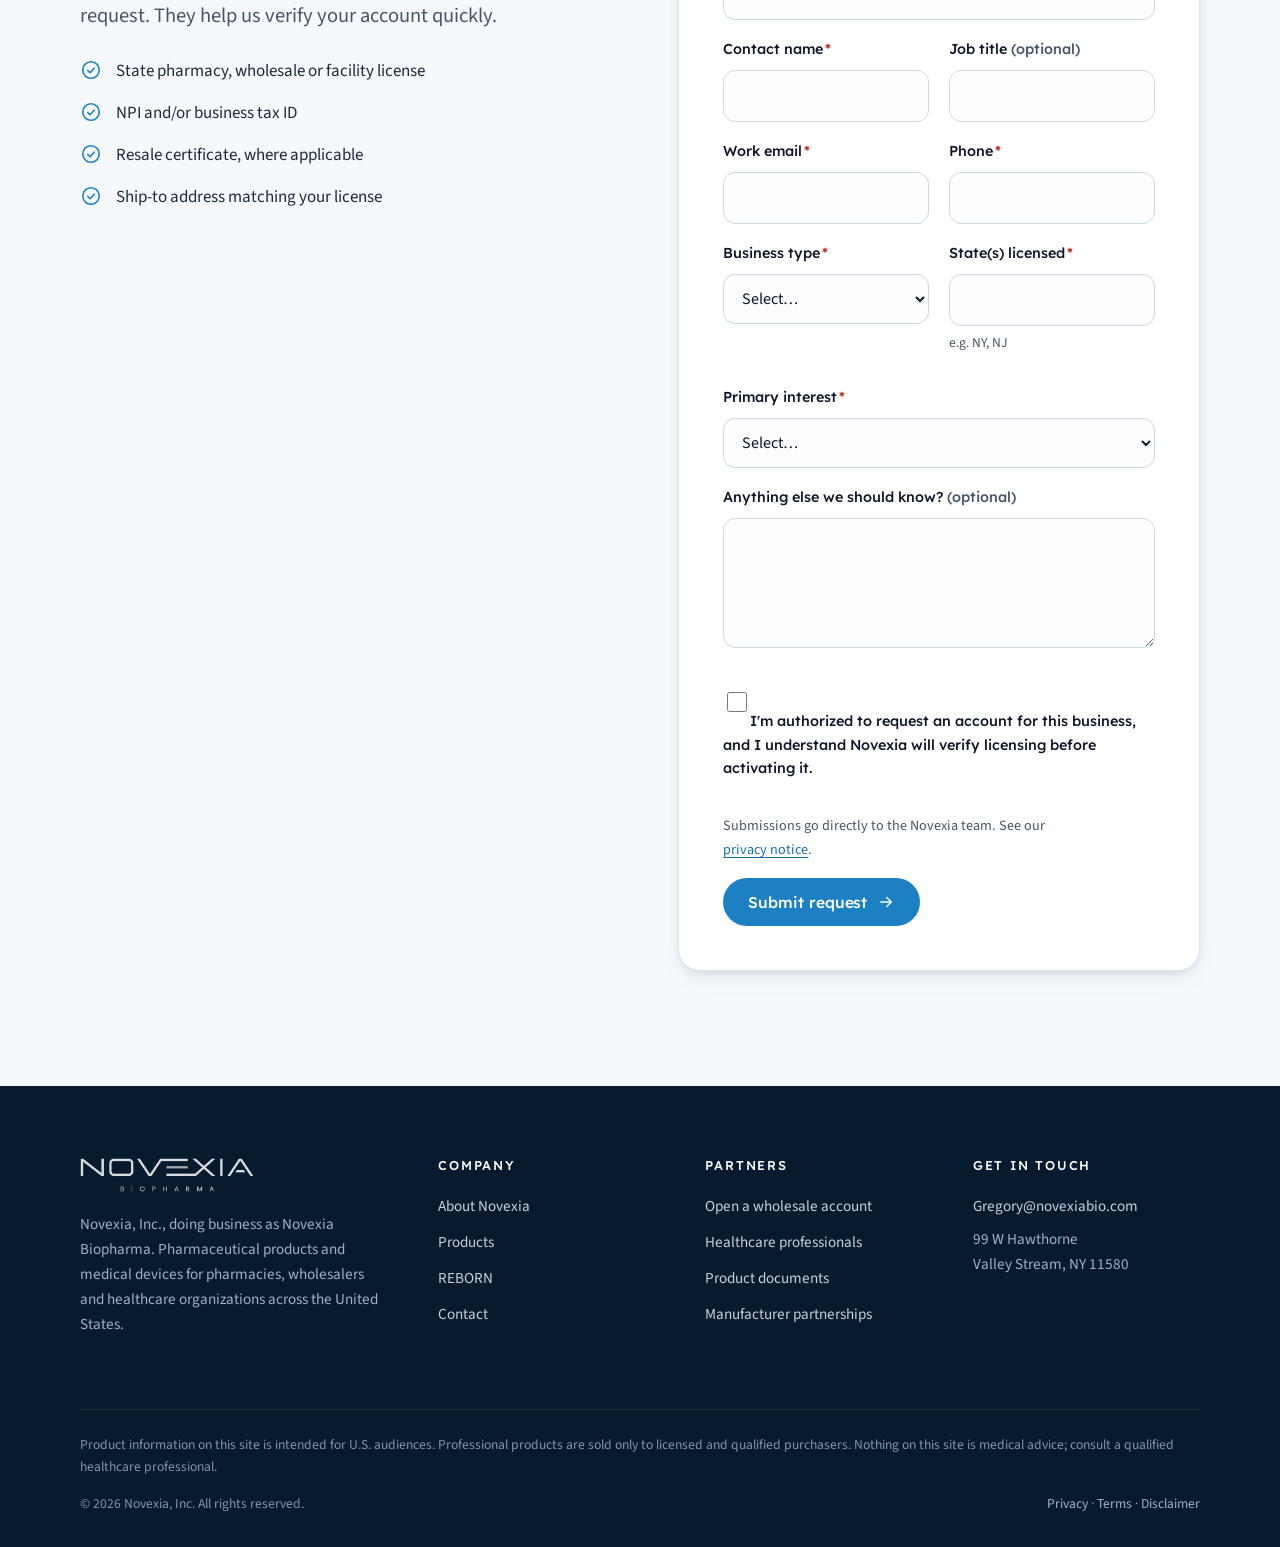
<file: wholesale.html>
<!doctype html>
<html lang="en">
<head>
<meta charset="utf-8">
<meta name="viewport" content="width=device-width, initial-scale=1">
<title>Open a Wholesale Account | Novexia Biopharma</title>
<meta name="description" content="Pharmacies, wholesalers, clinics and healthcare organizations can request a Novexia Biopharma wholesale account.">
<meta name="theme-color" content="#103d67">
<meta property="og:title" content="Open a Wholesale Account | Novexia Biopharma">
<meta property="og:description" content="Pharmacies, wholesalers, clinics and healthcare organizations can request a Novexia Biopharma wholesale account.">
<meta property="og:type" content="website">
<meta property="og:site_name" content="Novexia Biopharma">
<link rel="icon" href="assets/img/favicon.svg" type="image/svg+xml">
<link rel="preconnect" href="https://fonts.googleapis.com"><link rel="preconnect" href="https://fonts.gstatic.com" crossorigin><link rel="stylesheet" href="https://fonts.googleapis.com/css2?family=Lexend:wght@300;400;500;600&family=Source+Sans+3:wght@400;600&display=swap">
<link rel="stylesheet" href="assets/css/styles.css">
</head>
<body>
<a class="skip-link" href="#main">Skip to content</a>
<header class="site-header">
  <div class="container header-inner">
    <a class="brand" href="index.html" aria-label="Novexia Biopharma home"><img src="assets/img/novexia-logo.png" alt="Novexia Biopharma" width="1200" height="235"></a>
    <nav class="primary-nav" id="primary-nav" aria-label="Main">
      <ul><li><a href="index.html">Home</a></li><li><a href="about.html">About</a></li><li><a href="products.html">Products</a></li><li><a href="hcp.html">Healthcare Professionals</a></li><li><a href="wholesale.html" aria-current="page">Wholesale</a></li><li><a href="reborn.html">REBORN</a></li><li><a href="contact.html">Contact</a></li></ul>
      <div class="mobile-nav-cta"><a class="btn btn--blue" href="wholesale.html">Open a wholesale account <svg viewBox="0 0 24 24" fill="none" stroke="currentColor" stroke-width="1.75" stroke-linecap="round" stroke-linejoin="round" aria-hidden="true"><path d="M5 12h14"/><path d="m13 6 6 6-6 6"/></svg></a><a class="btn btn--ghost" href="contact.html">Contact sales</a></div>
    </nav>
    <div class="header-cta">
      <a class="btn btn--blue" href="wholesale.html">Open an account</a>
      <button class="menu-toggle" type="button" aria-controls="primary-nav" aria-expanded="false" aria-label="Open menu"><span></span></button>
    </div>
  </div>
  <div class="scroll-progress" aria-hidden="true"></div>
</header>
<main id="main">
<section class="page-hero">
  <svg class="hex-bg" viewBox="0 0 400 400" fill="none" stroke="currentColor" stroke-width="1.2" aria-hidden="true"><path d="M200 60l121 70v140l-121 70-121-70V130z"/><path d="M200 110l78 45v90l-78 45-78-45v-90z"/><path d="M200 60v50M321 130l-43 25M321 270l-43-25M200 340v-50M79 270l43-25M79 130l43 25"/><circle cx="200" cy="60" r="6"/><circle cx="321" cy="130" r="6"/><circle cx="321" cy="270" r="6"/><circle cx="200" cy="340" r="6"/><circle cx="79" cy="270" r="6"/><circle cx="79" cy="130" r="6"/></svg>
  <div class="container">
    <ol class="breadcrumb" aria-label="Breadcrumb"><li><a href="index.html">Home</a></li><li aria-current="page">Wholesale</li></ol>
    <p class="eyebrow">Wholesale partners</p>
    <h1>Open a Novexia wholesale account.</h1>
    <p class="lead">For pharmacies, wholesalers, clinics and qualified healthcare organizations. Submit a request and our team will follow up to verify licensing and set up ordering.</p><div class="btn-row" style="margin-top:28px"><a class="btn btn--light" href="#apply">Start your request <svg viewBox="0 0 24 24" fill="none" stroke="currentColor" stroke-width="1.75" stroke-linecap="round" stroke-linejoin="round" aria-hidden="true"><path d="M5 12h14"/><path d="m13 6 6 6-6 6"/></svg></a></div>
  </div>
</section>
<section class="section section--white">
  <div class="container">
    <div class="section-head">
      <p class="eyebrow reveal">Why partner with us</p>
      <h2 class="reveal" style="--d:1">What a Novexia account includes.</h2>
    </div>
    <div class="grid grid-3">
      <div class="card reveal"><div class="card-icon"><svg viewBox="0 0 24 24" fill="none" stroke="currentColor" stroke-width="1.75" stroke-linecap="round" stroke-linejoin="round" aria-hidden="true"><path d="m12 3 9 5-9 5-9-5 9-5Z"/><path d="m3 13 9 5 9-5"/></svg></div><h3>Full catalog access</h3><p>Complete product lists, strengths, vial formats and pricing for your account type.</p></div>
      <div class="card reveal" style="--d:1"><div class="card-icon"><svg viewBox="0 0 24 24" fill="none" stroke="currentColor" stroke-width="1.75" stroke-linecap="round" stroke-linejoin="round" aria-hidden="true"><path d="M14 3H7a2 2 0 0 0-2 2v14a2 2 0 0 0 2 2h10a2 2 0 0 0 2-2V8l-5-5Z"/><path d="M14 3v5h5M9 13h6M9 17h6"/></svg></div><h3>Documentation</h3><p>Labeling, technical documents and certificates of analysis for the products you carry.</p></div>
      <div class="card reveal" style="--d:2"><div class="card-icon"><svg viewBox="0 0 24 24" fill="none" stroke="currentColor" stroke-width="1.75" stroke-linecap="round" stroke-linejoin="round" aria-hidden="true"><path d="M4 14v-2a8 8 0 0 1 16 0v2"/><rect x="3" y="14" width="4" height="6" rx="1.5"/><rect x="17" y="14" width="4" height="6" rx="1.5"/></svg></div><h3>Dedicated contact</h3><p>A named Novexia contact for ordering, availability and product questions.</p></div>
    </div>
  </div>
</section>

<section class="section">
  <div class="container split" style="align-items:start">
    <div>
      <p class="eyebrow reveal">What you'll need</p>
      <h2 class="reveal" style="--d:1">Have these ready.</h2>
      <p class="lead reveal" style="--d:2">We'll ask for supporting documents after you submit your request. They help us verify your account quickly.</p>
      <ul class="check-list reveal" style="--d:3">
        <li><svg viewBox="0 0 24 24" fill="none" stroke="currentColor" stroke-width="1.75" stroke-linecap="round" stroke-linejoin="round" aria-hidden="true"><circle cx="12" cy="12" r="9"/><path d="m8.5 12.5 2.5 2.5 4.5-5"/></svg><span>State pharmacy, wholesale or facility license</span></li>
        <li><svg viewBox="0 0 24 24" fill="none" stroke="currentColor" stroke-width="1.75" stroke-linecap="round" stroke-linejoin="round" aria-hidden="true"><circle cx="12" cy="12" r="9"/><path d="m8.5 12.5 2.5 2.5 4.5-5"/></svg><span>NPI and/or business tax ID</span></li>
        <li><svg viewBox="0 0 24 24" fill="none" stroke="currentColor" stroke-width="1.75" stroke-linecap="round" stroke-linejoin="round" aria-hidden="true"><circle cx="12" cy="12" r="9"/><path d="m8.5 12.5 2.5 2.5 4.5-5"/></svg><span>Resale certificate, where applicable</span></li>
        <li><svg viewBox="0 0 24 24" fill="none" stroke="currentColor" stroke-width="1.75" stroke-linecap="round" stroke-linejoin="round" aria-hidden="true"><circle cx="12" cy="12" r="9"/><path d="m8.5 12.5 2.5 2.5 4.5-5"/></svg><span>Ship-to address matching your license</span></li>
      </ul>
    </div>
    <form id="apply" class="form-card reveal" style="--d:1" name="wholesale-account" method="POST" data-netlify="true" netlify-honeypot="bot-field" data-inquiry novalidate>
      <input type="hidden" name="form-name" value="wholesale-account"><input type="hidden" name="subject" value="New wholesale account request: Novexia website"><input type="text" name="bot-field" class="hp" tabindex="-1" autocomplete="off" aria-hidden="true">
      <h3 style="margin-bottom:20px">Account request</h3>
      <div class="form-grid">
        <div class="field full"><label for="business">Business name<span class="req" aria-hidden="true">*</span></label><input id="business" name="business" type="text" required autocomplete="organization" aria-describedby="business-err"><p class="error" id="business-err">Please enter a valid business name.</p></div>
        <div class="field"><label for="contact_name">Contact name<span class="req" aria-hidden="true">*</span></label><input id="contact_name" name="contact_name" type="text" required autocomplete="name" aria-describedby="contact_name-err"><p class="error" id="contact_name-err">Please enter a valid contact name.</p></div>
        <div class="field"><label for="title">Job title <span class="muted small">(optional)</span></label><input id="title" name="title" type="text" autocomplete="organization-title" aria-describedby="title-err"><p class="error" id="title-err">Please enter a valid job title.</p></div>
        <div class="field"><label for="email">Work email<span class="req" aria-hidden="true">*</span></label><input id="email" name="email" type="email" required autocomplete="email" aria-describedby="email-err"><p class="error" id="email-err">Please enter a valid work email.</p></div>
        <div class="field"><label for="phone">Phone<span class="req" aria-hidden="true">*</span></label><input id="phone" name="phone" type="tel" required autocomplete="tel" aria-describedby="phone-err"><p class="error" id="phone-err">Please enter a valid phone.</p></div>
        <div class="field"><label for="business_type">Business type<span class="req" aria-hidden="true">*</span></label><select id="business_type" name="business_type" required aria-describedby="business_type-err"><option value="">Select…</option><option value="Independent pharmacy">Independent pharmacy</option><option value="Chain pharmacy">Chain pharmacy</option><option value="Wholesaler / distributor">Wholesaler / distributor</option><option value="Clinic / medical practice">Clinic / medical practice</option><option value="Outsourcing facility">Outsourcing facility</option><option value="Retailer (REBORN)">Retailer (REBORN)</option><option value="Other">Other</option></select><p class="error" id="business_type-err">Please choose an option.</p></div>
        <div class="field"><label for="state">State(s) licensed<span class="req" aria-hidden="true">*</span></label><input id="state" name="state" type="text" required aria-describedby="state-hint state-err"><p class="hint" id="state-hint">e.g. NY, NJ</p><p class="error" id="state-err">Please enter a valid state(s) licensed.</p></div>
        <div class="field full"><label for="interest">Primary interest<span class="req" aria-hidden="true">*</span></label><select id="interest" name="interest" required aria-describedby="interest-err"><option value="">Select…</option><option value="Novexia Peptides">Novexia Peptides</option><option value="REBORN Hearing Aid Glasses">REBORN Hearing Aid Glasses</option><option value="Multiple product lines">Multiple product lines</option><option value="Not sure yet">Not sure yet</option></select><p class="error" id="interest-err">Please choose an option.</p></div>
        <div class="field full"><label for="message">Anything else we should know? <span class="muted small">(optional)</span></label><textarea id="message" name="message" aria-describedby="message-err"></textarea><p class="error" id="message-err">Please enter a valid anything else we should know?.</p></div>
        <div class="field full"><label class="checkbox" for="wholesale_confirm"><input type="checkbox" id="wholesale_confirm" name="wholesale_confirm" value="Yes" required aria-describedby="wholesale_confirm-err"><span>I'm authorized to request an account for this business, and I understand Novexia will verify licensing before activating it.</span></label><p class="error" id="wholesale_confirm-err">Please confirm to continue.</p></div>
      </div>
      <div class="form-foot"><small>Submissions go directly to the Novexia team. See our <a href="legal.html#privacy">privacy notice</a>.</small><button class="btn btn--blue" type="submit">Submit request <svg viewBox="0 0 24 24" fill="none" stroke="currentColor" stroke-width="1.75" stroke-linecap="round" stroke-linejoin="round" aria-hidden="true"><path d="M5 12h14"/><path d="m13 6 6 6-6 6"/></svg></button></div><p class="form-status" role="status" tabindex="-1"></p>
    </form>
  </div>
</section>
</main>
<footer class="site-footer">
  <div class="container">
    <div class="footer-grid">
      <div class="footer-brand">
        <img src="assets/img/novexia-logo-white.png" alt="Novexia Biopharma" width="1200" height="235" loading="lazy">
        <p>Novexia, Inc., doing business as Novexia Biopharma. Pharmaceutical products and medical devices for pharmacies, wholesalers and healthcare organizations across the United States.</p>
      </div>
      <div>
        <h2>Company</h2>
        <ul><li><a href="about.html">About Novexia</a></li><li><a href="products.html">Products</a></li><li><a href="reborn.html">REBORN</a></li><li><a href="contact.html">Contact</a></li></ul>
      </div>
      <div>
        <h2>Partners</h2>
        <ul><li><a href="wholesale.html">Open a wholesale account</a></li><li><a href="hcp.html">Healthcare professionals</a></li><li><a href="hcp.html#documents">Product documents</a></li><li><a href="contact.html?topic=partnership">Manufacturer partnerships</a></li></ul>
      </div>
      <div>
        <h2>Get in touch</h2>
        <ul><li><a href="mailto:Gregory@novexiabio.com">Gregory@novexiabio.com</a></li><li><span>99 W Hawthorne<br>Valley Stream, NY 11580</span></li></ul>
      </div>
    </div>
    <div class="footer-bottom">
      <p class="mb-0">Product information on this site is intended for U.S. audiences. Professional products are sold only to licensed and qualified purchasers. Nothing on this site is medical advice; consult a qualified healthcare professional.</p>
      <div class="row"><span>&copy; <span data-year>2026</span> Novexia, Inc. All rights reserved.</span><span><a href="legal.html#privacy">Privacy</a> &middot; <a href="legal.html#terms">Terms</a> &middot; <a href="legal.html#disclaimer">Disclaimer</a></span></div>
    </div>
  </div>
</footer>
<script src="assets/js/main.js" defer></script>
</body>
</html>
</file>
<file: assets/css/styles.css>
/* ==========================================================================
   Novexia Biopharma — site styles
   Design system: Trust & Authority · Lexend / Source Sans 3 · brand navy + blue
   ========================================================================== */

:root {
  /* Brand (sampled from the Novexia logo) */
  --navy-950: #071a2e;
  --navy-900: #0b2a47;
  --navy: #103d67;
  --blue: #1d80c3;
  --blue-600: #1670ad;
  --cyan: #29b6d6;
  --ice: #eaf4fb;

  /* Neutrals */
  --ink: #0f172a;
  --text: #1e293b;
  --muted: #475569;
  --line: #dbe4ee;
  --surface: #ffffff;
  --bg: #f6f9fc;

  /* Type */
  --font-head: "Lexend", system-ui, -apple-system, "Segoe UI", sans-serif;
  --font-body: "Source Sans 3", system-ui, -apple-system, "Segoe UI", sans-serif;

  /* Layout */
  --container: 1200px;
  --gutter: clamp(16px, 4vw, 40px);
  --radius: 14px;
  --radius-lg: 22px;
  --header-h: 76px;

  /* Elevation */
  --shadow-sm: 0 1px 2px rgba(15, 23, 42, .06), 0 1px 3px rgba(15, 23, 42, .05);
  --shadow-md: 0 8px 24px -8px rgba(16, 61, 103, .18), 0 2px 6px rgba(15, 23, 42, .05);
  --shadow-lg: 0 24px 60px -20px rgba(16, 61, 103, .32);

  /* Motion */
  --ease-out: cubic-bezier(.22, 1, .36, 1);
  --dur: 220ms;

  /* z-index scale */
  --z-header: 50;
  --z-menu: 60;
  --z-skip: 100;
}

/* ---------- Base ---------- */
*, *::before, *::after { box-sizing: border-box; }
html { -webkit-text-size-adjust: 100%; scroll-padding-top: calc(var(--header-h) + 16px); }
@media (prefers-reduced-motion: no-preference) { html { scroll-behavior: smooth; } }
body {
  margin: 0;
  font-family: var(--font-body);
  font-size: 1.0625rem;
  line-height: 1.65;
  color: var(--text);
  background: var(--bg);
  -webkit-font-smoothing: antialiased;
  text-rendering: optimizeLegibility;
  overflow-x: hidden;
}
img, svg, video { display: block; max-width: 100%; height: auto; }
a { color: var(--blue-600); text-decoration-thickness: 1px; text-underline-offset: 3px; }
a:hover { color: var(--navy); }
h1, h2, h3, h4 { font-family: var(--font-head); color: var(--ink); line-height: 1.15; letter-spacing: -.02em; margin: 0 0 .5em; font-weight: 600; }
h1 { font-size: clamp(2.25rem, 5.2vw, 4rem); font-weight: 500; letter-spacing: -.035em; }
h2 { font-size: clamp(1.75rem, 3.4vw, 2.75rem); font-weight: 500; letter-spacing: -.03em; }
h3 { font-size: 1.25rem; }
p { margin: 0 0 1em; }
ul { padding-left: 1.2em; }
:focus-visible { outline: 3px solid var(--cyan); outline-offset: 3px; border-radius: 6px; }
::selection { background: var(--blue); color: #fff; }

.skip-link {
  position: absolute; left: 16px; top: -60px; z-index: var(--z-skip);
  background: var(--navy); color: #fff; padding: 10px 16px; border-radius: 8px;
  font-weight: 600; transition: top var(--dur);
}
.skip-link:focus { top: 12px; color: #fff; }
.sr-only { position: absolute; width: 1px; height: 1px; padding: 0; margin: -1px; overflow: hidden; clip: rect(0 0 0 0); white-space: nowrap; border: 0; }

.container { width: 100%; max-width: var(--container); margin-inline: auto; padding-inline: var(--gutter); }
.section { padding-block: clamp(64px, 9vw, 120px); }
.section--white { background: var(--surface); }
.section--ice { background: linear-gradient(180deg, var(--ice), #f6fafd); }
.section--dark { background: var(--navy-950); color: #c8d6e5; }
.section--dark h2, .section--dark h3 { color: #fff; }

.eyebrow {
  display: inline-flex; align-items: center; gap: 10px;
  font-family: var(--font-head); font-size: .8rem; font-weight: 500;
  letter-spacing: .16em; text-transform: uppercase; color: var(--blue-600);
  margin-bottom: 18px;
}
.eyebrow::before { content: ""; width: 28px; height: 3px; border-radius: 2px; background: var(--blue); }
.section--dark .eyebrow { color: var(--cyan); }
.section--dark .eyebrow::before { background: var(--cyan); }

.lead { font-size: clamp(1.125rem, 1.6vw, 1.3rem); color: var(--muted); max-width: 62ch; }
.section--dark .lead { color: #a9bcd0; }
.section-head { max-width: 760px; margin-bottom: clamp(36px, 5vw, 60px); }
.section-head--center { margin-inline: auto; text-align: center; }
.section-head--center .eyebrow { justify-content: center; }
.section-head--center .lead { margin-inline: auto; }

/* ---------- Buttons ---------- */
.btn {
  --bg: var(--navy); --fg: #fff;
  display: inline-flex; align-items: center; justify-content: center; gap: 10px;
  min-height: 48px; padding: 12px 24px;
  font-family: var(--font-head); font-size: .975rem; font-weight: 500; letter-spacing: -.005em;
  color: var(--fg); background: var(--bg);
  border: 1.5px solid transparent; border-radius: 999px;
  text-decoration: none; cursor: pointer;
  transition: background-color var(--dur) var(--ease-out), color var(--dur), border-color var(--dur), box-shadow var(--dur), transform var(--dur) var(--ease-out);
}
.btn svg { width: 18px; height: 18px; transition: transform var(--dur) var(--ease-out); }
.btn:hover { color: var(--fg); background: var(--navy-900); box-shadow: var(--shadow-md); }
.btn:hover svg { transform: translateX(3px); }
.btn:active { transform: translateY(1px); }
.btn--blue { --bg: var(--blue); }
.btn--blue:hover { background: var(--blue-600); }
.btn--ghost { --bg: transparent; --fg: var(--navy); border-color: #b9cadc; }
.btn--ghost:hover { --fg: var(--navy); background: #fff; border-color: var(--navy); }
.btn--light { --bg: #fff; --fg: var(--navy); }
.btn--light:hover { --fg: var(--navy); background: var(--ice); }
.btn--outline-light { --bg: transparent; --fg: #fff; border-color: rgba(255,255,255,.4); }
.btn--outline-light:hover { --fg: #fff; background: rgba(255,255,255,.08); border-color: #fff; }
.btn[disabled], .btn[aria-busy="true"] { opacity: .65; cursor: progress; }
.btn-row { display: flex; flex-wrap: wrap; gap: 12px; }

.link-arrow {
  display: inline-flex; align-items: center; gap: 8px; font-family: var(--font-head); font-weight: 500;
  font-size: .95rem; text-decoration: none; color: var(--blue-600);
}
.link-arrow svg { width: 16px; height: 16px; transition: transform var(--dur) var(--ease-out); }
.link-arrow:hover svg { transform: translateX(4px); }

/* ---------- Header ---------- */
.site-header {
  position: sticky; top: 0; z-index: var(--z-header);
  height: var(--header-h);
  border-bottom: 1px solid transparent;
  transition: border-color var(--dur), box-shadow var(--dur);
}
/* Blur lives on a pseudo-element: backdrop-filter on the header itself would
   trap the fixed-position mobile menu inside the header box. */
.site-header::before {
  content: ""; position: absolute; inset: 0; z-index: -1;
  background: rgba(255, 255, 255, .78);
  -webkit-backdrop-filter: saturate(160%) blur(14px);
  backdrop-filter: saturate(160%) blur(14px);
  transition: background-color var(--dur);
}
.site-header.is-scrolled { border-color: var(--line); box-shadow: 0 6px 24px -18px rgba(16, 61, 103, .45); }
.site-header.is-scrolled::before { background: rgba(255,255,255,.92); }
.nav-open .site-header::before { background: #fff; }
.header-inner { height: 100%; display: flex; align-items: center; justify-content: space-between; gap: 24px; }
.brand { display: inline-flex; align-items: center; flex-shrink: 0; }
.brand img { height: 34px; width: auto; }

.primary-nav ul { list-style: none; margin: 0; padding: 0; display: flex; align-items: center; gap: 2px; }
.primary-nav a {
  position: relative; display: inline-flex; align-items: center; min-height: 44px; padding: 8px 12px;
  font-family: var(--font-head); font-size: .9rem; font-weight: 400; color: var(--text); text-decoration: none;
  border-radius: 8px; transition: color var(--dur);
}
.primary-nav a::after {
  content: ""; position: absolute; left: 12px; right: 12px; bottom: 6px; height: 2px; border-radius: 2px;
  background: var(--blue); transform: scaleX(0); transform-origin: left; transition: transform 300ms var(--ease-out);
}
.primary-nav a:hover { color: var(--navy); }
.primary-nav a:hover::after, .primary-nav a[aria-current="page"]::after { transform: scaleX(1); }
.primary-nav a[aria-current="page"] { color: var(--navy); font-weight: 500; }
.header-cta { display: flex; align-items: center; gap: 10px; }
.header-cta .btn { min-height: 44px; padding: 10px 20px; font-size: .9rem; }

.menu-toggle {
  display: none; width: 44px; height: 44px; border: 1px solid var(--line); border-radius: 12px; background: #fff;
  cursor: pointer; align-items: center; justify-content: center; color: var(--navy);
}
.menu-toggle span, .menu-toggle span::before, .menu-toggle span::after {
  display: block; width: 18px; height: 2px; border-radius: 2px; background: currentColor; position: relative;
  transition: transform 300ms var(--ease-out), background-color 200ms;
}
.menu-toggle span::before, .menu-toggle span::after { content: ""; position: absolute; left: 0; }
.menu-toggle span::before { top: -6px; }
.menu-toggle span::after { top: 6px; }
.nav-open .menu-toggle span { background: transparent; }
.nav-open .menu-toggle span::before { transform: translateY(6px) rotate(45deg); }
.nav-open .menu-toggle span::after { transform: translateY(-6px) rotate(-45deg); }

@media (max-width: 1080px) {
  .menu-toggle { display: inline-flex; }
  .header-cta .btn--ghost { display: none; }
  .primary-nav {
    position: fixed; inset: var(--header-h) 0 0 0; z-index: var(--z-menu);
    background: #fff; padding: 24px var(--gutter) 40px; overflow-y: auto;
    opacity: 0; visibility: hidden; transform: translateY(-8px);
    transition: opacity 260ms var(--ease-out), transform 260ms var(--ease-out), visibility 0s linear 260ms;
  }
  .nav-open .primary-nav { opacity: 1; visibility: visible; transform: none; transition-delay: 0s; }
  .primary-nav ul { flex-direction: column; align-items: stretch; gap: 0; }
  .primary-nav li { border-bottom: 1px solid var(--line); }
  .primary-nav a { width: 100%; min-height: 56px; font-size: 1.15rem; padding-inline: 4px; }
  .primary-nav a::after { display: none; }
  .primary-nav a[aria-current="page"] { color: var(--blue-600); }
  body.nav-open { overflow: hidden; }
}
@media (max-width: 520px) {
  .header-cta .btn--blue { display: none; }
  .brand img { height: 28px; }
}
.mobile-nav-cta { display: none; }
@media (max-width: 1080px) { .mobile-nav-cta { display: grid; gap: 12px; margin-top: 28px; } }

/* Scroll progress (progressive enhancement) */
.scroll-progress { position: absolute; left: 0; right: 0; bottom: -1px; height: 2px; background: linear-gradient(90deg, var(--blue), var(--cyan)); transform-origin: left; transform: scaleX(0); }
@supports (animation-timeline: scroll()) {
  @media (prefers-reduced-motion: no-preference) {
    .scroll-progress { animation: progress linear both; animation-timeline: scroll(root); }
    @keyframes progress { to { transform: scaleX(1); } }
  }
}

/* ---------- Hero ---------- */
.hero { position: relative; overflow: hidden; padding-block: clamp(56px, 8vw, 110px) clamp(64px, 9vw, 120px); background: radial-gradient(1200px 600px at 85% -10%, #dcecf8 0%, rgba(220,236,248,0) 60%), linear-gradient(180deg, #fff 0%, var(--bg) 100%); }
.hero-grid { display: grid; grid-template-columns: minmax(0, 1.05fr) minmax(0, .95fr); gap: clamp(32px, 5vw, 72px); align-items: center; }
.hero h1 { margin-bottom: 24px; }
.hero h1 .accent { color: var(--blue); }
.hero .lead { margin-bottom: 36px; }
.hero-note { margin-top: 28px; display: flex; flex-wrap: wrap; gap: 10px 22px; font-size: .95rem; color: var(--muted); list-style: none; padding: 0; }
.hero-note li { display: inline-flex; align-items: center; gap: 8px; }
.hero-note svg { width: 18px; height: 18px; color: var(--blue); flex-shrink: 0; }
.hero-visual { position: relative; aspect-ratio: 1 / 1; max-width: 560px; width: 100%; justify-self: end; }
.hero-visual svg { width: 100%; height: 100%; overflow: visible; }
@media (max-width: 900px) {
  .hero-grid { grid-template-columns: 1fr; }
  .hero-visual { justify-self: center; max-width: 420px; order: -1; margin-bottom: -12px; }
}
@media (max-width: 520px) { .hero-visual { max-width: 300px; } }

/* Molecular network animation */
.mol-line { stroke: url(#lineGrad); stroke-width: 1.6; fill: none; stroke-linecap: round; }
.mol-node { fill: #fff; stroke: var(--blue); stroke-width: 2; }
.mol-node--core { fill: var(--navy); stroke: none; }
.mol-node--accent { fill: var(--cyan); stroke: none; }
.mol-ring { fill: none; stroke: #c9def0; stroke-width: 1; stroke-dasharray: 3 7; }
.mol-glow { fill: url(#glowGrad); }
@media (prefers-reduced-motion: no-preference) {
  .mol-line { stroke-dasharray: 220; stroke-dashoffset: 220; animation: draw 1.6s var(--ease-out) forwards; animation-delay: calc(var(--i, 0) * 70ms + 200ms); }
  .mol-node, .mol-node--core, .mol-node--accent { transform-box: fill-box; transform-origin: center; animation: pop .7s var(--ease-out) both, float 7s ease-in-out infinite; animation-delay: calc(var(--i, 0) * 60ms + 300ms), calc(var(--i, 0) * -0.9s); }
  .mol-ring { transform-box: fill-box; transform-origin: center; animation: spin 60s linear infinite; }
  .mol-ring--rev { animation-direction: reverse; animation-duration: 90s; }
  .mol-pulse { transform-box: fill-box; transform-origin: center; animation: pulse 3.2s ease-out infinite; }
  @keyframes draw { to { stroke-dashoffset: 0; } }
  @keyframes pop { from { opacity: 0; scale: .2; } to { opacity: 1; scale: 1; } }
  @keyframes float { 0%, 100% { translate: 0 0; } 50% { translate: 0 -5px; } }
  @keyframes spin { to { rotate: 360deg; } }
  @keyframes pulse { 0% { opacity: .55; scale: 1; } 100% { opacity: 0; scale: 2.6; } }
}
.mol-pulse { fill: none; stroke: var(--cyan); stroke-width: 1.5; opacity: 0; }

/* Page hero (inner pages) */
.page-hero { position: relative; overflow: hidden; padding-block: clamp(56px, 8vw, 104px) clamp(48px, 6vw, 80px); background: var(--navy-950); color: #b9cadb; isolation: isolate; }
.page-hero h1 { color: #fff; max-width: 18ch; font-size: clamp(2.1rem, 4.6vw, 3.5rem); }
.page-hero .lead { color: #a9bdd1; }
.page-hero .eyebrow { color: var(--cyan); }
.page-hero .eyebrow::before { background: var(--cyan); }
.page-hero::before {
  content: ""; position: absolute; inset: 0; z-index: -1;
  background:
    radial-gradient(700px 380px at 90% 10%, rgba(29,128,195,.35), transparent 70%),
    radial-gradient(500px 300px at 10% 110%, rgba(41,182,214,.18), transparent 70%);
}
.page-hero .hex-bg { position: absolute; right: -60px; top: 50%; width: min(560px, 70vw); translate: 0 -50%; opacity: .5; z-index: -1; color: #2d5f8c; pointer-events: none; }
.breadcrumb { display: flex; gap: 8px; list-style: none; padding: 0; margin: 0 0 22px; font-size: .9rem; color: #8ea6bf; }
.breadcrumb a { color: #c6d6e6; text-decoration: none; }
.breadcrumb a:hover { color: #fff; }
.breadcrumb li + li::before { content: "/"; margin-right: 8px; color: #5c7895; }

/* ---------- Cards & grids ---------- */
.grid { display: grid; gap: clamp(16px, 2vw, 24px); }
.grid-2 { grid-template-columns: repeat(2, minmax(0, 1fr)); }
.grid-3 { grid-template-columns: repeat(3, minmax(0, 1fr)); }
.grid-4 { grid-template-columns: repeat(4, minmax(0, 1fr)); }
@media (max-width: 980px) { .grid-3, .grid-4 { grid-template-columns: repeat(2, minmax(0, 1fr)); } }
@media (max-width: 640px) { .grid-2, .grid-3, .grid-4 { grid-template-columns: 1fr; } }

.card {
  position: relative; display: flex; flex-direction: column;
  background: var(--surface); border: 1px solid var(--line); border-radius: var(--radius-lg);
  padding: clamp(24px, 3vw, 34px);
  transition: transform 350ms var(--ease-out), box-shadow 350ms var(--ease-out), border-color 350ms;
}
.card h3 { margin-bottom: 10px; }
.card p { color: var(--muted); }
.card > :last-child { margin-bottom: 0; }
.card--link { cursor: pointer; text-decoration: none; color: inherit; }
.card--link:hover { transform: translateY(-4px); box-shadow: var(--shadow-lg); border-color: #b7d3ea; color: inherit; }
.card--link .link-arrow { margin-top: auto; padding-top: 18px; }
.card--link:hover .link-arrow svg { transform: translateX(4px); }
.card-icon {
  display: grid; place-items: center; width: 52px; height: 52px; border-radius: 14px; margin-bottom: 22px;
  background: linear-gradient(140deg, var(--ice), #d6e9f7); color: var(--navy);
}
.card-icon svg { width: 26px; height: 26px; }
.card .tag { align-self: flex-start; margin-bottom: 16px; }
.section--dark .card { background: rgba(255,255,255,.04); border-color: rgba(255,255,255,.1); }
.section--dark .card p { color: #a9bcd0; }
.section--dark .card-icon { background: rgba(41,182,214,.12); color: var(--cyan); }

.tag {
  display: inline-flex; align-items: center; gap: 6px; padding: 5px 12px; border-radius: 999px;
  font-family: var(--font-head); font-size: .75rem; font-weight: 500; letter-spacing: .04em;
  background: var(--ice); color: var(--navy);
}
.tag::before { content: ""; width: 6px; height: 6px; border-radius: 50%; background: currentColor; }
.tag--pro { background: #e4eefa; color: #164d82; }
.tag--consumer { background: #e2f6f9; color: #0b6476; }
.tag--pipeline { background: #fdf3e2; color: #8a5a00; }

/* Audience split */
.audience .card { min-height: 100%; }
.audience .card .num { font-family: var(--font-head); font-size: .85rem; color: var(--blue); letter-spacing: .1em; margin-bottom: 26px; }

/* Feature split */
.split { display: grid; grid-template-columns: minmax(0, 1fr) minmax(0, 1fr); gap: clamp(32px, 6vw, 88px); align-items: center; }
.split--reverse > :first-child { order: 2; }
@media (max-width: 900px) { .split { grid-template-columns: 1fr; } .split--reverse > :first-child { order: 0; } }

.check-list { list-style: none; padding: 0; margin: 24px 0 32px; display: grid; gap: 14px; }
.check-list li { display: grid; grid-template-columns: 24px 1fr; gap: 12px; align-items: start; }
.check-list svg { width: 22px; height: 22px; color: var(--blue); margin-top: 2px; }
.section--dark .check-list svg { color: var(--cyan); }

/* REBORN band */
.reborn-band { position: relative; overflow: hidden; background: linear-gradient(135deg, #f3f9fd 0%, #e7f3fa 55%, #dff0f8 100%); border-radius: 28px; padding: clamp(28px, 5vw, 64px); }
.reborn-band::after { content: ""; position: absolute; inset: auto -10% -40% 40%; height: 70%; background: radial-gradient(closest-side, rgba(41,182,214,.25), transparent); pointer-events: none; }
.reborn-wordmark { font-family: var(--font-head); font-weight: 400; letter-spacing: .42em; font-size: clamp(1.6rem, 3vw, 2.4rem); color: var(--ink); margin-bottom: 4px; }
.reborn-wordmark .e { color: var(--cyan); }
.reborn-sub { font-family: var(--font-head); letter-spacing: .32em; font-size: .78rem; text-transform: uppercase; color: var(--muted); margin-bottom: 26px; }
.reborn-img { position: relative; z-index: 1; filter: drop-shadow(0 30px 30px rgba(15, 23, 42, .18)); }
.reborn-img img { width: 100%; mix-blend-mode: multiply; }
@media (prefers-reduced-motion: no-preference) {
  .reborn-img.in-view img { animation: hover-float 6s ease-in-out infinite; }
  @keyframes hover-float { 0%, 100% { translate: 0 0; } 50% { translate: 0 -8px; } }
}

/* Steps */
.steps { counter-reset: step; list-style: none; padding: 0; margin: 0; display: grid; grid-template-columns: repeat(3, minmax(0, 1fr)); gap: clamp(16px, 2vw, 24px); }
.steps li { counter-increment: step; position: relative; padding: 30px; border-radius: var(--radius-lg); background: rgba(255,255,255,.04); border: 1px solid rgba(255,255,255,.1); }
.section:not(.section--dark) .steps li { background: var(--surface); border-color: var(--line); }
.steps li::before {
  content: counter(step, decimal-leading-zero); display: block; margin-bottom: 18px;
  font-family: var(--font-head); font-size: 2.4rem; font-weight: 300; line-height: 1;
  background: linear-gradient(120deg, var(--blue), var(--cyan)); -webkit-background-clip: text; background-clip: text; color: transparent;
}
.steps h3 { margin-bottom: 8px; }
.steps p { margin: 0; color: var(--muted); }
.section--dark .steps p { color: #a9bcd0; }
@media (max-width: 860px) { .steps { grid-template-columns: 1fr; } }

/* CTA band */
.cta-band { position: relative; overflow: hidden; border-radius: 28px; padding: clamp(36px, 6vw, 72px); background: linear-gradient(125deg, var(--navy) 0%, #0f4c80 55%, var(--blue) 120%); color: #d4e3f1; isolation: isolate; }
.cta-band h2 { color: #fff; max-width: 20ch; }
.cta-band p { max-width: 56ch; color: #cfe0ef; }
.cta-band .btn-row { margin-top: 28px; }
.cta-band::before { content: ""; position: absolute; inset: 0; z-index: -1; background-image: radial-gradient(rgba(255,255,255,.14) 1px, transparent 1px); background-size: 22px 22px; mask-image: linear-gradient(90deg, transparent 30%, #000 100%); -webkit-mask-image: linear-gradient(90deg, transparent 30%, #000 100%); }

/* Info strip / facts */
.facts { display: grid; grid-template-columns: repeat(4, minmax(0, 1fr)); gap: 0; border: 1px solid var(--line); border-radius: var(--radius-lg); background: var(--surface); overflow: hidden; }
.facts > div { padding: 26px 28px; border-left: 1px solid var(--line); }
.facts > div:first-child { border-left: 0; }
.facts dt { font-family: var(--font-head); font-size: .78rem; letter-spacing: .12em; text-transform: uppercase; color: var(--muted); margin-bottom: 8px; }
.facts dd { margin: 0; font-family: var(--font-head); font-size: 1.05rem; color: var(--ink); font-weight: 500; }
@media (max-width: 900px) { .facts { grid-template-columns: repeat(2, minmax(0, 1fr)); } .facts > div:nth-child(3) { border-left: 0; } .facts > div:nth-child(n+3) { border-top: 1px solid var(--line); } }
@media (max-width: 520px) { .facts { grid-template-columns: 1fr; } .facts > div { border-left: 0; } .facts > div + div { border-top: 1px solid var(--line); } }

/* ---------- Products ---------- */
.filters { display: flex; flex-wrap: wrap; gap: 10px; margin-bottom: 32px; }
.chip {
  min-height: 44px; padding: 10px 18px; border-radius: 999px; border: 1px solid var(--line); background: #fff;
  font-family: var(--font-head); font-size: .9rem; color: var(--text); cursor: pointer;
  transition: background-color var(--dur), color var(--dur), border-color var(--dur);
}
.chip:hover { border-color: var(--navy); }
.chip[aria-pressed="true"] { background: var(--navy); color: #fff; border-color: var(--navy); }
.product-grid { display: grid; grid-template-columns: repeat(3, minmax(0, 1fr)); gap: clamp(16px, 2vw, 24px); }
@media (max-width: 980px) { .product-grid { grid-template-columns: repeat(2, minmax(0, 1fr)); } }
@media (max-width: 640px) { .product-grid { grid-template-columns: 1fr; } }
.product-card .meta { display: flex; flex-wrap: wrap; gap: 6px 14px; margin: 4px 0 0; padding: 0; list-style: none; font-size: .9rem; color: var(--muted); }
.product-card .meta li { display: inline-flex; align-items: center; gap: 6px; }
.product-card .meta svg { width: 15px; height: 15px; color: var(--blue); }
.product-card[hidden] { display: none; }
.product-card .visual { height: 120px; margin: -6px -6px 22px; border-radius: 14px; background: linear-gradient(135deg, var(--ice), #dcebf7); display: grid; place-items: center; overflow: hidden; color: var(--navy); }
.product-card .visual svg { width: 72px; height: 72px; opacity: .9; }
.product-card .visual img { width: 100%; height: 100%; object-fit: cover; }

.detail-grid { display: grid; grid-template-columns: minmax(0, 1.6fr) minmax(0, 1fr); gap: clamp(28px, 4vw, 56px); align-items: start; }
@media (max-width: 900px) { .detail-grid { grid-template-columns: 1fr; } }
.aside-card { position: sticky; top: calc(var(--header-h) + 20px); }
.prose h2 { font-size: clamp(1.4rem, 2.4vw, 1.8rem); margin-top: 1.6em; }
.prose h2:first-child { margin-top: 0; }
.prose p, .prose li { color: var(--text); }
.prose ul { margin: 0 0 1.2em; }
.prose li { margin-bottom: 6px; }

/* Data table */
.table-wrap { overflow-x: auto; border: 1px solid var(--line); border-radius: var(--radius); background: #fff; }
table { width: 100%; border-collapse: collapse; font-size: .975rem; }
th, td { text-align: left; padding: 14px 18px; border-bottom: 1px solid var(--line); }
th { font-family: var(--font-head); font-weight: 500; font-size: .85rem; letter-spacing: .04em; color: var(--muted); background: #f8fbfd; }
tr:last-child td { border-bottom: 0; }
td:last-child { font-variant-numeric: tabular-nums; font-weight: 600; color: var(--ink); }

/* Notice */
.notice { display: grid; grid-template-columns: 24px 1fr; gap: 14px; padding: 18px 20px; border-radius: var(--radius); background: #f2f7fc; border: 1px solid #d4e4f2; font-size: .95rem; color: var(--text); }
.notice svg { width: 22px; height: 22px; color: var(--blue); margin-top: 1px; }
.notice p { margin: 0; }
.notice--warn { background: #fff8eb; border-color: #f2dfb6; }
.notice--warn svg { color: #a86b00; }
.section--dark .notice { background: rgba(255,255,255,.05); border-color: rgba(255,255,255,.12); color: #c8d6e5; }

/* REBORN feature icons */
.feature-icons { display: grid; grid-template-columns: repeat(4, minmax(0, 1fr)); gap: 18px; }
@media (max-width: 860px) { .feature-icons { grid-template-columns: repeat(2, minmax(0, 1fr)); } }
.feature-icon { text-align: center; padding: 28px 18px; border-radius: var(--radius-lg); background: #fff; border: 1px solid var(--line); }
.feature-icon .ring { width: 64px; height: 64px; margin: 0 auto 16px; border-radius: 50%; display: grid; place-items: center; border: 2px solid var(--blue); color: var(--blue); }
.feature-icon .ring svg { width: 28px; height: 28px; }
.feature-icon h3 { font-size: 1rem; margin-bottom: 4px; }
.feature-icon p { font-size: .9rem; color: var(--muted); margin: 0; }
.in-box { list-style: none; padding: 0; margin: 0; display: grid; grid-template-columns: repeat(5, minmax(0, 1fr)); gap: 12px; }
.in-box li { padding: 18px 14px; border-radius: var(--radius); background: #fff; border: 1px solid var(--line); text-align: center; font-family: var(--font-head); font-size: .9rem; color: var(--ink); }
.in-box li span { display: block; font-family: var(--font-body); color: var(--muted); font-size: .85rem; }
@media (max-width: 860px) { .in-box { grid-template-columns: repeat(2, minmax(0, 1fr)); } }

/* ---------- Forms ---------- */
.form-card { background: #fff; border: 1px solid var(--line); border-radius: var(--radius-lg); padding: clamp(24px, 4vw, 44px); box-shadow: var(--shadow-md); }
.form-grid { display: grid; grid-template-columns: repeat(2, minmax(0, 1fr)); gap: 18px 20px; }
.form-grid .full { grid-column: 1 / -1; }
@media (max-width: 640px) { .form-grid { grid-template-columns: 1fr; } }
.field label, .field legend { display: block; font-family: var(--font-head); font-size: .9rem; font-weight: 500; color: var(--ink); margin-bottom: 8px; }
.field .req { color: #b42318; margin-left: 2px; }
.field input, .field select, .field textarea {
  width: 100%; min-height: 48px; padding: 12px 14px; font: inherit; font-size: 1rem; color: var(--ink);
  background: #fbfdff; border: 1.5px solid #cbd8e5; border-radius: 12px;
  transition: border-color var(--dur), box-shadow var(--dur), background-color var(--dur);
}
.field textarea { min-height: 130px; resize: vertical; }
.field input:hover, .field select:hover, .field textarea:hover { border-color: #9fb6cc; }
.field input:focus, .field select:focus, .field textarea:focus { outline: none; border-color: var(--blue); background: #fff; box-shadow: 0 0 0 4px rgba(29,128,195,.15); }
.field .hint { font-size: .85rem; color: var(--muted); margin-top: 6px; }
.field .error { display: none; font-size: .875rem; color: #b42318; margin-top: 6px; }
.field.has-error input, .field.has-error select, .field.has-error textarea { border-color: #d92d20; }
.field.has-error .error { display: block; }
.checkbox { display: grid; grid-template-columns: 22px 1fr; gap: 12px; align-items: start; font-size: .95rem; color: var(--text); cursor: pointer; }
.checkbox input { width: 20px; height: 20px; margin-top: 3px; accent-color: var(--navy); cursor: pointer; }
.hp { position: absolute !important; left: -9999px !important; }
.form-status { display: none; margin-top: 18px; padding: 14px 16px; border-radius: 12px; font-size: .95rem; }
.form-status.is-success { display: block; background: #ecfdf3; color: #05603a; border: 1px solid #abefc6; }
.form-status.is-error { display: block; background: #fef3f2; color: #912018; border: 1px solid #fecdca; }
.form-foot { display: flex; flex-wrap: wrap; align-items: center; justify-content: space-between; gap: 16px; margin-top: 26px; }
.form-foot small { color: var(--muted); max-width: 46ch; }

/* Contact list */
.contact-list { list-style: none; padding: 0; margin: 0; display: grid; gap: 22px; }
.contact-list li { display: grid; grid-template-columns: 48px 1fr; gap: 16px; align-items: start; }
.contact-list .card-icon { margin: 0; width: 48px; height: 48px; }
.contact-list strong { display: block; font-family: var(--font-head); font-weight: 500; color: var(--ink); }
.contact-list span, .contact-list a { color: var(--muted); }

/* ---------- Footer ---------- */
.site-footer { background: var(--navy-950); color: #9fb3c8; padding-block: 72px 32px; font-size: .95rem; }
.footer-grid { display: grid; grid-template-columns: 1.4fr repeat(3, minmax(0, 1fr)); gap: 40px; }
@media (max-width: 900px) { .footer-grid { grid-template-columns: repeat(2, minmax(0, 1fr)); } .footer-brand { grid-column: 1 / -1; } }
@media (max-width: 480px) { .footer-grid { grid-template-columns: 1fr; } }
.footer-brand img { height: 34px; width: auto; margin-bottom: 20px; }
.footer-brand p { max-width: 38ch; }
.site-footer h2 { font-size: .8rem; letter-spacing: .14em; text-transform: uppercase; color: #fff; font-weight: 500; margin-bottom: 18px; }
.site-footer ul { list-style: none; padding: 0; margin: 0; display: grid; gap: 4px; }
.site-footer a { color: #c4d3e2; text-decoration: none; display: inline-flex; min-height: 32px; align-items: center; }
.site-footer a:hover { color: #fff; }
.footer-bottom { margin-top: 56px; padding-top: 24px; border-top: 1px solid rgba(255,255,255,.1); display: grid; gap: 14px; font-size: .85rem; color: #7f96ad; }
.footer-bottom .row { display: flex; flex-wrap: wrap; justify-content: space-between; gap: 12px; }
.footer-bottom .row a { min-height: auto; color: #9fb3c8; }

/* ---------- Reveal on scroll ---------- */
@media (prefers-reduced-motion: no-preference) {
  .js .reveal { opacity: 0; translate: 0 24px; transition: opacity 700ms var(--ease-out), translate 700ms var(--ease-out); transition-delay: calc(var(--d, 0) * 90ms); }
  .js .reveal.in-view { opacity: 1; translate: 0 0; }
  .hero-copy > * { animation: rise .9s var(--ease-out) both; }
  .hero-copy > :nth-child(2) { animation-delay: .08s; }
  .hero-copy > :nth-child(3) { animation-delay: .16s; }
  .hero-copy > :nth-child(4) { animation-delay: .24s; }
  .hero-copy > :nth-child(5) { animation-delay: .32s; }
  @keyframes rise { from { opacity: 0; translate: 0 18px; } to { opacity: 1; translate: 0 0; } }
}

/* Cross-document page transitions (Chrome/Edge/Safari 18+) */
@view-transition { navigation: auto; }
@media (prefers-reduced-motion: no-preference) {
  ::view-transition-old(root) { animation: 180ms ease-in both vt-out; }
  ::view-transition-new(root) { animation: 320ms var(--ease-out) both vt-in; }
  @keyframes vt-out { to { opacity: 0; } }
  @keyframes vt-in { from { opacity: 0; translate: 0 10px; } }
}

@media (prefers-reduced-motion: reduce) {
  *, *::before, *::after { animation-duration: .01ms !important; animation-iteration-count: 1 !important; transition-duration: .01ms !important; }
}

/* Utility */
.mt-0 { margin-top: 0; } .mb-0 { margin-bottom: 0; }
.mt-lg { margin-top: clamp(32px, 5vw, 56px); }
.center { text-align: center; }
.muted { color: var(--muted); }
.small { font-size: .9rem; }
.stack > * + * { margin-top: 16px; }

@media print {
  .site-header, .site-footer, .cta-band, .hero-visual { display: none; }
  body { background: #fff; }
}
</file>
